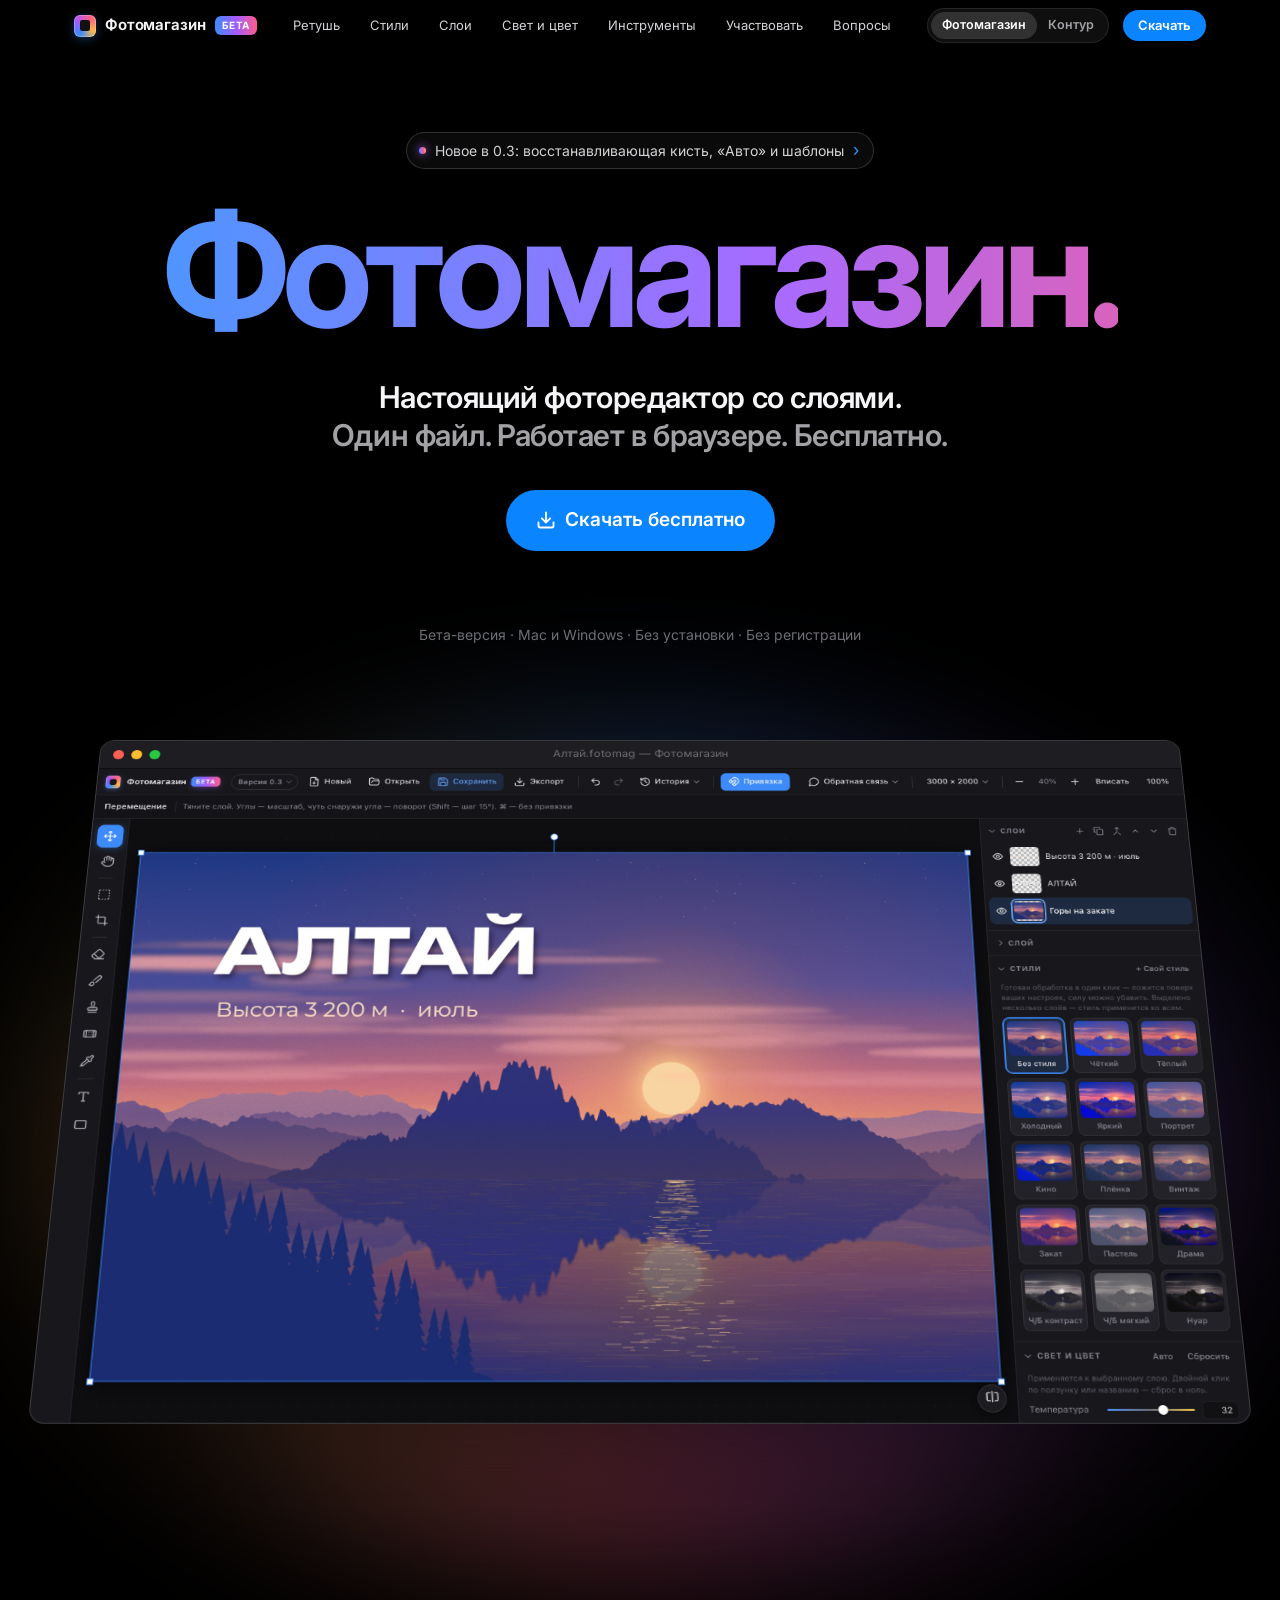
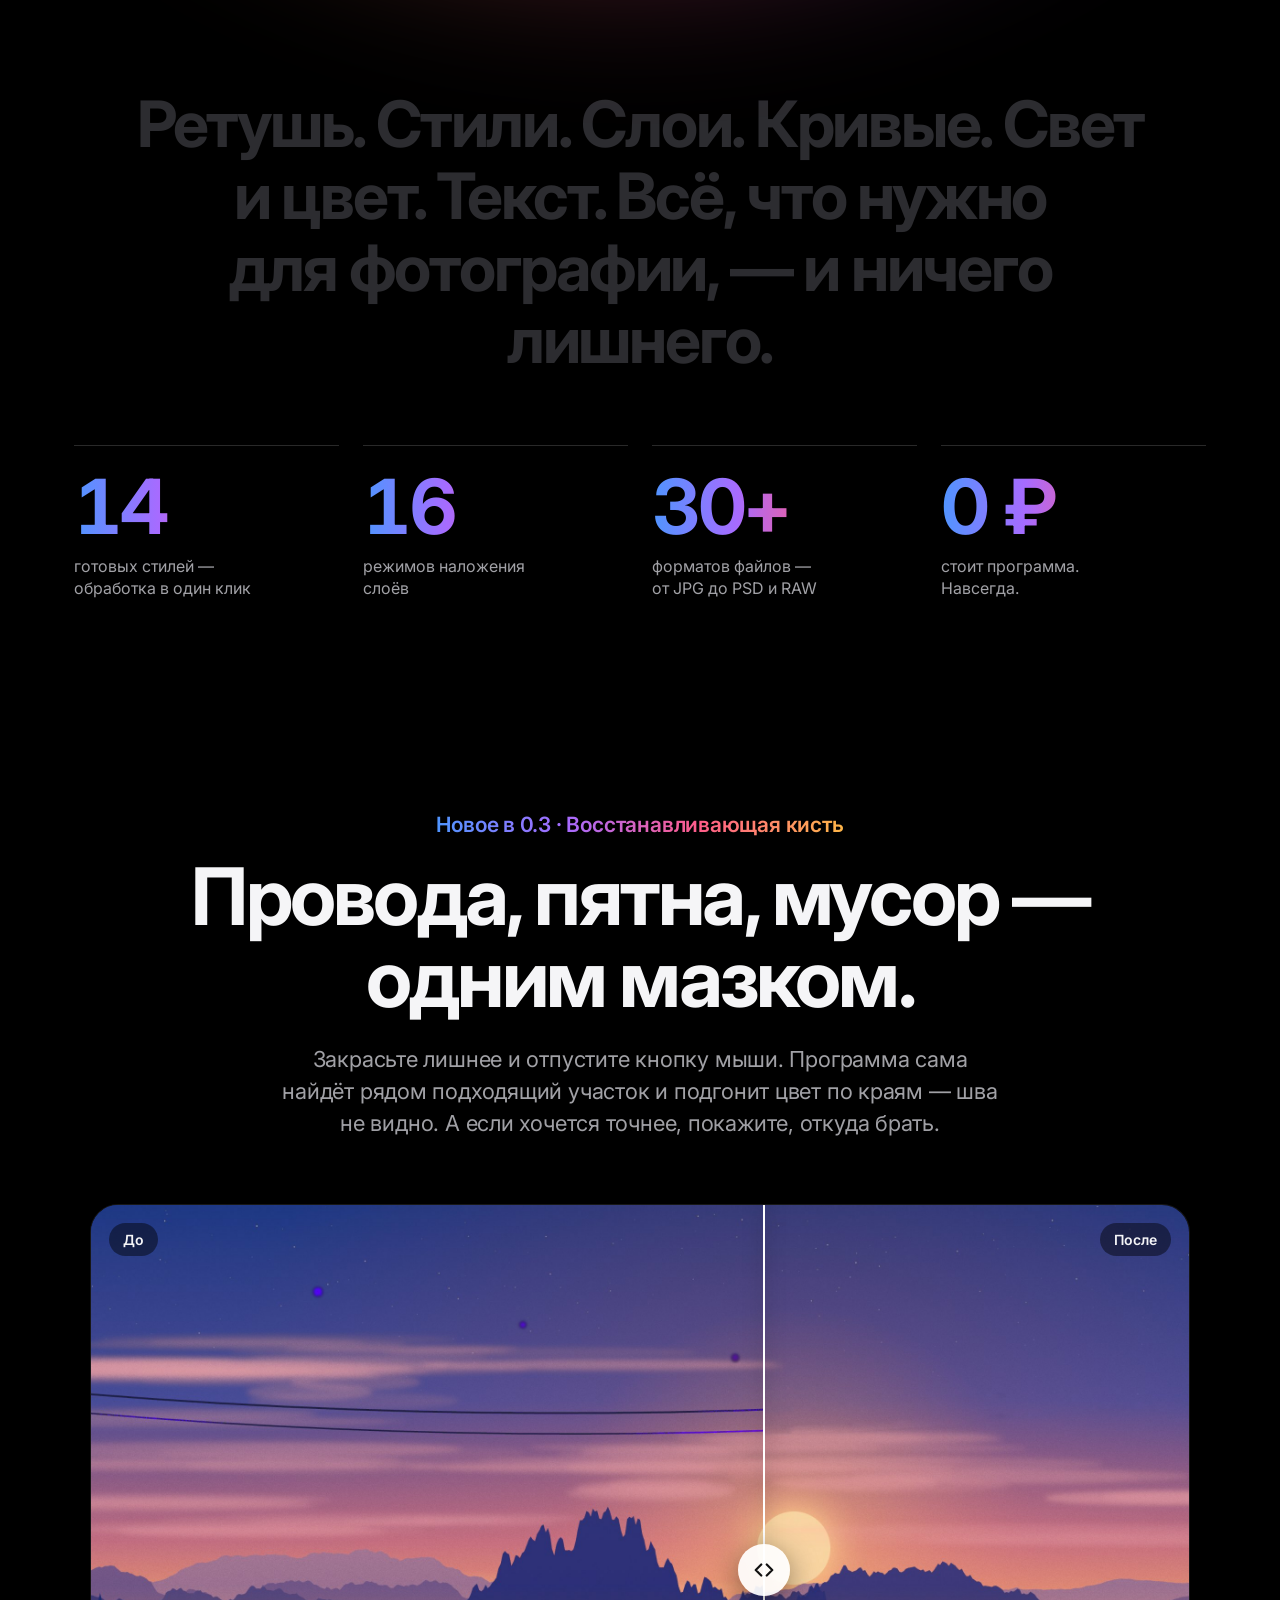
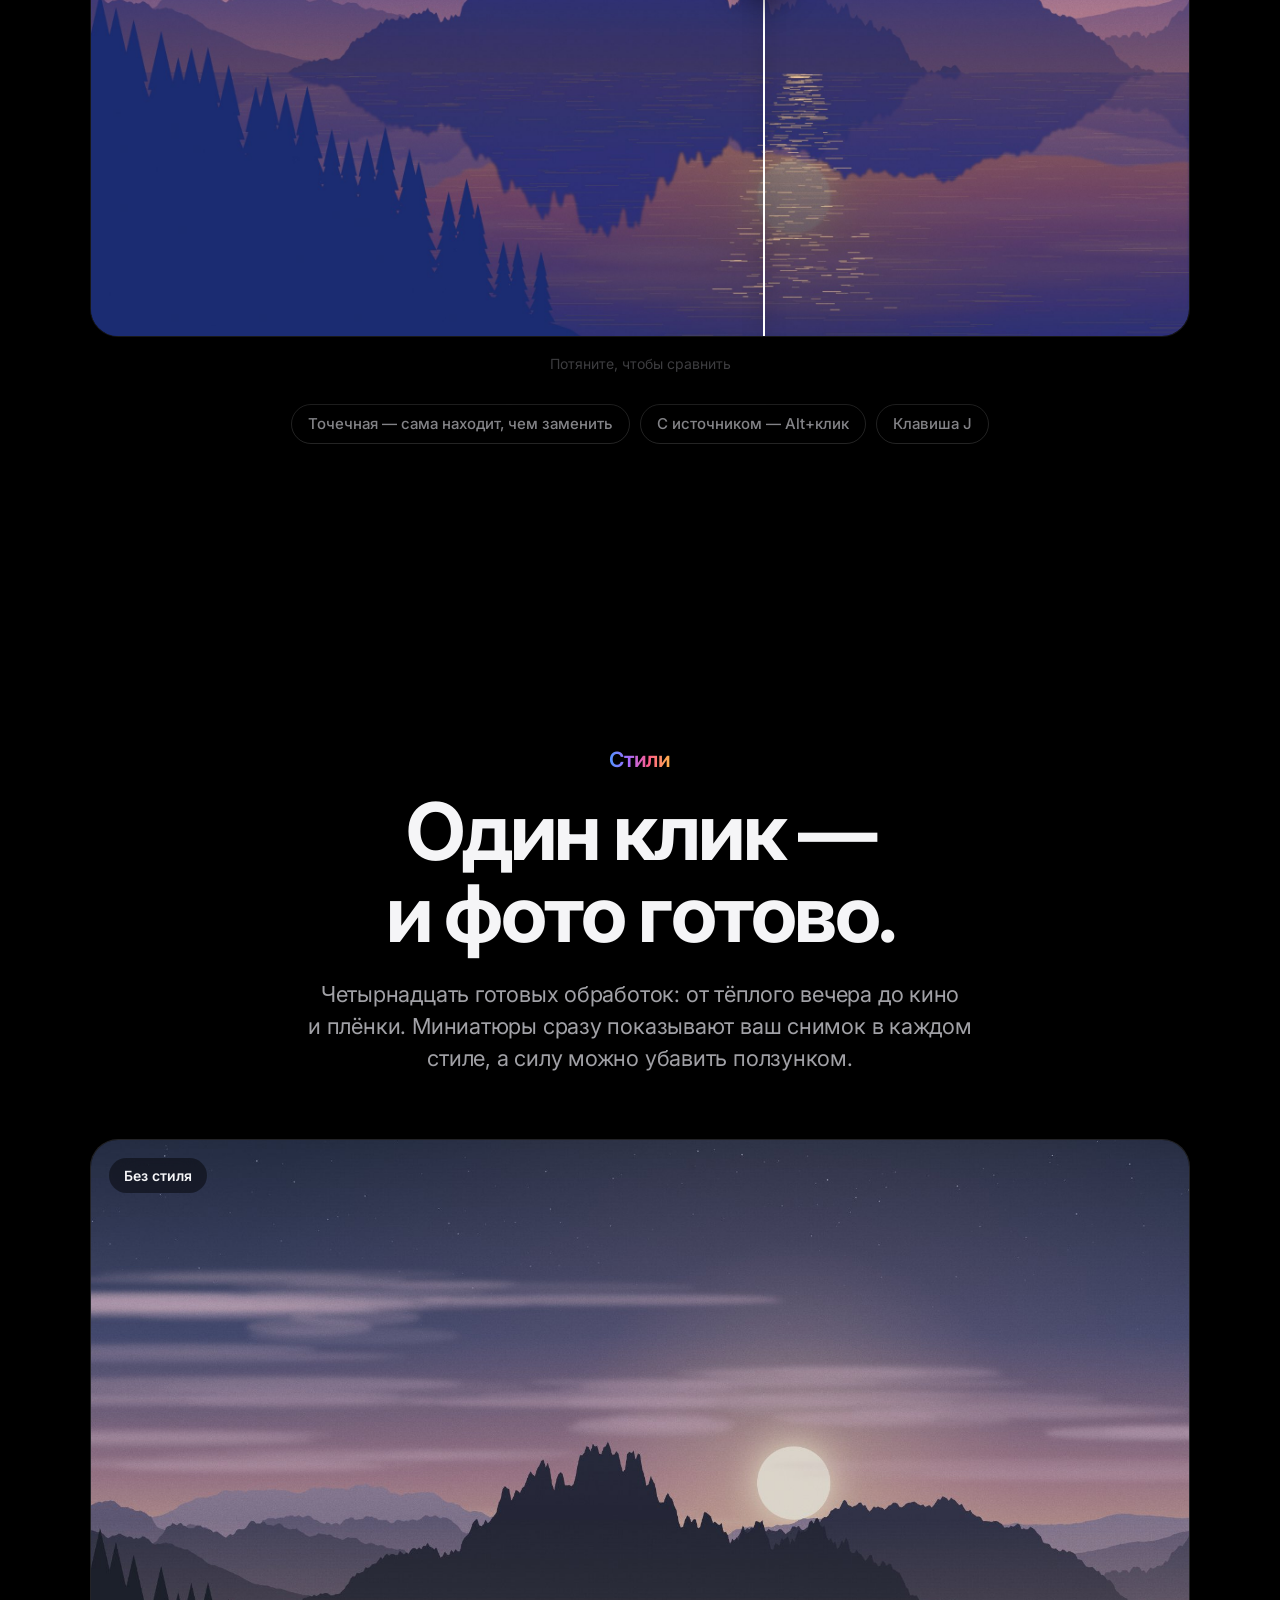
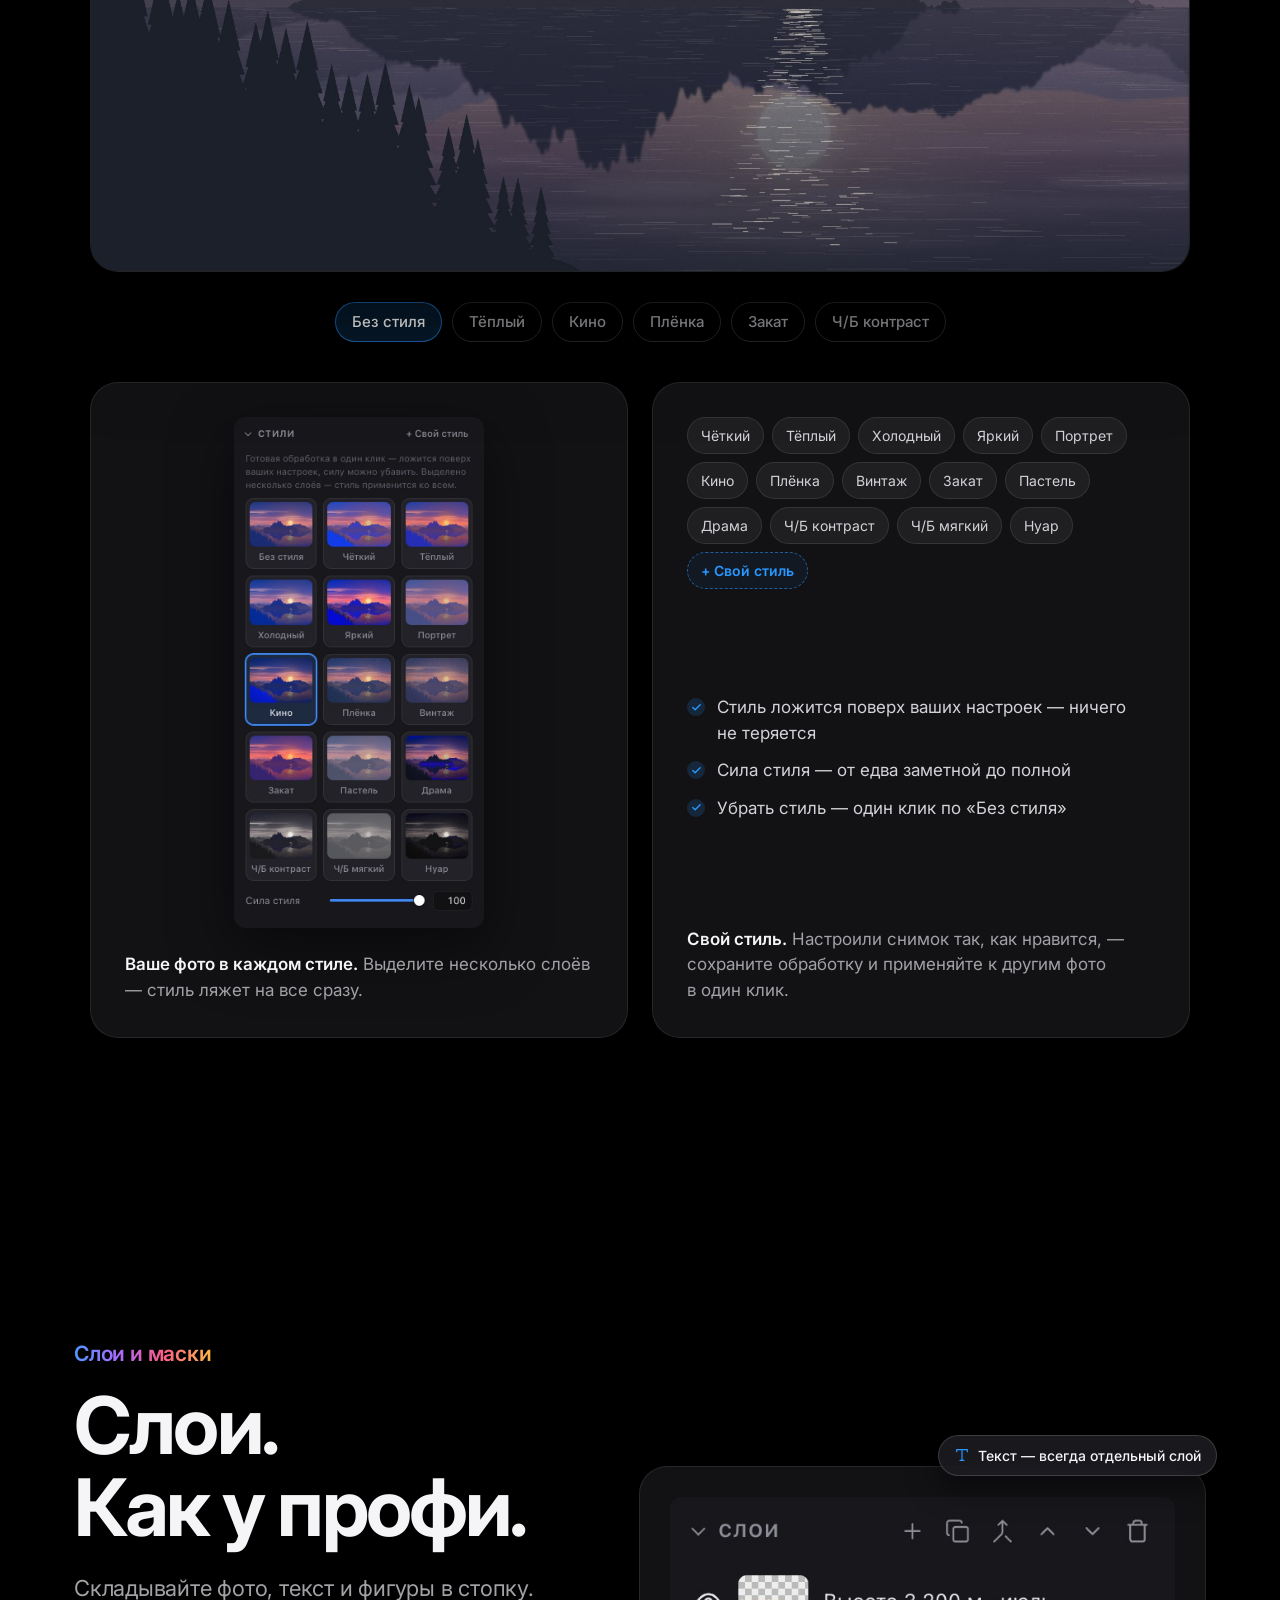
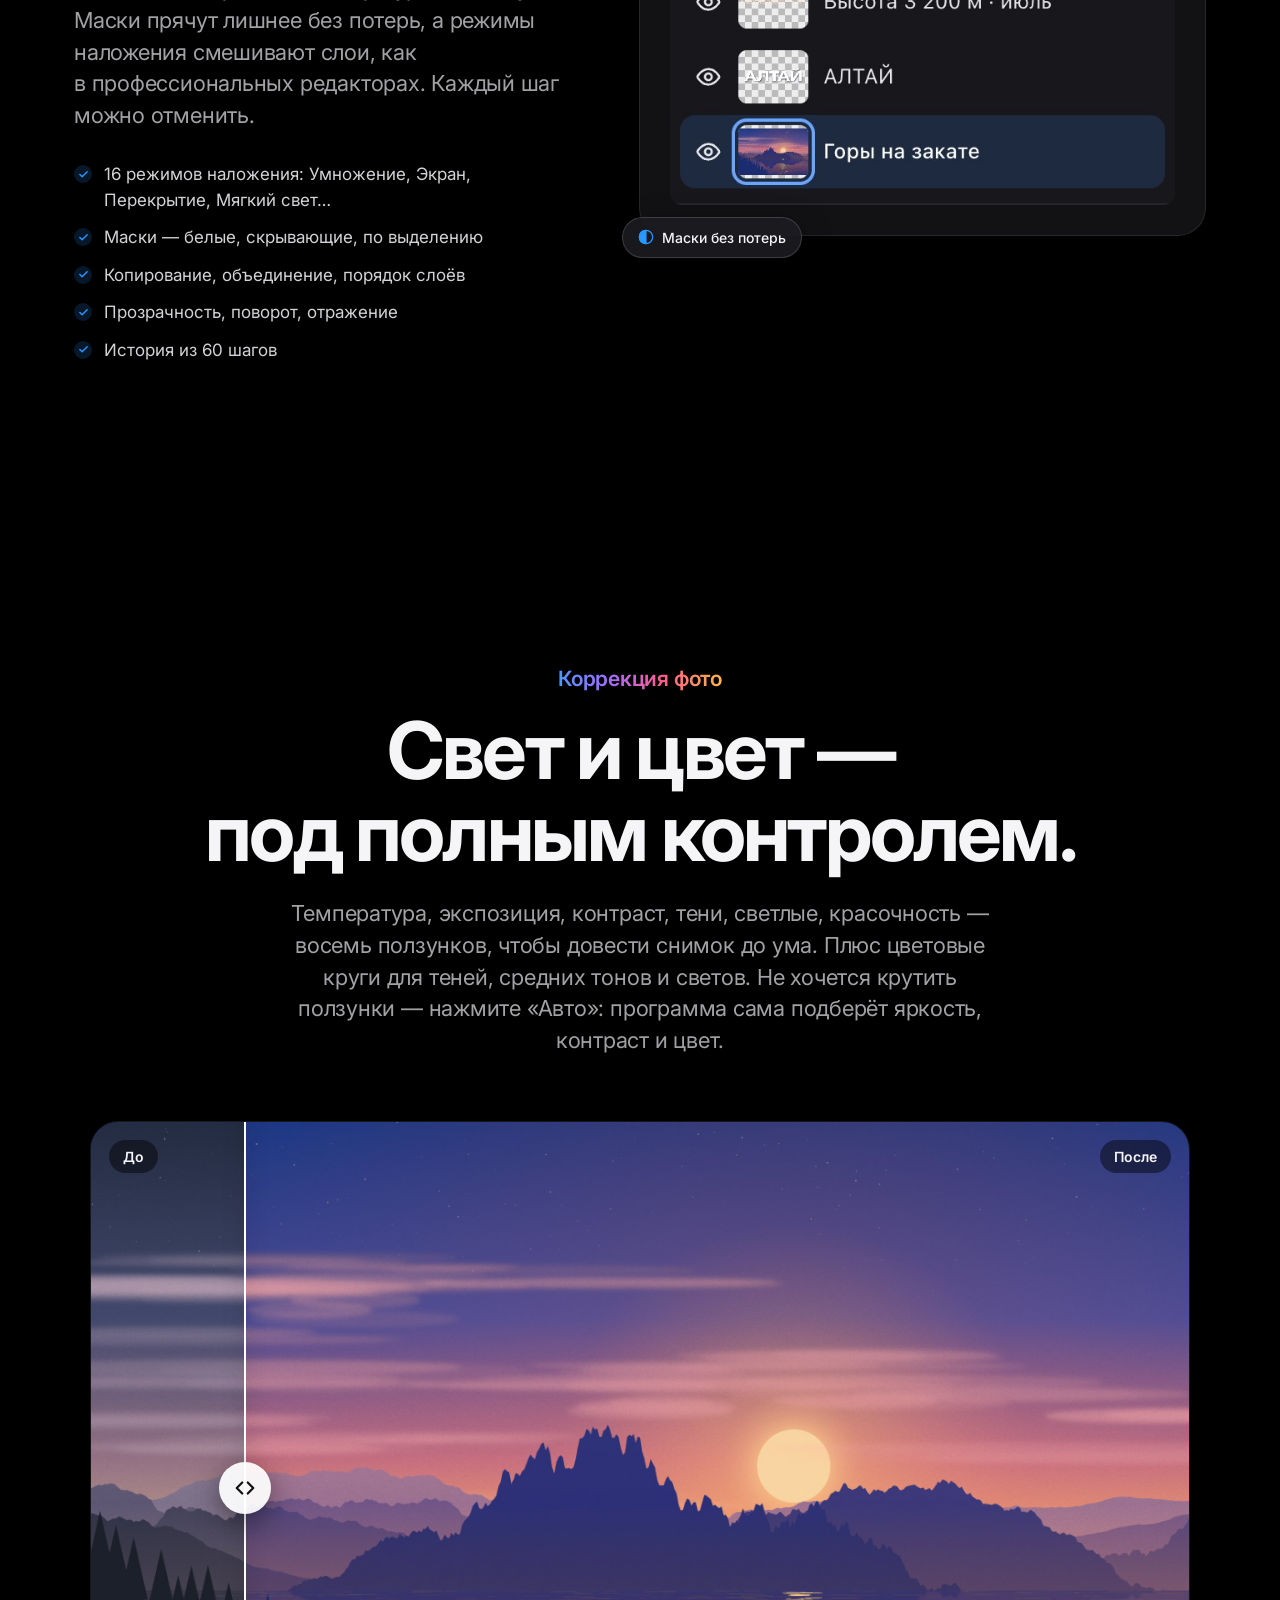
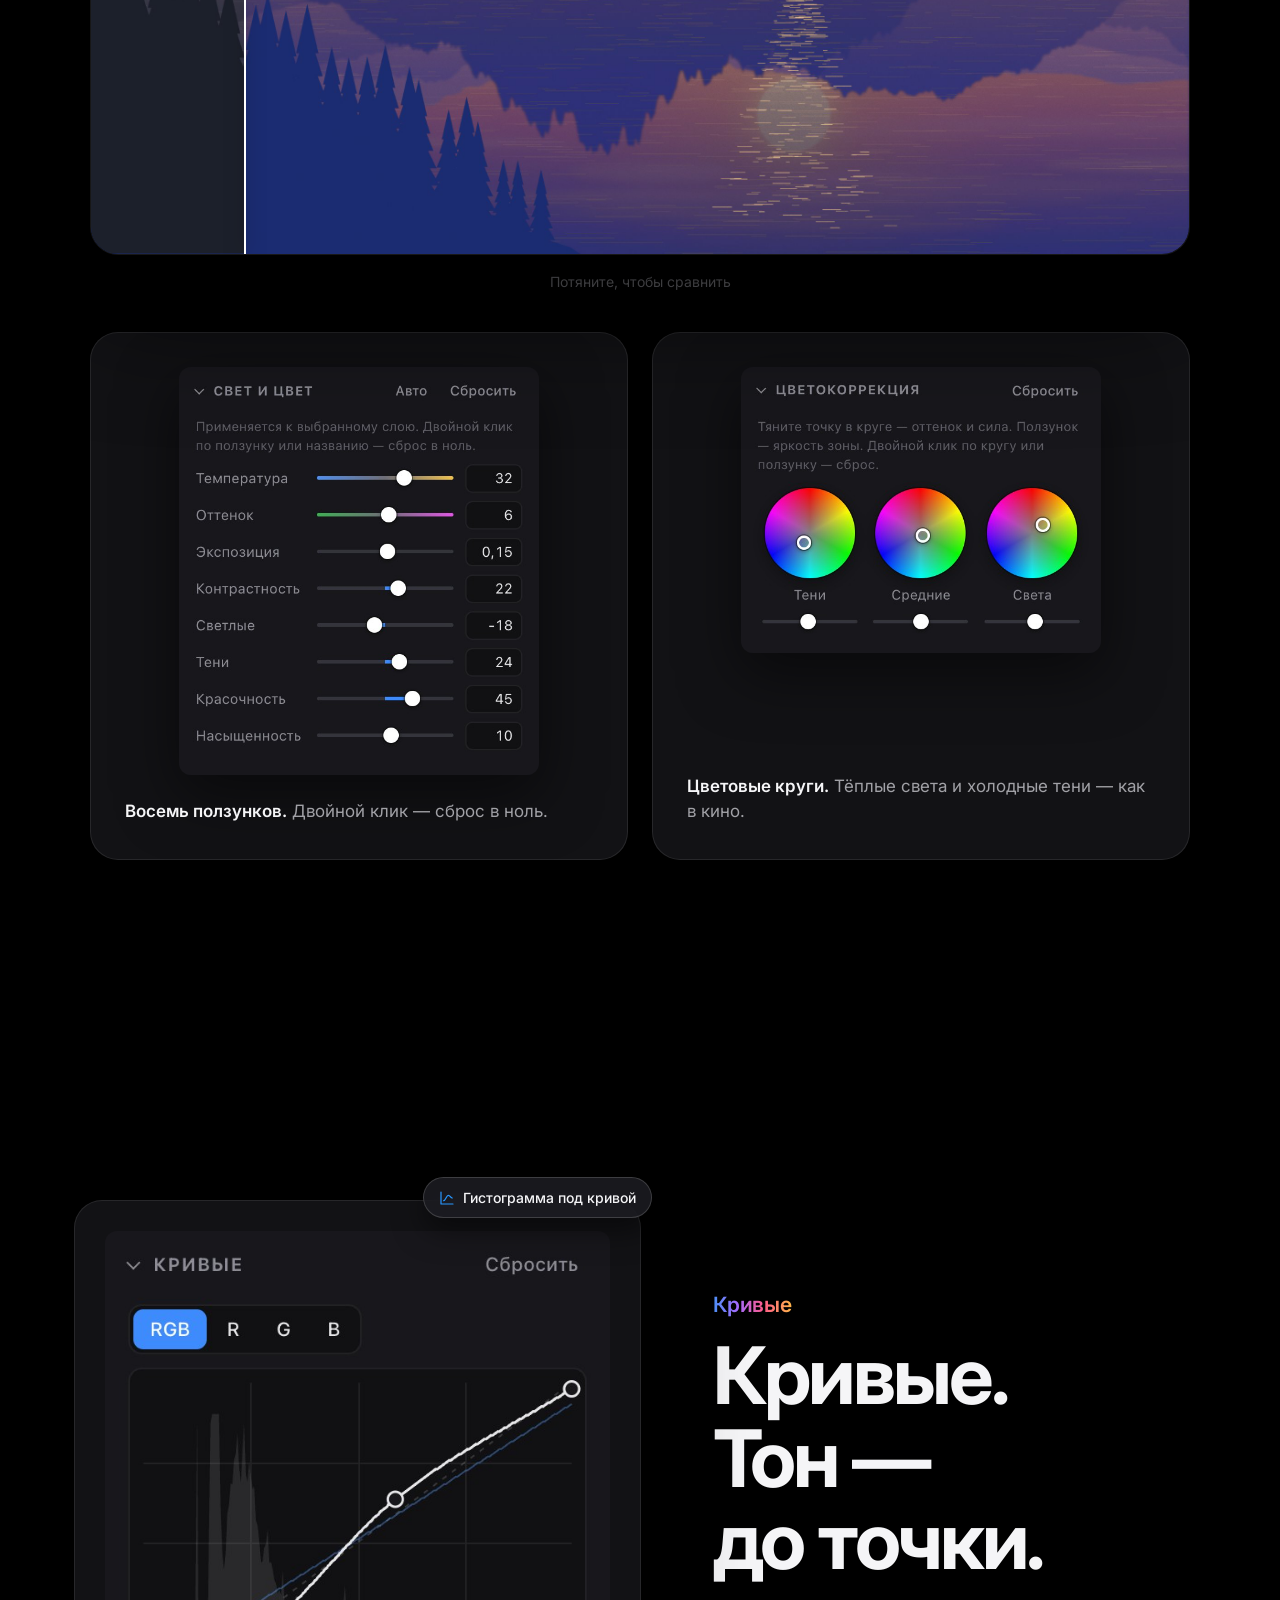
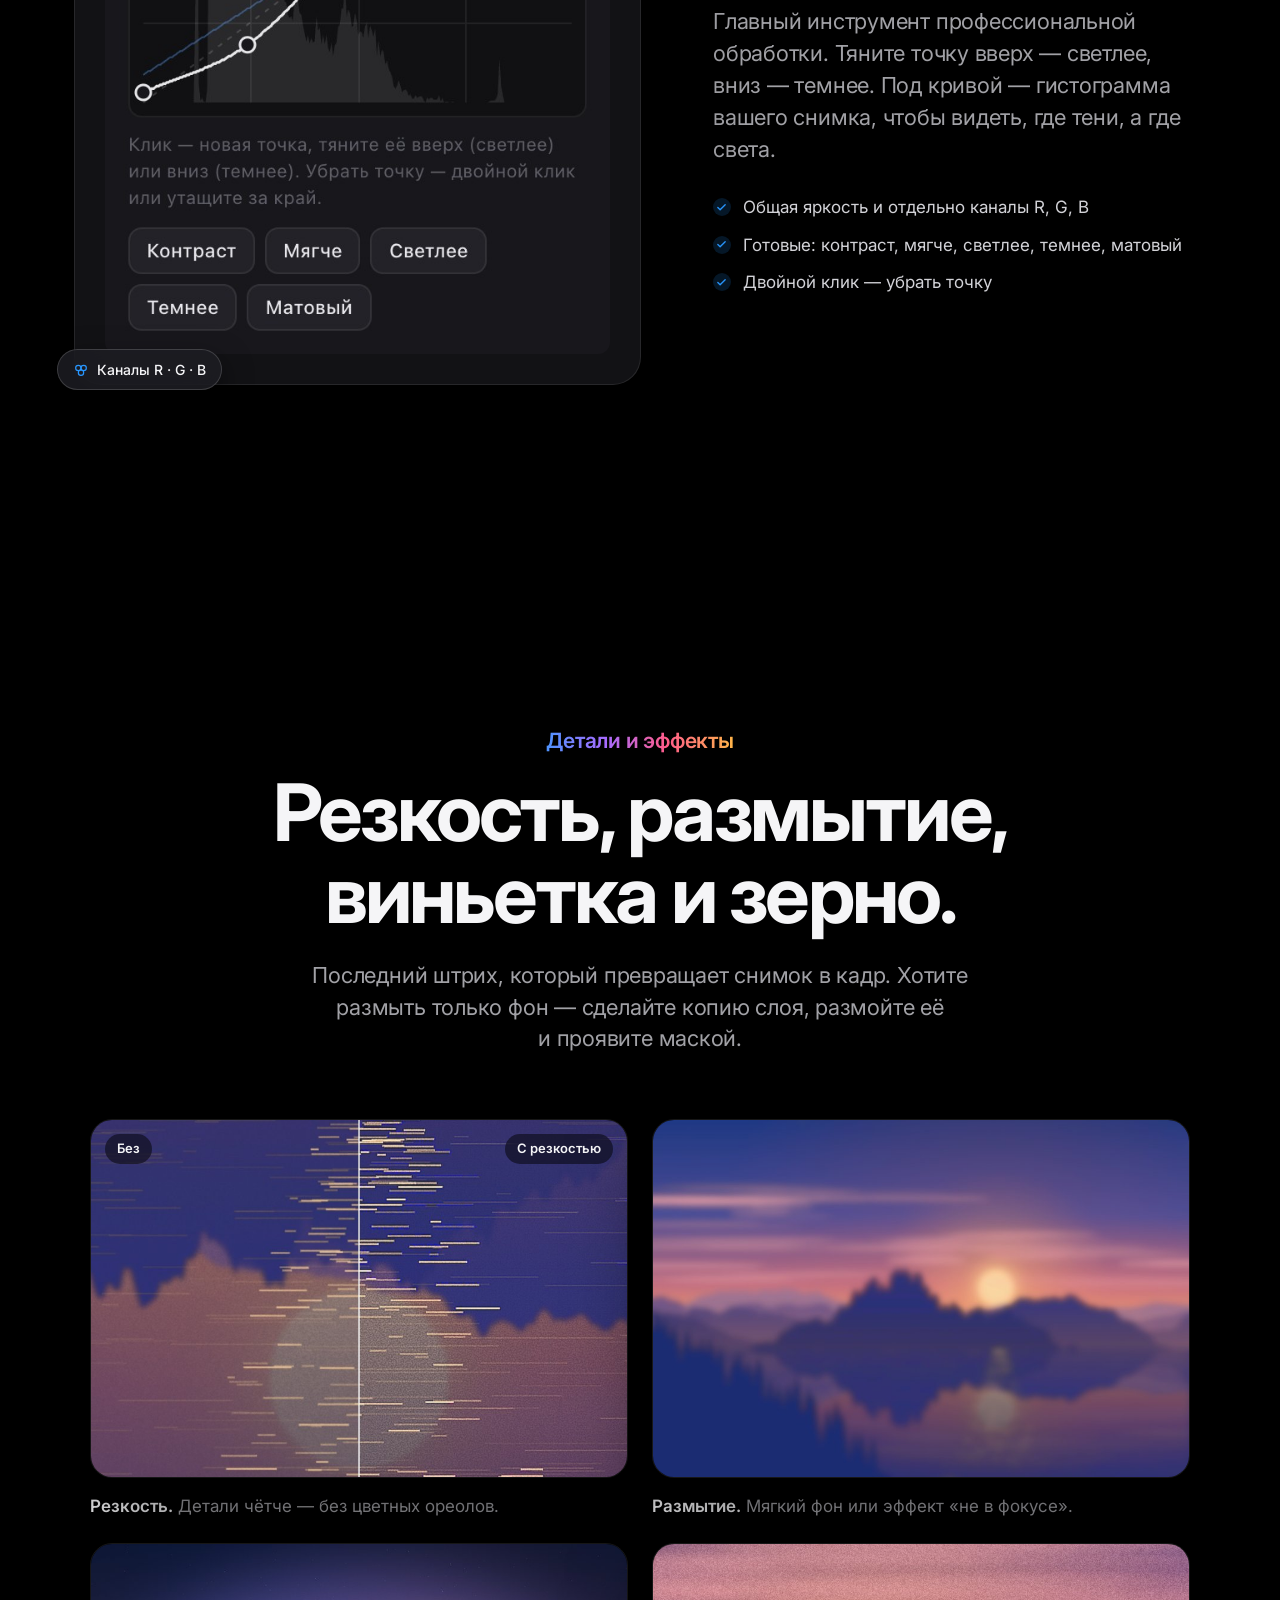
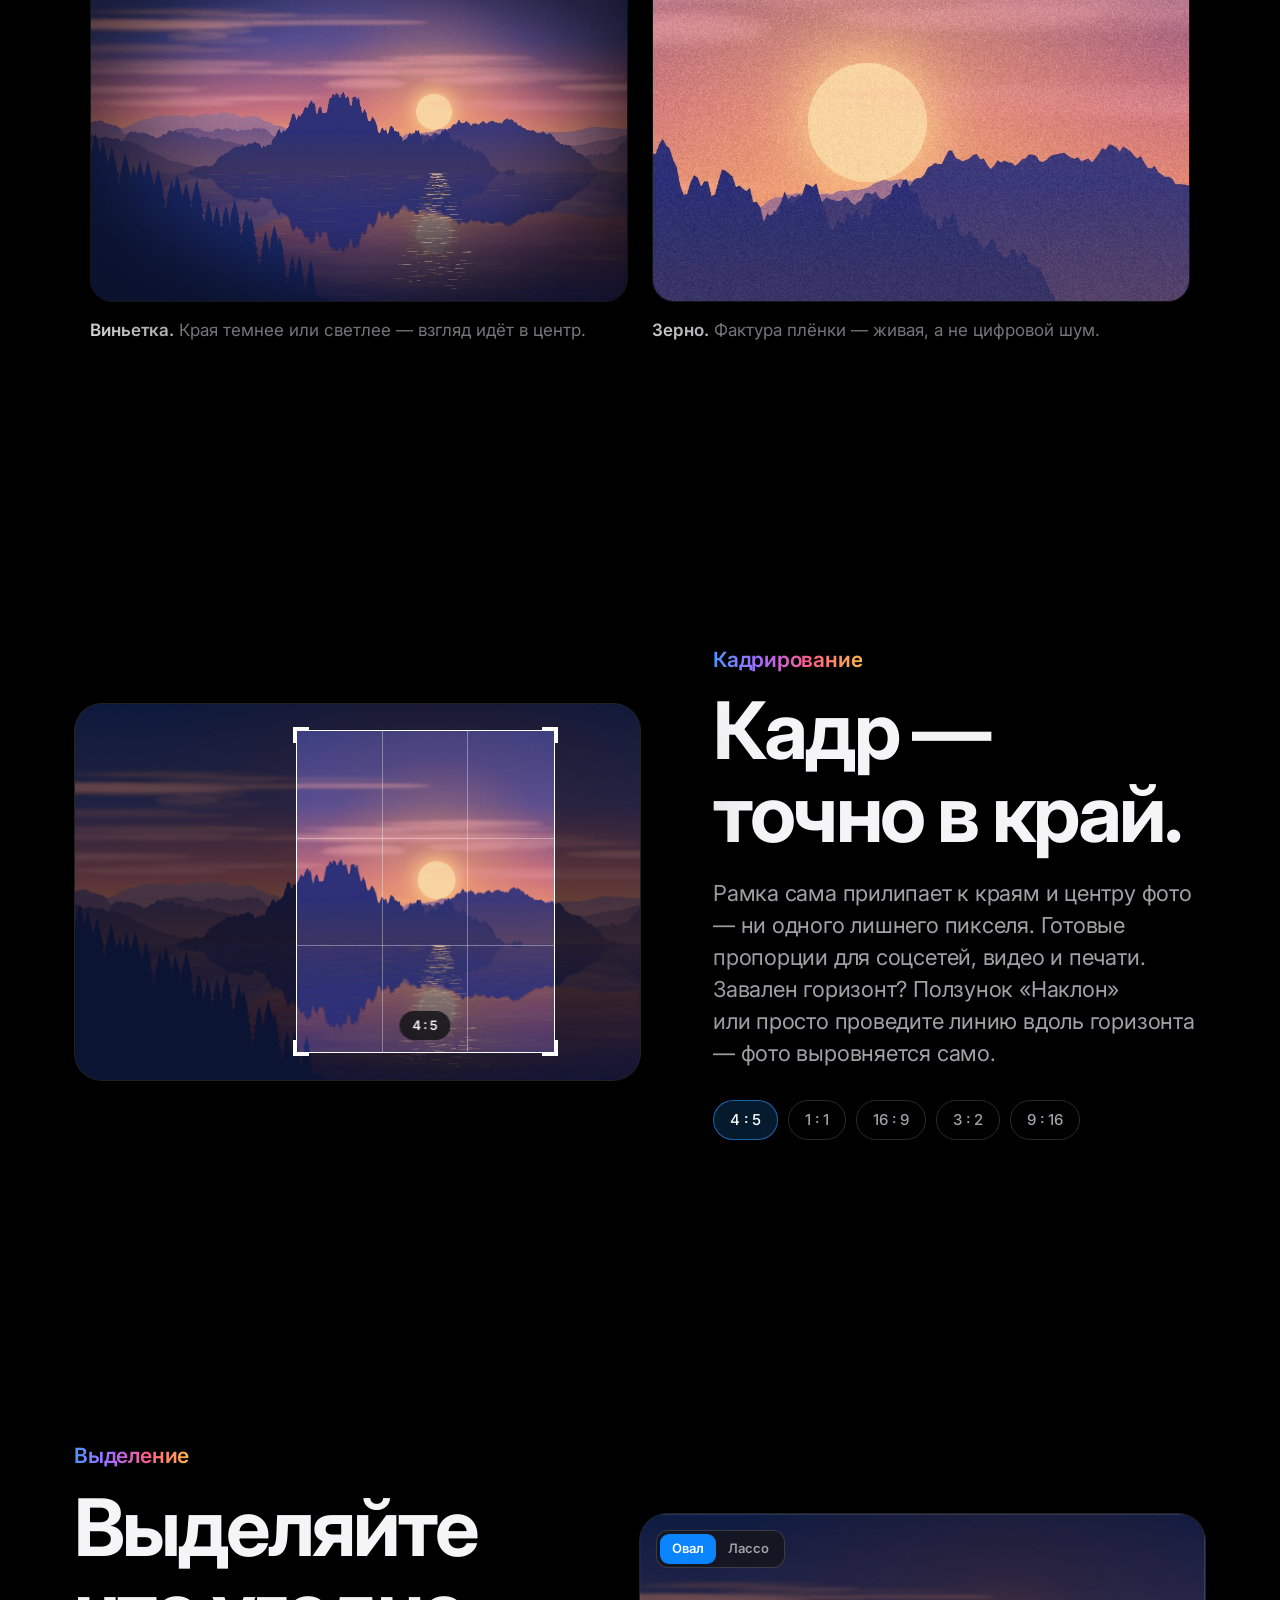
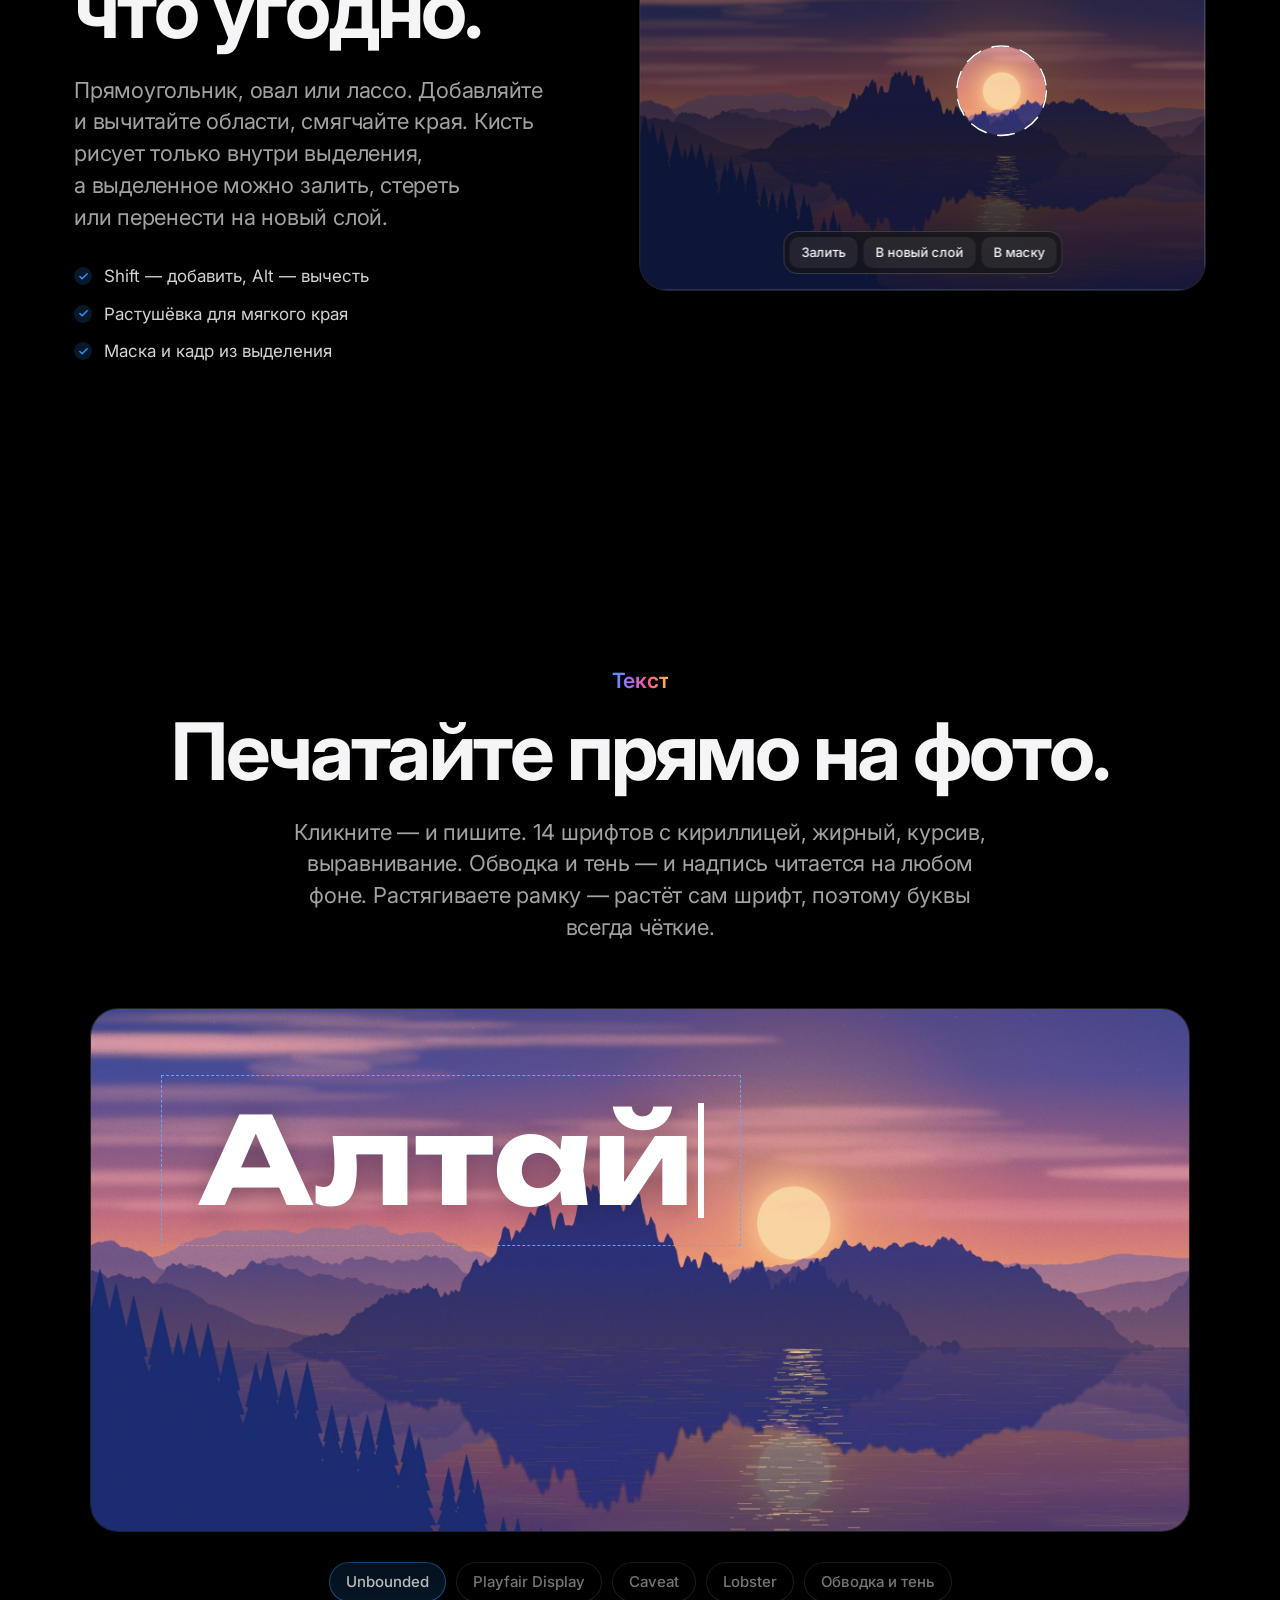
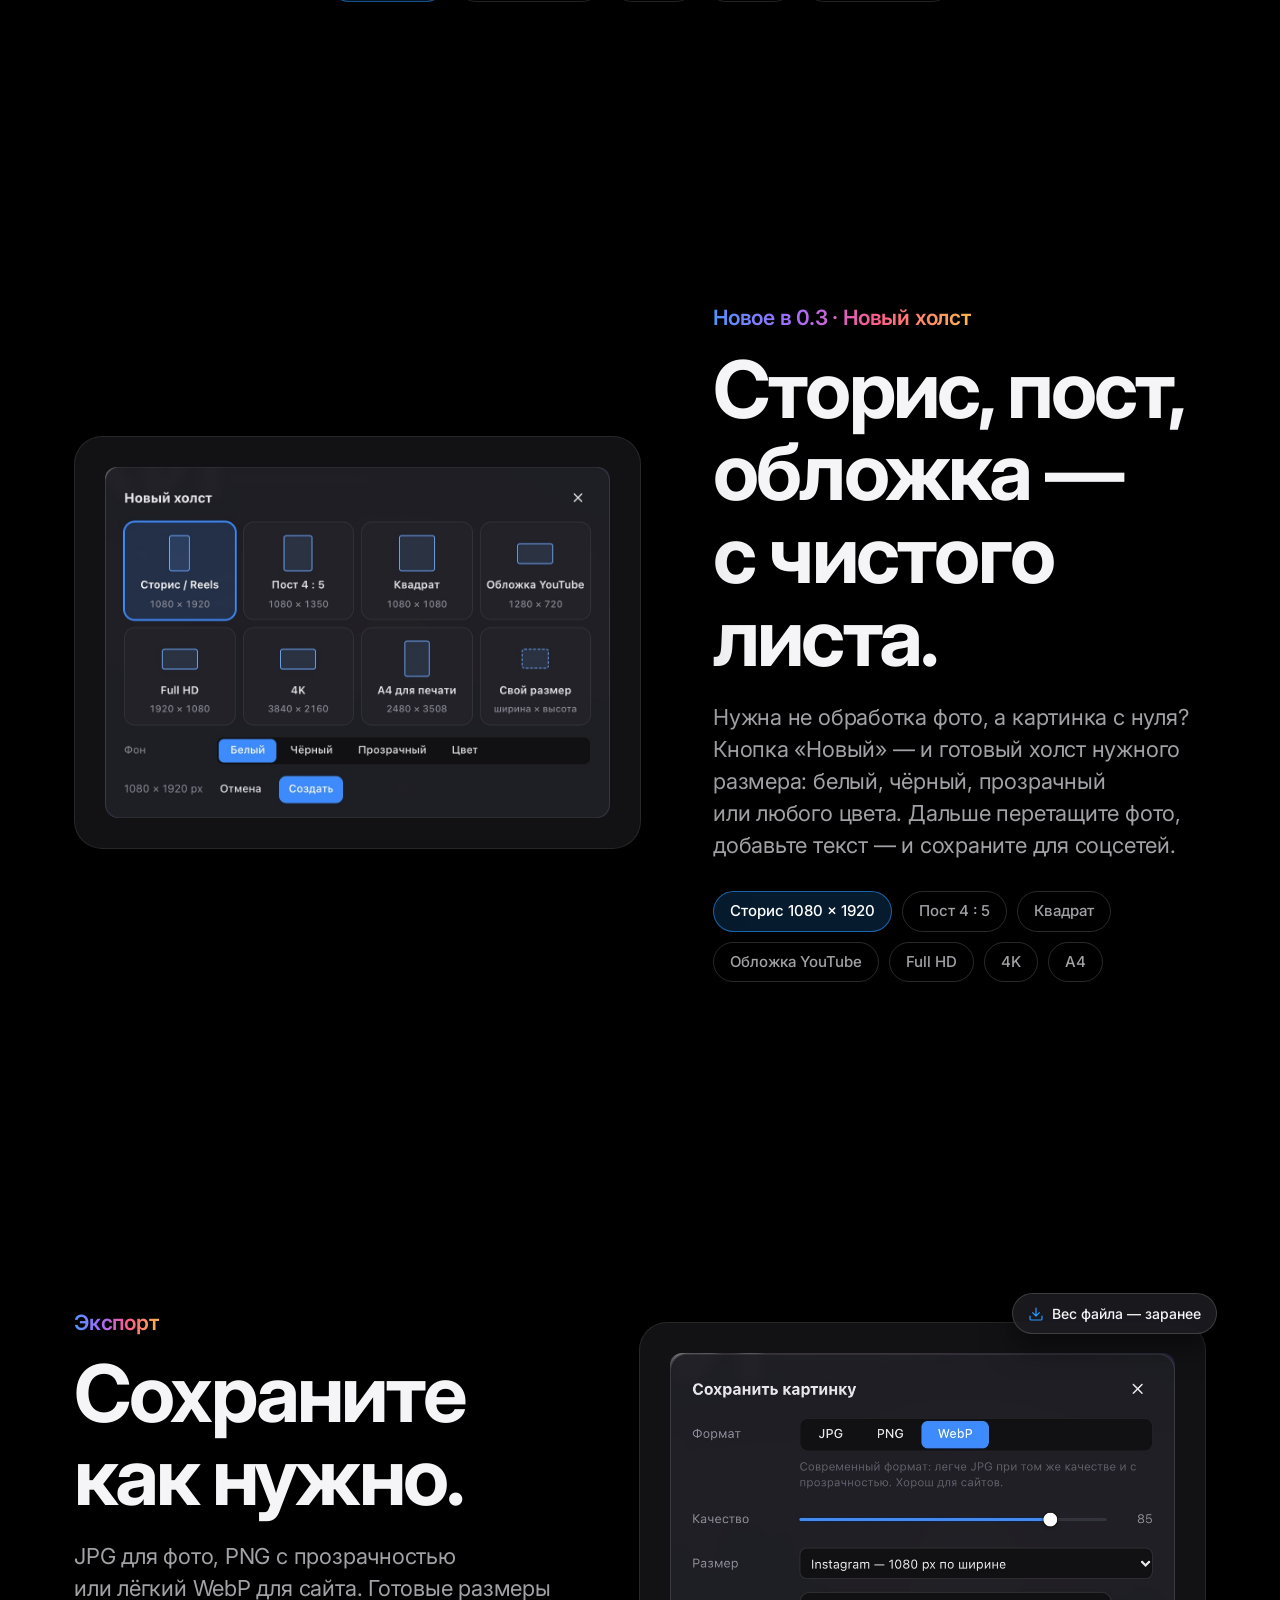
<file: index.html>
<!doctype html>
<html lang="ru">
<head>
<meta charset="utf-8">
<meta name="viewport" content="width=device-width, initial-scale=1">
<title>Фотомагазин — фоторедактор со слоями прямо в браузере</title>
<meta name="description" content="Бесплатный фоторедактор со слоями, ретушью, стилями в один клик, кривыми, коррекцией света и цвета, кадрированием, выделением и текстом. Один файл, работает в браузере — без установки и регистрации.">
<meta name="theme-color" content="#000000">
<meta property="og:type" content="website">
<meta property="og:title" content="Фотомагазин — фоторедактор со слоями">
<meta property="og:description" content="Стили в один клик, слои, кривые, свет и цвет, кадрирование и текст. Один файл, работает в браузере. Бесплатно.">
<meta property="og:image" content="assets/hero.jpg?v=5">
<link rel="icon" href="assets/icon.svg?v=5" type="image/svg+xml">
<link rel="preconnect" href="https://fonts.googleapis.com">
<link rel="preconnect" href="https://fonts.gstatic.com" crossorigin>
<link rel="stylesheet" href="https://fonts.googleapis.com/css2?family=Inter:wght@400;500;600;700;800&family=Unbounded:wght@700&family=Playfair+Display:ital,wght@1,700&family=Caveat:wght@700&family=Lobster&display=swap">
<link rel="stylesheet" href="style.css">
</head>
<body>

<!-- ========== навигация ========== -->
<nav class="nav" id="nav">
  <div class="nav-in">
    <a class="brand" href="#top"><i class="logo"></i><span class="bn">Фотомагазин</span><span class="beta">Бета</span></a>
    <div class="links">
      <a href="#retouch">Ретушь</a><a href="#styles">Стили</a><a href="#layers">Слои</a><a href="#raw">Свет и цвет</a><a href="#crop">Инструменты</a><a href="#together">Участвовать</a><a href="#faq">Вопросы</a>
    </div>
    <div class="nav-r">
      <div class="fam" aria-label="Программы"><a class="on" href="./" aria-current="page">Фотомагазин</a><a href="kontur/">Контур</a></div>
      <a class="btn btn-sm" href="https://github.com/fotomagazin/fotomagazin/releases/latest/download/fotomagazin.zip">Скачать</a>
    </div>
  </div>
</nav>

<!-- ========== первый экран ========== -->
<header class="hero" id="top">
  <div class="wrap hero-text">
    <a class="pill reveal" href="#retouch"><span class="dot"></span>Новое в&nbsp;0.3: восстанавливающая кисть, «Авто» и&nbsp;шаблоны<span class="arr">›</span></a>
    <h1 class="reveal" style="--d:.08s"><span class="grad">Фотомагазин.</span></h1>
    <p class="lead reveal" style="--d:.16s">Настоящий фоторедактор со&nbsp;слоями.<br><span>Один файл. Работает в&nbsp;браузере. Бесплатно.</span></p>
    <div class="cta reveal" style="--d:.24s">
      <a class="btn btn-lg" href="https://github.com/fotomagazin/fotomagazin/releases/latest/download/fotomagazin.zip">
        <svg viewBox="0 0 24 24"><path d="M21 15v4a2 2 0 0 1-2 2H5a2 2 0 0 1-2-2v-4M7 10l5 5 5-5M12 15V3"/></svg>Скачать бесплатно</a>
    </div>
    <p class="dl-count" hidden><svg viewBox="0 0 24 24"><path d="M21 15v4a2 2 0 0 1-2 2H5a2 2 0 0 1-2-2v-4M7 10l5 5 5-5M12 15V3"/></svg><b>0</b>&nbsp;<span>скачиваний</span></p>
    <p class="fine reveal" style="--d:.3s">Бета-версия · Mac и Windows · Без установки · Без регистрации</p>
  </div>
  <div class="hero-stage">
    <div class="glow" aria-hidden="true"></div>
    <div class="window" id="heroWin">
      <div class="bar"><i></i><i></i><i></i><span>Алтай.fotomag — Фотомагазин</span></div>
      <img src="assets/hero.jpg?v=5" width="3200" height="2000" alt="Окно Фотомагазина: пейзаж с горами на закате, текстовые слои и панель «Свет и цвет»">
    </div>
  </div>
</header>

<!-- ========== манифест ========== -->
<section class="statement wrap">
  <p id="statement">Ретушь. Стили. Слои. Кривые. Свет и&nbsp;цвет. Текст. Всё, что нужно для&nbsp;фотографии, — и&nbsp;ничего лишнего.</p>
</section>

<section class="stats wrap">
  <div class="stat reveal"><b data-count="14">0</b><span>готовых стилей —<br>обработка в&nbsp;один клик</span></div>
  <div class="stat reveal" style="--d:.08s"><b data-count="16">0</b><span>режимов наложения<br>слоёв</span></div>
  <div class="stat reveal" style="--d:.16s"><b data-count="30" data-suffix="+">0</b><span>форматов файлов —<br>от JPG до PSD и RAW</span></div>
  <div class="stat reveal" style="--d:.24s"><b data-count="0" data-suffix=" ₽">0 ₽</b><span>стоит программа.<br>Навсегда.</span></div>
</section>

<!-- ========== восстанавливающая кисть (новое в 0.3) ========== -->
<section class="feature center" id="retouch">
  <div class="wrap">
    <p class="eyebrow reveal">Новое в&nbsp;0.3 · Восстанавливающая кисть</p>
    <h2 class="reveal" style="--d:.05s">Провода, пятна, мусор —<br>одним мазком.</h2>
    <p class="body narrow reveal" style="--d:.1s">Закрасьте лишнее и&nbsp;отпустите кнопку мыши. Программа сама найдёт рядом подходящий участок и&nbsp;подгонит цвет по&nbsp;краям — шва не&nbsp;видно. А&nbsp;если хочется точнее, покажите, откуда брать.</p>
    <div class="ba reveal" id="baHeal" style="--d:.15s">
      <img src="assets/heal-after.jpg?v=5" width="2400" height="1600" alt="После: небо без проводов и пятен" loading="lazy">
      <div class="ba-before"><img src="assets/heal-before.jpg?v=5" width="2400" height="1600" alt="До: провода и пятна на небе" loading="lazy"></div>
      <div class="ba-line"><span class="knob"><svg viewBox="0 0 24 24"><path d="m9 6-6 6 6 6M15 6l6 6-6 6"/></svg></span></div>
      <span class="ba-lbl l">До</span><span class="ba-lbl r">После</span>
      <input class="ba-range" type="range" min="0" max="100" value="50" aria-label="Сравнить до и после">
    </div>
    <p class="hint reveal">Потяните, чтобы сравнить</p>
    <div class="chips st-chips reveal"><span>Точечная — сама находит, чем заменить</span><span>С&nbsp;источником — Alt+клик</span><span>Клавиша J</span></div>
  </div>
</section>

<!-- ========== стили (новое в 0.2) ========== -->
<section class="feature center" id="styles">
  <div class="wrap">
    <p class="eyebrow reveal">Стили</p>
    <h2 class="reveal" style="--d:.05s">Один клик —<br>и&nbsp;фото готово.</h2>
    <p class="body narrow reveal" style="--d:.1s">Четырнадцать готовых обработок: от&nbsp;тёплого вечера до&nbsp;кино и&nbsp;плёнки. Миниатюры сразу показывают ваш снимок в&nbsp;каждом стиле, а&nbsp;силу можно убавить ползунком.</p>
    <div class="demo st-demo reveal" id="stDemo" style="--d:.15s">
      <img class="on" src="assets/st-none.jpg?v=5" width="1800" height="1200" alt="Исходное фото: блёклый пейзаж с горами" loading="lazy">
      <img src="assets/st-warm.jpg?v=5" width="1800" height="1200" alt="Стиль «Тёплый»" loading="lazy">
      <img src="assets/st-cinema.jpg?v=5" width="1800" height="1200" alt="Стиль «Кино»" loading="lazy">
      <img src="assets/st-film.jpg?v=5" width="1800" height="1200" alt="Стиль «Плёнка»" loading="lazy">
      <img src="assets/st-sunset.jpg?v=5" width="1800" height="1200" alt="Стиль «Закат»" loading="lazy">
      <img src="assets/st-bw.jpg?v=5" width="1800" height="1200" alt="Стиль «Ч/Б контраст»" loading="lazy">
      <span class="st-name" id="stName">Без стиля</span>
    </div>
    <div class="chips st-chips reveal" id="stChips"><button>Без стиля</button><button>Тёплый</button><button>Кино</button><button>Плёнка</button><button>Закат</button><button>Ч/Б контраст</button></div>
    <div class="duo">
      <figure class="card reveal"><img src="assets/styles.jpg?v=5" width="606" height="1238" alt="Панель «Стили»: плитки с миниатюрами фото в каждом стиле и ползунок силы" loading="lazy">
        <figcaption><b>Ваше фото в&nbsp;каждом стиле.</b> Выделите несколько слоёв — стиль ляжет на&nbsp;все сразу.</figcaption></figure>
      <figure class="card reveal st-list" style="--d:.1s">
        <div class="names"><span>Чёткий</span><span>Тёплый</span><span>Холодный</span><span>Яркий</span><span>Портрет</span><span>Кино</span><span>Плёнка</span><span>Винтаж</span><span>Закат</span><span>Пастель</span><span>Драма</span><span>Ч/Б контраст</span><span>Ч/Б мягкий</span><span>Нуар</span><span class="mine">+ Свой стиль</span></div>
        <ul class="checks">
          <li>Стиль ложится поверх ваших настроек — ничего не&nbsp;теряется</li>
          <li>Сила стиля — от&nbsp;едва заметной до&nbsp;полной</li>
          <li>Убрать стиль — один клик по&nbsp;«Без стиля»</li>
        </ul>
        <figcaption><b>Свой стиль.</b> Настроили снимок так, как нравится, — сохраните обработку и&nbsp;применяйте к&nbsp;другим фото в&nbsp;один клик.</figcaption></figure>
    </div>
  </div>
</section>

<!-- ========== слои ========== -->
<section class="feature" id="layers">
  <div class="wrap grid2">
    <div class="copy">
      <p class="eyebrow reveal">Слои и маски</p>
      <h2 class="reveal" style="--d:.05s">Слои.<br>Как у&nbsp;профи.</h2>
      <p class="body reveal" style="--d:.1s">Складывайте фото, текст и&nbsp;фигуры в&nbsp;стопку. Маски прячут лишнее без&nbsp;потерь, а&nbsp;режимы наложения смешивают слои, как в&nbsp;профессиональных редакторах. Каждый шаг можно отменить.</p>
      <ul class="checks reveal" style="--d:.15s">
        <li>16 режимов наложения: Умножение, Экран, Перекрытие, Мягкий свет…</li>
        <li>Маски — белые, скрывающие, по&nbsp;выделению</li>
        <li>Копирование, объединение, порядок слоёв</li>
        <li>Прозрачность, поворот, отражение</li>
        <li>История из&nbsp;60 шагов</li>
      </ul>
    </div>
    <div class="shot-stack reveal" style="--d:.1s">
      <div class="card zoom"><img src="assets/layers.jpg?v=5" width="606" height="370" alt="Панель слоёв: текстовые слои и фото" loading="lazy"></div>
      <div class="tag t1"><svg viewBox="0 0 24 24"><path d="M4 7V4h16v3M9 20h6M12 4v16"/></svg>Текст — всегда отдельный слой</div>
      <div class="tag t2"><svg viewBox="0 0 24 24"><circle cx="12" cy="12" r="10"/><path d="M12 2a10 10 0 0 0 0 20z" fill="currentColor"/></svg>Маски без потерь</div>
    </div>
  </div>
</section>

<!-- ========== свет и цвет ========== -->
<section class="feature center" id="raw">
  <div class="wrap">
    <p class="eyebrow reveal">Коррекция фото</p>
    <h2 class="reveal" style="--d:.05s">Свет и&nbsp;цвет —<br>под&nbsp;полным контролем.</h2>
    <p class="body narrow reveal" style="--d:.1s">Температура, экспозиция, контраст, тени, светлые, красочность — восемь ползунков, чтобы довести снимок до&nbsp;ума. Плюс цветовые круги для&nbsp;теней, средних тонов и&nbsp;светов. Не&nbsp;хочется крутить ползунки — нажмите «Авто»: программа сама подберёт яркость, контраст и&nbsp;цвет.</p>
    <div class="ba reveal" id="ba" style="--d:.15s">
      <img src="assets/after.jpg?v=5" width="2400" height="1600" alt="После обработки: тёплый яркий закат" loading="lazy">
      <div class="ba-before"><img src="assets/before.jpg?v=5" width="2400" height="1600" alt="До обработки: блёклый холодный снимок" loading="lazy"></div>
      <div class="ba-line"><span class="knob"><svg viewBox="0 0 24 24"><path d="m9 6-6 6 6 6M15 6l6 6-6 6"/></svg></span></div>
      <span class="ba-lbl l">До</span><span class="ba-lbl r">После</span>
      <input class="ba-range" type="range" min="0" max="100" value="50" aria-label="Сравнить до и после">
    </div>
    <p class="hint reveal">Потяните, чтобы сравнить</p>
    <div class="duo">
      <figure class="card reveal"><img src="assets/raw.jpg?v=5" width="606" height="688" alt="Ползунки панели «Свет и цвет»" loading="lazy">
        <figcaption><b>Восемь ползунков.</b> Двойной клик — сброс в&nbsp;ноль.</figcaption></figure>
      <figure class="card reveal" style="--d:.1s"><img src="assets/wheels.jpg?v=5" width="606" height="482" alt="Цветовые круги: тени, средние, света" loading="lazy">
        <figcaption><b>Цветовые круги.</b> Тёплые света и&nbsp;холодные тени — как в&nbsp;кино.</figcaption></figure>
    </div>
  </div>
</section>

<!-- ========== кривые (новое в 0.2) ========== -->
<section class="feature" id="curves">
  <div class="wrap grid2 rev">
    <div class="copy">
      <p class="eyebrow reveal">Кривые</p>
      <h2 class="reveal" style="--d:.05s">Кривые.<br>Тон — до&nbsp;точки.</h2>
      <p class="body reveal" style="--d:.1s">Главный инструмент профессиональной обработки. Тяните точку вверх — светлее, вниз — темнее. Под&nbsp;кривой — гистограмма вашего снимка, чтобы видеть, где тени, а&nbsp;где света.</p>
      <ul class="checks reveal" style="--d:.15s">
        <li>Общая яркость и&nbsp;отдельно каналы R, G, B</li>
        <li>Готовые: контраст, мягче, светлее, темнее, матовый</li>
        <li>Двойной клик — убрать точку</li>
      </ul>
    </div>
    <div class="shot-stack reveal" style="--d:.1s">
      <div class="card zoom"><img src="assets/curves.jpg?v=5" width="606" height="868" alt="Панель «Кривые»: S-образная кривая поверх гистограммы, каналы RGB, R, G, B" loading="lazy"></div>
      <div class="tag t1"><svg viewBox="0 0 24 24"><path d="M3 3v18h18"/><path d="M7 16c3 0 4-8 7-8s3 4 6 4"/></svg>Гистограмма под кривой</div>
      <div class="tag t2"><svg viewBox="0 0 24 24"><circle cx="8" cy="9" r="4"/><circle cx="16" cy="9" r="4"/><circle cx="12" cy="16" r="4"/></svg>Каналы R · G · B</div>
    </div>
  </div>
</section>

<!-- ========== детали и эффекты (новое в 0.2) ========== -->
<section class="feature center" id="fx">
  <div class="wrap">
    <p class="eyebrow reveal">Детали и&nbsp;эффекты</p>
    <h2 class="reveal" style="--d:.05s">Резкость, размытие,<br>виньетка и&nbsp;зерно.</h2>
    <p class="body narrow reveal" style="--d:.1s">Последний штрих, который превращает снимок в&nbsp;кадр. Хотите размыть только фон — сделайте копию слоя, размойте её и&nbsp;проявите маской.</p>
    <div class="fx-grid">
      <figure class="reveal"><div class="fx-img split"><img src="assets/fx-sp.jpg?v=5" width="900" height="600" alt="Резкость: слева без неё, справа с ней" loading="lazy"><span class="l">Без</span><span class="r">С&nbsp;резкостью</span></div>
        <figcaption><b>Резкость.</b> Детали чётче — без цветных ореолов.</figcaption></figure>
      <figure class="reveal" style="--d:.08s"><div class="fx-img"><img src="assets/fx-bl.jpg?v=5" width="900" height="600" alt="Размытие всего снимка" loading="lazy"></div>
        <figcaption><b>Размытие.</b> Мягкий фон или&nbsp;эффект «не&nbsp;в&nbsp;фокусе».</figcaption></figure>
      <figure class="reveal"><div class="fx-img"><img src="assets/fx-vg.jpg?v=5" width="900" height="600" alt="Виньетка: края снимка затемнены" loading="lazy"></div>
        <figcaption><b>Виньетка.</b> Края темнее или&nbsp;светлее — взгляд идёт в&nbsp;центр.</figcaption></figure>
      <figure class="reveal" style="--d:.08s"><div class="fx-img"><img src="assets/fx-gr.jpg?v=5" width="900" height="600" alt="Зерно плёнки крупным планом" loading="lazy"></div>
        <figcaption><b>Зерно.</b> Фактура плёнки — живая, а&nbsp;не&nbsp;цифровой шум.</figcaption></figure>
    </div>
  </div>
</section>

<!-- ========== кадрирование ========== -->
<section class="feature" id="crop">
  <div class="wrap grid2 rev">
    <div class="copy">
      <p class="eyebrow reveal">Кадрирование</p>
      <h2 class="reveal" style="--d:.05s">Кадр —<br>точно в&nbsp;край.</h2>
      <p class="body reveal" style="--d:.1s">Рамка сама прилипает к&nbsp;краям и&nbsp;центру фото — ни&nbsp;одного лишнего пикселя. Готовые пропорции для&nbsp;соцсетей, видео и&nbsp;печати. Завален горизонт? Ползунок «Наклон» или&nbsp;просто проведите линию вдоль горизонта — фото выровняется само.</p>
      <div class="chips reveal" style="--d:.15s" id="ratioChips"><span>4 : 5</span><span>1 : 1</span><span>16 : 9</span><span>3 : 2</span><span>9 : 16</span></div>
    </div>
    <div class="demo crop-demo reveal" id="cropDemo" style="--d:.1s">
      <img src="assets/after.jpg?v=5" width="2400" height="1600" alt="" loading="lazy">
      <div class="frame" id="cropFrame"><i class="h tl"></i><i class="h tr"></i><i class="h bl"></i><i class="h br"></i><span class="sz" id="cropLbl">4 : 5</span></div>
      <div class="snap-badge" id="snapBadge"><svg viewBox="0 0 24 24"><path d="m6 15-4-4 6.75-6.77a7.79 7.79 0 0 1 11 11L13 22l-4-4 6.39-6.36a2.14 2.14 0 0 0-3-3L6 15M5 8l4 4M12 15l4 4"/></svg>Прилипло к краям</div>
    </div>
  </div>
</section>

<!-- ========== выделение ========== -->
<section class="feature" id="select">
  <div class="wrap grid2">
    <div class="copy">
      <p class="eyebrow reveal">Выделение</p>
      <h2 class="reveal" style="--d:.05s">Выделяйте<br>что угодно.</h2>
      <p class="body reveal" style="--d:.1s">Прямоугольник, овал или&nbsp;лассо. Добавляйте и&nbsp;вычитайте области, смягчайте края. Кисть рисует только внутри выделения, а&nbsp;выделенное можно залить, стереть или&nbsp;перенести на&nbsp;новый слой.</p>
      <ul class="checks reveal" style="--d:.15s">
        <li>Shift — добавить, Alt — вычесть</li>
        <li>Растушёвка для&nbsp;мягкого края</li>
        <li>Маска и&nbsp;кадр из&nbsp;выделения</li>
      </ul>
    </div>
    <div class="demo sel-demo reveal" id="selDemo" style="--d:.1s">
      <img src="assets/after.jpg?v=5" width="2400" height="1600" alt="" loading="lazy">
      <svg viewBox="0 0 2400 1600" preserveAspectRatio="none" aria-hidden="true">
        <defs><mask id="selMask"><rect width="2400" height="1600" fill="#fff"/>
          <ellipse class="m-ell" cx="1536" cy="752" rx="190" ry="190" fill="#000"/>
          <path class="m-lasso" d="M576 996 L744 882 L840 828 L894 756 L948 720 L984 696 L1020 708 L1056 678 L1086 666 L1122 652 L1152 678 L1182 672 L1212 708 L1248 762 L1284 816 L1332 852 L1404 852 L1476 846 L1560 900 L1680 948 L1812 1008 L1500 1022 L1200 1026 L860 1020 L576 1010 Z" fill="#000"/></mask></defs>
        <rect class="dim" width="2400" height="1600" fill="#000" mask="url(#selMask)"/>
        <ellipse class="a ell" cx="1536" cy="752" rx="190" ry="190" pathLength="100"/>
        <path class="a lasso" pathLength="100" d="M576 996 L744 882 L840 828 L894 756 L948 720 L984 696 L1020 708 L1056 678 L1086 666 L1122 652 L1152 678 L1182 672 L1212 708 L1248 762 L1284 816 L1332 852 L1404 852 L1476 846 L1560 900 L1680 948 L1812 1008 L1500 1022 L1200 1026 L860 1020 L576 1010 Z"/>
      </svg>
      <div class="sel-mode" id="selMode"><span data-m="ell">Овал</span><span data-m="lasso">Лассо</span></div>
      <div class="sel-actions"><span>Залить</span><span>В новый слой</span><span>В маску</span></div>
    </div>
  </div>
</section>

<!-- ========== текст ========== -->
<section class="feature center" id="text">
  <div class="wrap">
    <p class="eyebrow reveal">Текст</p>
    <h2 class="reveal" style="--d:.05s">Печатайте прямо на&nbsp;фото.</h2>
    <p class="body narrow reveal" style="--d:.1s">Кликните — и&nbsp;пишите. 14 шрифтов с&nbsp;кириллицей, жирный, курсив, выравнивание. Обводка и&nbsp;тень — и&nbsp;надпись читается на&nbsp;любом фоне. Растягиваете рамку — растёт сам шрифт, поэтому буквы всегда чёткие.</p>
    <div class="demo text-demo reveal" id="textDemo" style="--d:.15s">
      <img src="assets/after.jpg?v=5" width="2400" height="1600" alt="" loading="lazy">
      <div class="tx-box"><span class="tx" id="tx"></span><i class="caret"></i></div>
    </div>
    <div class="fonts reveal" id="fontChips"><span>Unbounded</span><span>Playfair Display</span><span>Caveat</span><span>Lobster</span><span>Обводка и&nbsp;тень</span></div>
  </div>
</section>

<!-- ========== новый холст (новое в 0.3) ========== -->
<section class="feature" id="canvas">
  <div class="wrap grid2 rev">
    <div class="copy">
      <p class="eyebrow reveal">Новое в&nbsp;0.3 · Новый холст</p>
      <h2 class="reveal" style="--d:.05s">Сторис, пост, обложка —<br>с&nbsp;чистого листа.</h2>
      <p class="body reveal" style="--d:.1s">Нужна не&nbsp;обработка фото, а&nbsp;картинка с&nbsp;нуля? Кнопка «Новый» — и&nbsp;готовый холст нужного размера: белый, чёрный, прозрачный или&nbsp;любого цвета. Дальше перетащите фото, добавьте текст — и&nbsp;сохраните для&nbsp;соцсетей.</p>
      <div class="chips reveal" style="--d:.15s"><span class="on">Сторис 1080&nbsp;×&nbsp;1920</span><span>Пост 4&nbsp;:&nbsp;5</span><span>Квадрат</span><span>Обложка YouTube</span><span>Full HD</span><span>4K</span><span>A4</span></div>
    </div>
    <div class="shot-stack reveal" style="--d:.1s">
      <div class="card zoom"><img src="assets/new.jpg?v=5" width="1120" height="778" alt="Окно «Новый холст»: шаблоны сторис, пост, квадрат, обложка YouTube, Full HD, 4K, A4" loading="lazy"></div>
    </div>
  </div>
</section>

<!-- ========== экспорт (новое в 0.2) ========== -->
<section class="feature" id="export">
  <div class="wrap grid2">
    <div class="copy">
      <p class="eyebrow reveal">Экспорт</p>
      <h2 class="reveal" style="--d:.05s">Сохраните<br>как&nbsp;нужно.</h2>
      <p class="body reveal" style="--d:.1s">JPG для&nbsp;фото, PNG с&nbsp;прозрачностью или&nbsp;лёгкий WebP для&nbsp;сайта. Готовые размеры для&nbsp;Instagram и&nbsp;Telegram — а&nbsp;вес файла видно ещё до&nbsp;сохранения.</p>
      <div class="chips reveal" style="--d:.15s"><span class="on">WebP</span><span>JPG</span><span>PNG</span><span>Instagram</span><span>Telegram</span><span>Full HD</span></div>
    </div>
    <div class="shot-stack reveal" style="--d:.1s">
      <div class="card zoom"><img src="assets/export.jpg?v=5" width="960" height="740" alt="Окно «Сохранить картинку»: формат WebP, качество, размер для Instagram и вес файла" loading="lazy"></div>
      <div class="tag t1"><svg viewBox="0 0 24 24"><path d="M21 15v4a2 2 0 0 1-2 2H5a2 2 0 0 1-2-2v-4M7 10l5 5 5-5M12 15V3"/></svg>Вес файла — заранее</div>
    </div>
  </div>
</section>

<!-- ========== скриншоты ========== -->
<section class="feature center" id="tools">
  <div class="wrap">
    <p class="eyebrow reveal">Это настоящая программа</p>
    <h2 class="reveal" style="--d:.05s">Посмотрите в&nbsp;деле.</h2>
    <div class="seg reveal" style="--d:.1s" role="tablist">
      <button class="on" data-tab="0" role="tab">Стили</button><button data-tab="1" role="tab">Кадрирование</button><button data-tab="2" role="tab">Выпрямление</button><button data-tab="3" role="tab">Выделение</button><button data-tab="4" role="tab">Текст</button>
    </div>
    <div class="window tabs reveal" style="--d:.15s">
      <div class="bar"><i></i><i></i><i></i><span>Алтай.fotomag — Фотомагазин</span></div>
      <div class="tab-stage">
        <img class="on" src="assets/styles-win.jpg?v=5" width="2592" height="2000" alt="Стиль «Кино», справа — плитки стилей с миниатюрами" loading="lazy">
        <img src="assets/crop.jpg?v=5" width="2592" height="2000" alt="Кадрирование с пропорцией 4:5" loading="lazy">
        <img src="assets/straight.jpg?v=5" width="2592" height="2000" alt="Выпрямление горизонта: наклон и частая сетка" loading="lazy">
        <img src="assets/select.jpg?v=5" width="2592" height="2000" alt="Выделение овалом вокруг солнца" loading="lazy">
        <img src="assets/text.jpg?v=5" width="2592" height="2000" alt="Редактирование текста на фото" loading="lazy">
      </div>
    </div>
    <p class="tab-cap reveal" id="tabCap">Стиль «Кино» в один клик. Справа — ваше фото в каждом из стилей.</p>
  </div>
</section>

<!-- ========== всё остальное ========== -->
<section class="feature" id="more">
  <div class="wrap">
    <h2 class="reveal center-t">И это ещё не&nbsp;всё.</h2>
    <div class="bento">
      <div class="b-card wide reveal"><svg viewBox="0 0 24 24"><path d="M15 2H6a2 2 0 0 0-2 2v16a2 2 0 0 0 2 2h12a2 2 0 0 0 2-2V7Z"/><path d="M14 2v4a2 2 0 0 0 2 2h4"/><circle cx="10" cy="12" r="2"/><path d="m20 17-1.3-1.3a2 2 0 0 0-2.8 0L10 22"/></svg>
        <h3>Открывает почти всё.</h3><p>JPG, PNG, WebP, HEIC с&nbsp;iPhone, TIFF и&nbsp;PSD со&nbsp;слоями. RAW с&nbsp;камер Canon, Nikon, Sony, Fujifilm и&nbsp;других открываются по&nbsp;встроенному превью. Несколько файлов сразу — каждый станет слоем.</p>
        <div class="fmt"><span>JPG</span><span>PNG</span><span>WebP</span><span>HEIC</span><span>TIFF</span><span>PSD</span><span>CR3</span><span>NEF</span><span>ARW</span><span>RAF</span><span>DNG</span></div></div>
      <div class="b-card reveal" style="--d:.06s"><svg viewBox="0 0 24 24"><path d="M3 12a9 9 0 0 1 9-9 9.75 9.75 0 0 1 6.74 2.74L21 8"/><path d="M21 3v5h-5"/><path d="M21 12a9 9 0 0 1-9 9 9.75 9.75 0 0 1-6.74-2.74L3 16"/><path d="M8 16H3v5"/></svg>
        <h3>Автосохранение.</h3><p>Закрыли вкладку? При&nbsp;следующем запуске работа вернётся со&nbsp;всеми слоями.</p></div>
      <div class="b-card reveal" style="--d:.12s"><svg viewBox="0 0 24 24"><path d="m9.06 11.9 8.07-8.06a2.85 2.85 0 1 1 4.03 4.03l-8.06 8.08"/><path d="M7.07 14.94c-1.66 0-3 1.35-3 3.02 0 1.33-2.5 1.52-2 2.02 1.08 1.1 2.49 2.02 4 2.02 2.2 0 4-1.8 4-4.04a3.01 3.01 0 0 0-3-3.02z"/></svg>
        <h3>Кисть и&nbsp;ластик.</h3><p>Размер, жёсткость, нажим. Стёртое можно дорисовать обратно.</p></div>
      <div class="b-card reveal"><svg viewBox="0 0 24 24"><path d="M5 22h14M19.27 13.73A2.5 2.5 0 0 0 17.5 13h-11A2.5 2.5 0 0 0 4 15.5V17a1 1 0 0 0 1 1h14a1 1 0 0 0 1-1v-1.5c0-.66-.26-1.3-.73-1.77Z"/><path d="M14 13V8.5C14 7 15 7 15 5a3 3 0 0 0-6 0c0 2 1 2 1 3.5V13"/></svg>
        <h3>Штамп.</h3><p>Клонируйте чистый участок — и&nbsp;прыщ, провод или&nbsp;мусор исчезают.</p></div>
      <div class="b-card reveal" style="--d:.06s"><svg viewBox="0 0 24 24"><path d="m6 15-4-4 6.75-6.77a7.79 7.79 0 0 1 11 11L13 22l-4-4 6.39-6.36a2.14 2.14 0 0 0-3-3L6 15M5 8l4 4M12 15l4 4"/></svg>
        <h3>Привязка.</h3><p>Слои и&nbsp;рамки сами липнут к&nbsp;краям и&nbsp;центру кадра.</p></div>
      <div class="b-card reveal" style="--d:.12s"><svg viewBox="0 0 24 24"><path d="M8 19H5a2 2 0 0 1-2-2V7a2 2 0 0 1 2-2h3M16 5h3a2 2 0 0 1 2 2v10a2 2 0 0 1-2 2h-3M12 3v18"/></svg>
        <h3>До / после.</h3><p>Зажмите <kbd>\</kbd> — и&nbsp;увидите снимок без&nbsp;обработки. Отпустите — вернётся результат.</p></div>
      <div class="b-card wide reveal"><svg viewBox="0 0 24 24"><rect x="2" y="4" width="20" height="16" rx="2"/><path d="M6 8h.01M10 8h.01M14 8h.01M18 8h.01M8 12h.01M12 12h.01M16 12h.01M7 16h10"/></svg>
        <h3>Привычные горячие клавиши.</h3><p>Если вы работали в&nbsp;профессиональных редакторах — руки всё вспомнят сами. А&nbsp;на&nbsp;тачпаде два пальца двигают фото, щипок — масштаб.</p>
        <div class="keys"><kbd>V</kbd><kbd>M</kbd><kbd>C</kbd><kbd>B</kbd><kbd>E</kbd><kbd>T</kbd><kbd>[ ]</kbd><kbd>⌘Z</kbd><kbd>⌘J</kbd><kbd>⌘D</kbd><kbd>Пробел</kbd></div></div>
    </div>
  </div>
</section>

<!-- ========== вместе с пользователями ========== -->
<section class="together" id="together">
  <div class="wrap">
    <div class="center">
      <p class="eyebrow reveal">Бета-версия <span data-ver>0.3</span></p>
      <h2 class="reveal" style="--d:.05s">Фотомагазин создаётся<br>вместе с&nbsp;вами.</h2>
      <p class="body narrow reveal" style="--d:.1s">Это ранняя версия: основа уже работает, но&nbsp;многого ещё нет, а&nbsp;что-то может сломаться. Расскажите, чего вам не&nbsp;хватает, — автор читает каждое сообщение, а&nbsp;в&nbsp;канале вы&nbsp;голосуете за&nbsp;то, что появится дальше.</p>
    </div>
    <div class="ways">
      <a class="way reveal" data-form="idea" href="#together"><svg viewBox="0 0 24 24"><path d="M15 14c.2-1 .7-1.7 1.5-2.5 1-.9 1.5-2.2 1.5-3.5A6 6 0 0 0 6 8c0 1 .2 2.2 1.5 3.5.7.7 1.3 1.5 1.5 2.5M9 18h6M10 22h4"/></svg><h3>Предложите идею</h3><p>Какой инструмент нужен вам каждый день? Что неудобно или&nbsp;непонятно? Короткая форма — и&nbsp;сообщение уже у&nbsp;автора.</p><span class="go">Написать <span>›</span></span></a>
      <a class="way reveal" style="--d:.08s" data-form="bug" href="#together"><svg viewBox="0 0 24 24"><path d="m8 2 1.88 1.88M14.12 3.88 16 2M9 7.13v-1a3 3 0 1 1 6 0v1"/><path d="M12 20c-3.3 0-6-2.7-6-6v-3a4 4 0 0 1 4-4h4a4 4 0 0 1 4 4v3c0 3.3-2.7 6-6 6M12 20v-9M6.53 9C4.6 8.8 3 7.1 3 5M6 13H2M3 21c0-2.1 1.7-3.9 3.8-4M20.97 5c0 2.1-1.6 3.8-3.5 4M22 13h-4M17.2 17c2.1.1 3.8 1.9 3.8 4"/></svg><h3>Сообщите об&nbsp;ошибке</h3><p>Что-то сломалось? Опишите, что произошло. Из&nbsp;программы — через кнопку «Обратная связь»: она сама приложит версию и&nbsp;браузер.</p><span class="go">Сообщить <span>›</span></span></a>
      <a class="way reveal" style="--d:.16s" data-tg="channel" href="#together"><svg viewBox="0 0 24 24"><path d="m3 11 18-5v12L3 14v-3z"/><path d="M11.6 16.8a3 3 0 1 1-5.8-1.6"/></svg><h3>Следите за&nbsp;новостями</h3><p>Новые версии, планы и&nbsp;опросы о&nbsp;том, что делать дальше, — в&nbsp;Telegram-канале.</p><span class="go">Подписаться <span>›</span></span></a>
    </div>
    <div class="cta reveal"><a class="btn btn-lg tg" data-tg="channel" href="#together"><svg viewBox="0 0 24 24"><path d="M14.536 21.686a.5.5 0 0 0 .937-.024l6.5-19a.496.496 0 0 0-.635-.635l-19 6.5a.5.5 0 0 0-.024.937l7.93 3.18a2 2 0 0 1 1.112 1.11z"/><path d="m21.854 2.147-10.94 10.939"/></svg>Подписаться на&nbsp;канал</a><a class="btn btn-lg ghost" data-tg="bot" href="#together"><svg viewBox="0 0 24 24"><path d="M7.9 20A9 9 0 1 0 4 16.1L2 22Z"/></svg>Написать автору</a></div>
    <div class="roadmap">
      <h3 class="reveal">Что дальше? Решаете вы.</h3>
      <p class="reveal" style="--d:.05s">Идеи, которые уже на&nbsp;очереди. Голосуйте в&nbsp;опросах нашего канала — самые нужные появятся первыми.</p>
      <ul class="road reveal" style="--d:.1s">
        <li class="done">Режимы наложения слоёв <em>готово в&nbsp;0.2</em></li><li class="done">Кривые <em>готово в&nbsp;0.2</em></li><li>Уровни</li><li>Удаление фона одной кнопкой</li><li class="done">Восстанавливающая кисть <em>готово в&nbsp;0.3</em></li>
        <li>Нажим графического планшета</li><li>Градиенты и заливка</li><li>Фигуры и линии</li><li>Приложение для Mac и Windows</li>
        <li>Английская версия</li><li class="you">+ ваша идея</li>
      </ul>
    </div>
  </div>
</section>

<!-- ========== приватность ========== -->
<section class="privacy">
  <div class="wrap center">
    <div class="lock reveal"><svg viewBox="0 0 24 24"><rect x="3" y="11" width="18" height="11" rx="2"/><path d="M7 11V7a5 5 0 0 1 10 0v4"/></svg></div>
    <h2 class="reveal" style="--d:.05s">Ваши фото<br>остаются у&nbsp;вас.</h2>
    <p class="body narrow reveal" style="--d:.1s">Фотомагазин работает прямо на&nbsp;вашем компьютере. Никаких серверов, облака и&nbsp;аккаунтов — снимки никуда не&nbsp;загружаются. Работает даже без&nbsp;интернета.</p>
  </div>
</section>

<!-- ========== скачать ========== -->
<section class="download" id="download">
  <div class="wrap center">
    <i class="logo big reveal"></i>
    <h2 class="reveal" style="--d:.05s">Начните прямо сейчас.</h2>
    <p class="body narrow reveal" style="--d:.1s">Бесплатно. Без регистрации. Архив меньше 100&nbsp;КБ — программа и&nbsp;короткая инструкция.</p>
    <p class="fine reveal" style="--d:.12s">Бета-версия <span data-ver>0.3</span>. Нашли ошибку или&nbsp;чего-то не&nbsp;хватает? <a class="inl" data-form="idea" href="#together">Напишите нам</a>.</p>
    <div class="cta reveal" style="--d:.15s">
      <a class="btn btn-lg" href="https://github.com/fotomagazin/fotomagazin/releases/latest/download/fotomagazin.zip">
        <svg viewBox="0 0 24 24"><path d="M21 15v4a2 2 0 0 1-2 2H5a2 2 0 0 1-2-2v-4M7 10l5 5 5-5M12 15V3"/></svg>Скачать Фотомагазин</a>
    </div>
    <p class="dl-count" hidden><svg viewBox="0 0 24 24"><path d="M21 15v4a2 2 0 0 1-2 2H5a2 2 0 0 1-2-2v-4M7 10l5 5 5-5M12 15V3"/></svg><b>0</b>&nbsp;<span>скачиваний</span></p>
    <ol class="steps">
      <li class="reveal"><b>1</b><h3>Скачайте</h3><p>Архив с&nbsp;программой и&nbsp;инструкцией «Как пользоваться».</p></li>
      <li class="reveal" style="--d:.08s"><b>2</b><h3>Откройте</h3><p>Распакуйте архив и&nbsp;откройте fotomagazin.html — программа запустится в&nbsp;браузере.</p></li>
      <li class="reveal" style="--d:.16s"><b>3</b><h3>Перетащите фото</h3><p>И&nbsp;начинайте. Всё остальное уже внутри.</p></li>
    </ol>
  </div>
</section>

<!-- ========== вопросы ========== -->
<section class="faq" id="faq">
  <div class="wrap narrow-w">
    <h2 class="reveal center-t">Вопросы и&nbsp;ответы.</h2>
    <details class="reveal"><summary>Почему «бета»?</summary><p>Фотомагазин только начинает свой путь. Всё, что описано на&nbsp;этой странице, уже работает, но&nbsp;программа ещё развивается: будут появляться новые инструменты, а&nbsp;иногда — встречаться ошибки. Ваши отзывы помогают решить, что делать в&nbsp;первую очередь.</p></details>
    <details class="reveal"><summary>Что нового в&nbsp;последних версиях?</summary><p><b>0.3:</b> восстанавливающая кисть (убирает провода, пятна и&nbsp;мусор), кнопка «Авто», выпрямление горизонта, текст с&nbsp;обводкой и&nbsp;тенью, пустые холсты для&nbsp;сторис, постов и&nbsp;обложек; программа стала легче на&nbsp;больших фото и&nbsp;быстрее запускается. <b>0.2:</b> стили в&nbsp;один клик, кривые, резкость, размытие, виньетка и&nbsp;зерно, режимы наложения, окно «Экспорт», «до/после» по&nbsp;клавише \. Уже установленный Фотомагазин сам подскажет, что вышла новая версия.</p></details>
    <details class="reveal"><summary>Как предложить идею или&nbsp;сообщить об&nbsp;ошибке?</summary><p>Через <a class="inl" data-form="idea" href="#together">короткую форму</a> или нашего <a class="inl" data-tg="bot" href="#together">Telegram-бота</a> — сообщение придёт напрямую автору. Или прямо из&nbsp;программы: кнопка «Обратная связь» в&nbsp;верхней панели. А&nbsp;новости об&nbsp;обновлениях и&nbsp;опросы — в&nbsp;нашем <a class="inl" data-tg="channel" href="#together">Telegram-канале</a>.</p></details>
    <details class="reveal"><summary>Это правда бесплатно?</summary><p>Да. Без пробного периода, подписок и&nbsp;рекламы.</p></details>
    <details class="reveal"><summary>Нужно что-то устанавливать?</summary><p>Нет. Скачайте архив, распакуйте его двойным кликом и&nbsp;откройте fotomagazin.html — программа запустится в&nbsp;браузере, как обычная. Вся программа — это один этот файл, а&nbsp;рядом лежит короткая инструкция.</p></details>
    <details class="reveal"><summary>Работает без интернета?</summary><p>Да, всё основное работает офлайн. Интернет нужен только чтобы подгрузить шрифты для&nbsp;текста и&nbsp;при&nbsp;первом открытии PSD, TIFF или&nbsp;HEIC.</p></details>
    <details class="reveal"><summary>В каком браузере лучше?</summary><p>Лучше всего — в&nbsp;Google Chrome или&nbsp;Microsoft Edge на&nbsp;Mac и&nbsp;Windows.</p></details>
    <details class="reveal"><summary>Можно сохранить работу и&nbsp;продолжить потом?</summary><p>Да. «Сохранить» записывает проект в&nbsp;файл .fotomag со&nbsp;всеми слоями, масками, стилями и&nbsp;коррекциями. А&nbsp;автосохранение подстрахует, если вкладка закроется.</p></details>
  </div>
</section>

<!-- ========== семья программ ========== -->
<section class="family" id="family">
  <div class="wrap">
    <div class="center"><p class="eyebrow reveal">Новая программа</p>
      <h2 class="reveal" style="--d:.05s">Ещё от&nbsp;создателей<br>Фотомагазина.</h2></div>
    <a class="fam-card reveal" href="kontur/" style="--d:.1s">
      <div class="fc-copy">
        <div class="fc-head"><img class="klogo" src="assets/kontur/icon.svg?v=2" width="56" height="56" alt=""><h3>Контур</h3><span class="beta kt-beta">Бета</span></div>
        <p>Векторный редактор для&nbsp;печати, резки, вывесок и&nbsp;QR-кодов — программа для&nbsp;Mac и&nbsp;Windows: перо и&nbsp;кривые Безье, фигуры, текст в&nbsp;кривые, файлы Illustrator и&nbsp;PDF. Тоже бесплатно.</p>
        <div class="fmt"><span>Mac</span><span>Windows</span><span>.ai</span><span>PDF</span><span>SVG</span><span>DXF</span><span>QR</span></div>
        <span class="go">Подробнее о&nbsp;Контуре <span>›</span></span>
      </div>
      <div class="fc-shot"><img src="assets/kontur/hero.jpg?v=2" width="2880" height="1800" alt="Окно Контура: вывеска кофейни с надписью, QR-кодом и направляющими" loading="lazy"></div>
    </a>
  </div>
</section>

<footer class="foot">
  <div class="wrap foot-in">
    <a class="brand" href="#top"><i class="logo"></i>Фотомагазин <span>· Fotomag</span></a>
    <p><a class="inl" href="kontur/">Контур</a> · <a class="inl" data-tg="channel" href="#together">Канал в&nbsp;Telegram</a> · <a class="inl" data-tg="bot" href="#together">Написать автору</a> · © <span id="year">2026</span> Фотомагазин. Сделано с&nbsp;любовью к&nbsp;фотографии.</p>
  </div>
</footer>

<!-- окно отзыва -->
<div class="fb-modal" id="fbModal" role="dialog" aria-modal="true" aria-labelledby="fbTitle">
  <form class="fb-dlg" id="fbForm" novalidate>
    <button type="button" class="fb-x" id="fbClose" aria-label="Закрыть"><svg viewBox="0 0 24 24"><path d="M18 6 6 18M6 6l12 12"/></svg></button>
    <h3 id="fbTitle">Обратная связь</h3>
    <p class="fb-sub">Это бета-версия. Сообщение придёт прямо автору — он читает каждое.</p>
    <div class="fb-seg" id="fbType"><button type="button" data-t="idea">💡 Идея</button><button type="button" data-t="bug">🐞 Ошибка</button><button type="button" data-t="other">💬 Другое</button></div>
    <textarea id="fbText" maxlength="3000"></textarea>
    <input type="text" id="fbContact" maxlength="100" placeholder="Контакт для ответа — необязательно" title="@telegram или почта, если хотите получить ответ">
    <input type="text" id="fbHp" class="hp" tabindex="-1" autocomplete="off" aria-hidden="true">
    <div class="fb-f"><span id="fbStatus" role="status"></span><button type="submit" class="btn" id="fbSend">Отправить</button></div>
    <div class="fb-ok"><div class="ok-ic">✓</div><h3>Спасибо!</h3><p>Сообщение отправлено автору.</p></div>
  </form>
</div>

<script src="script.js"></script>
</body>
</html>
</file>
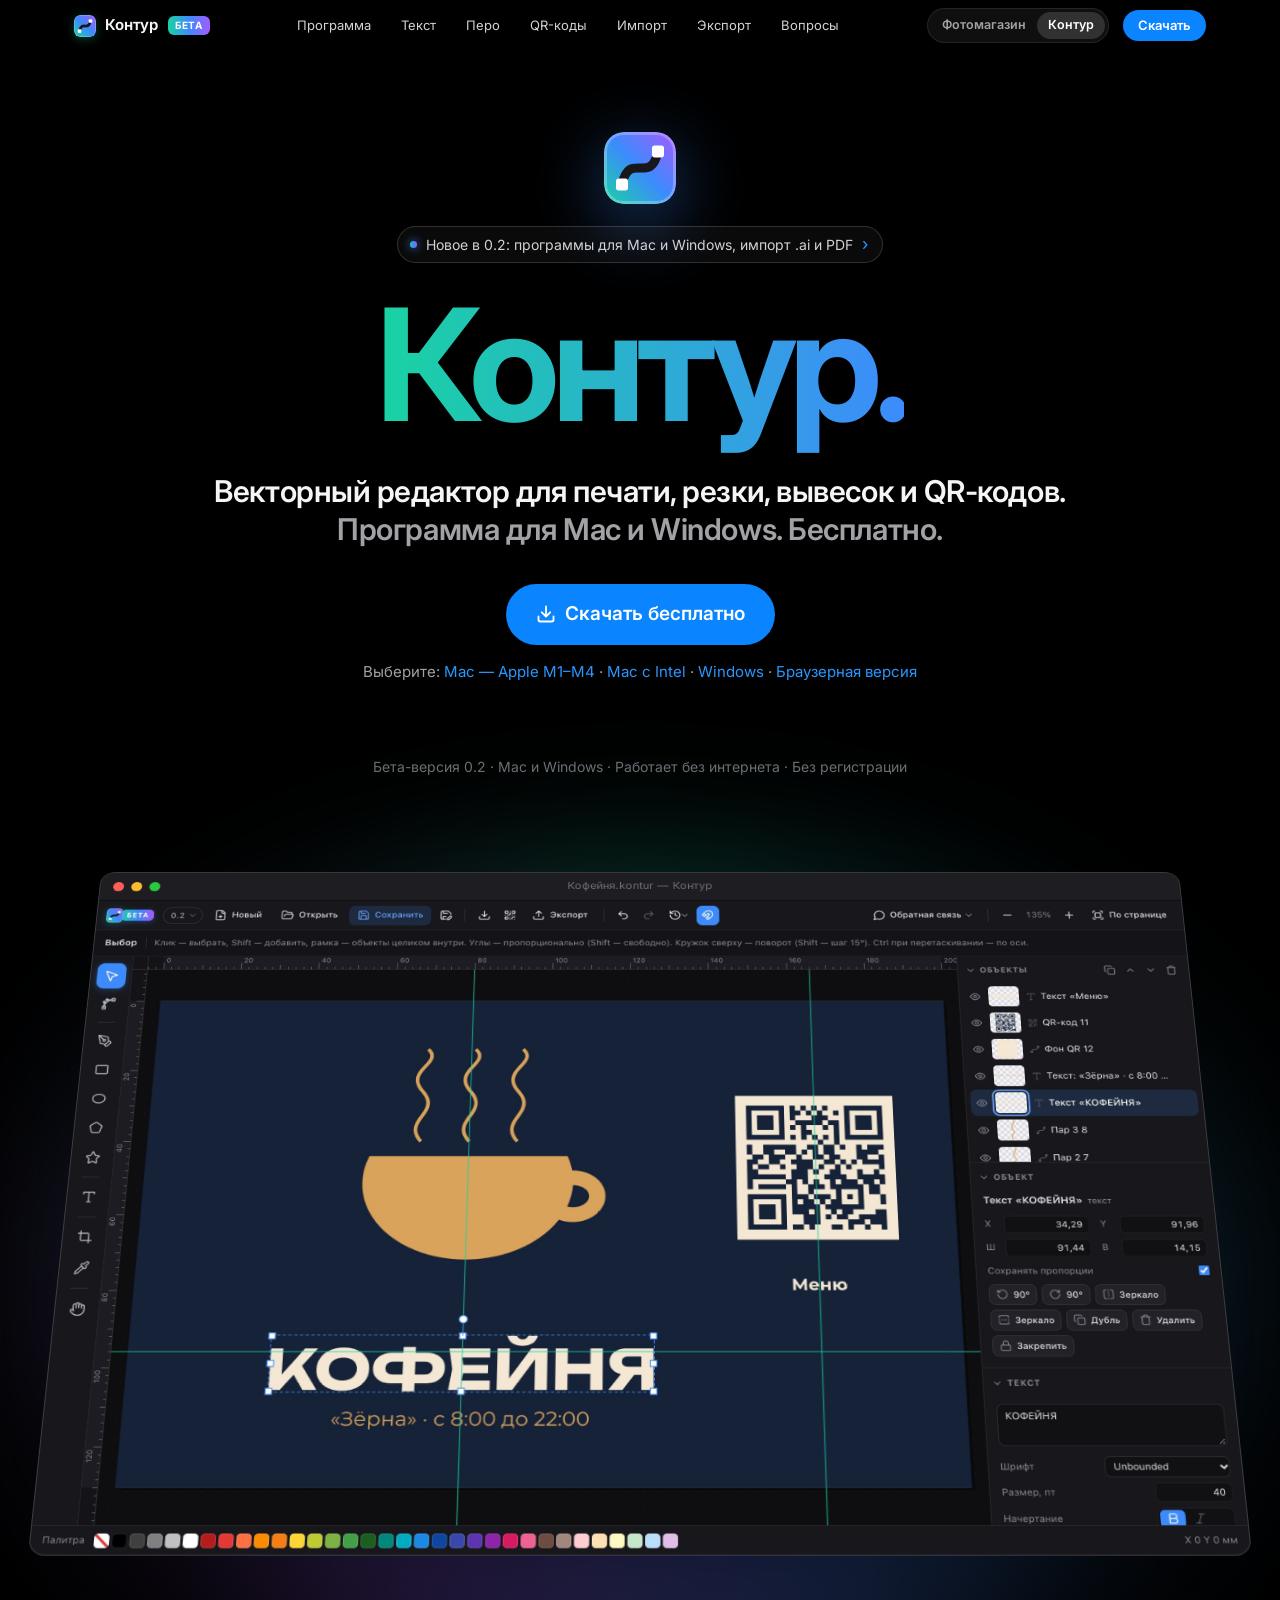
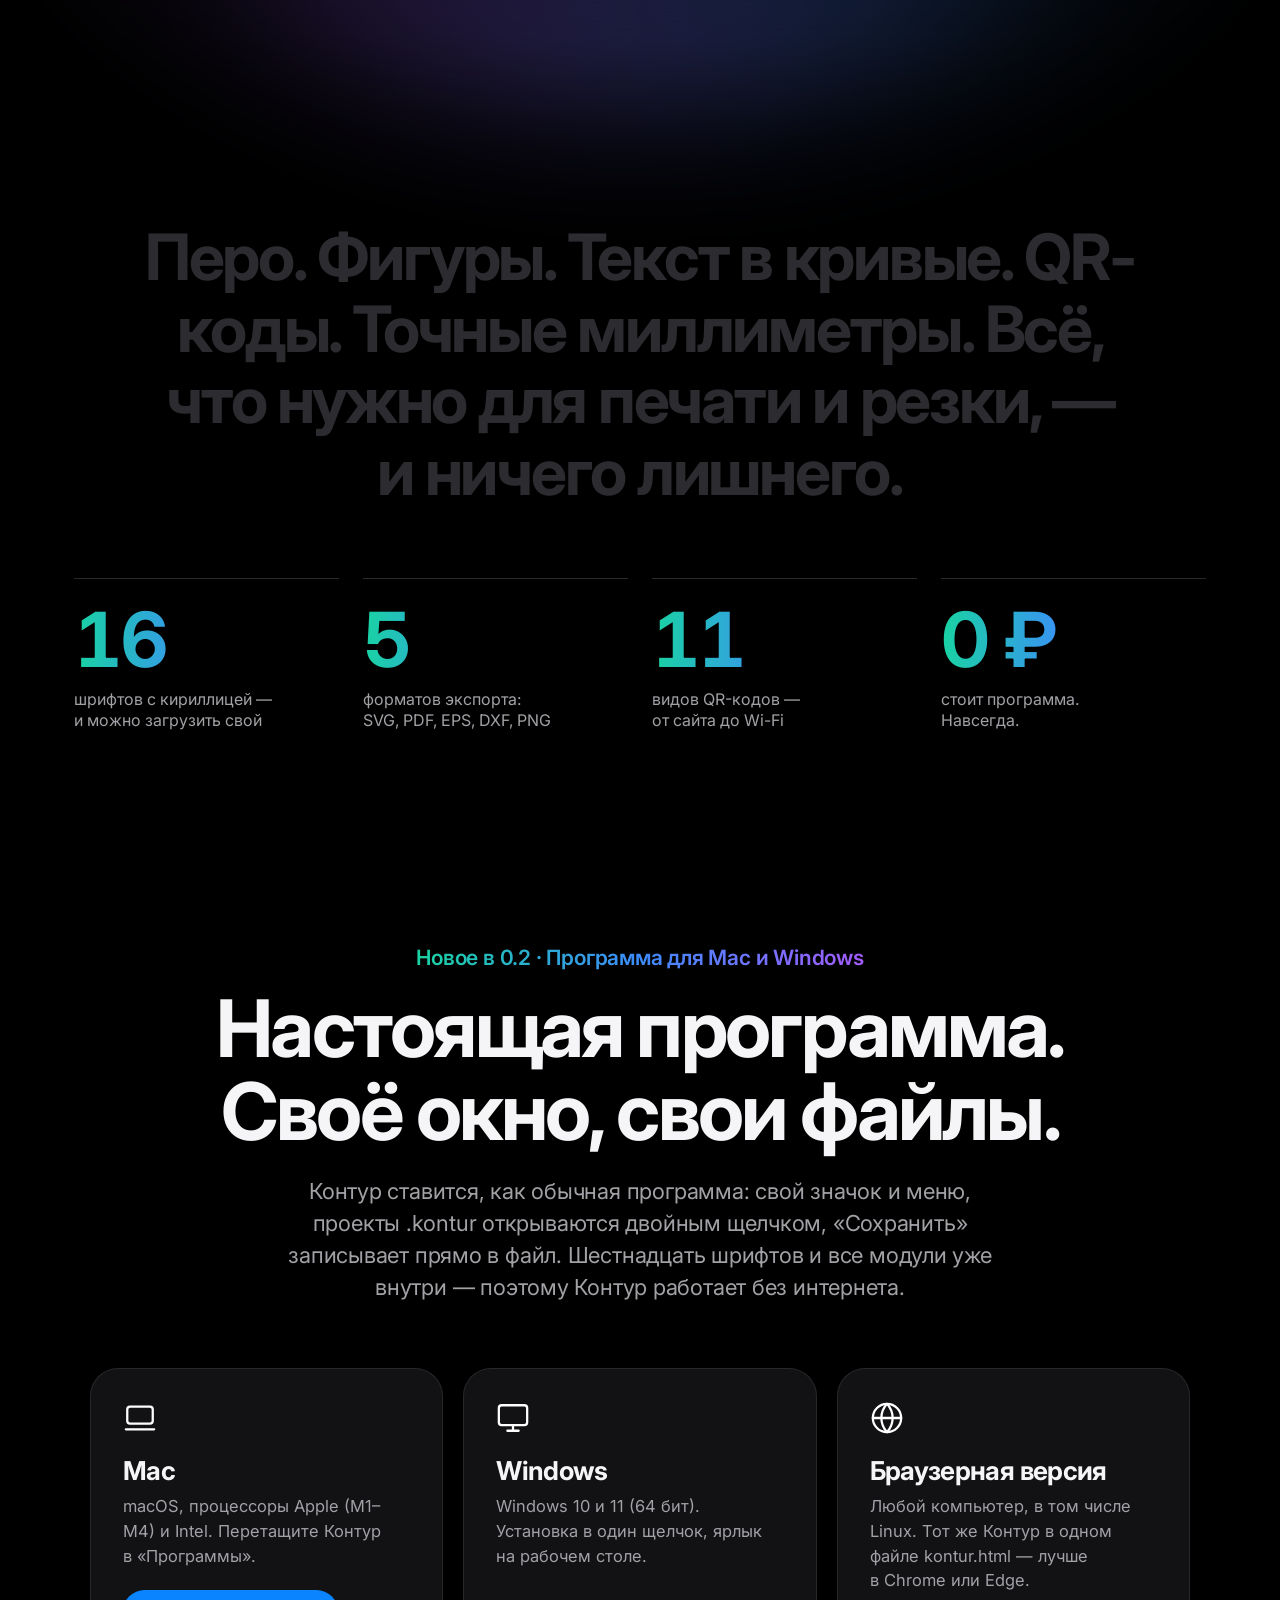
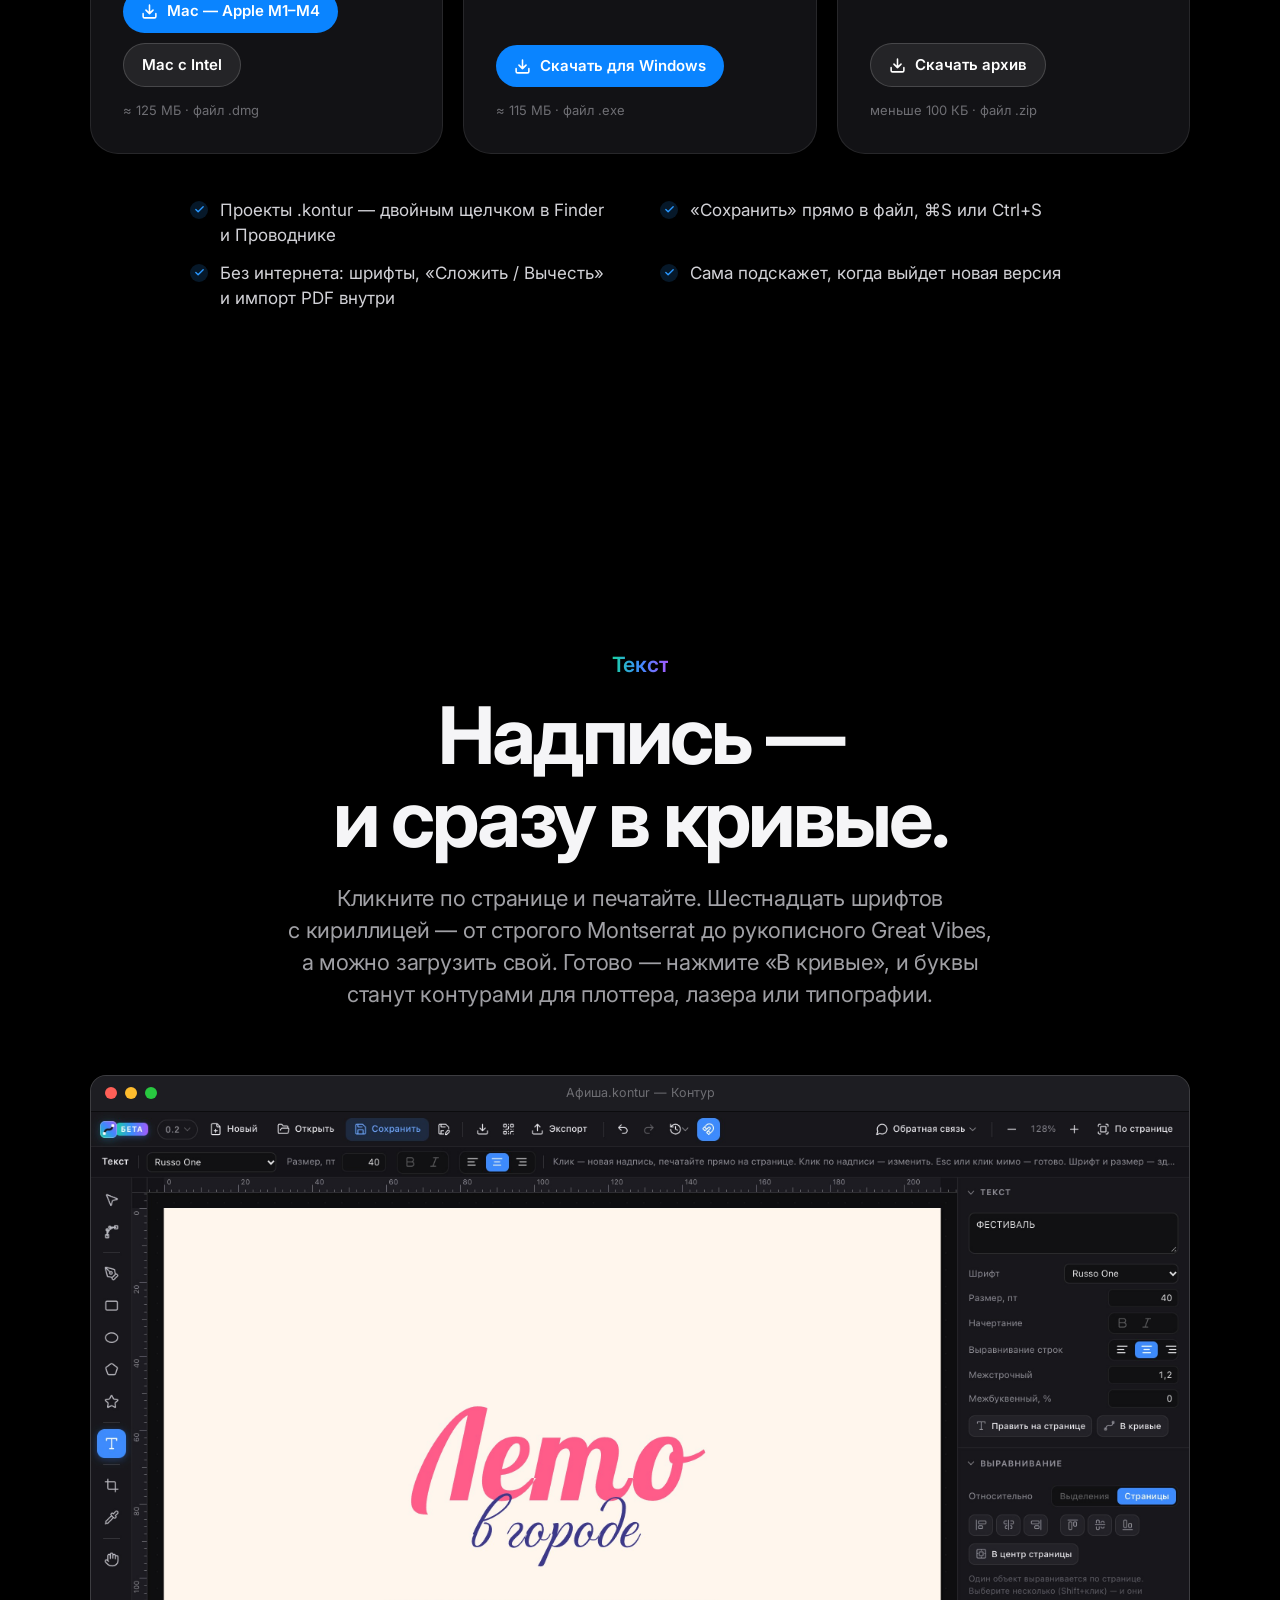
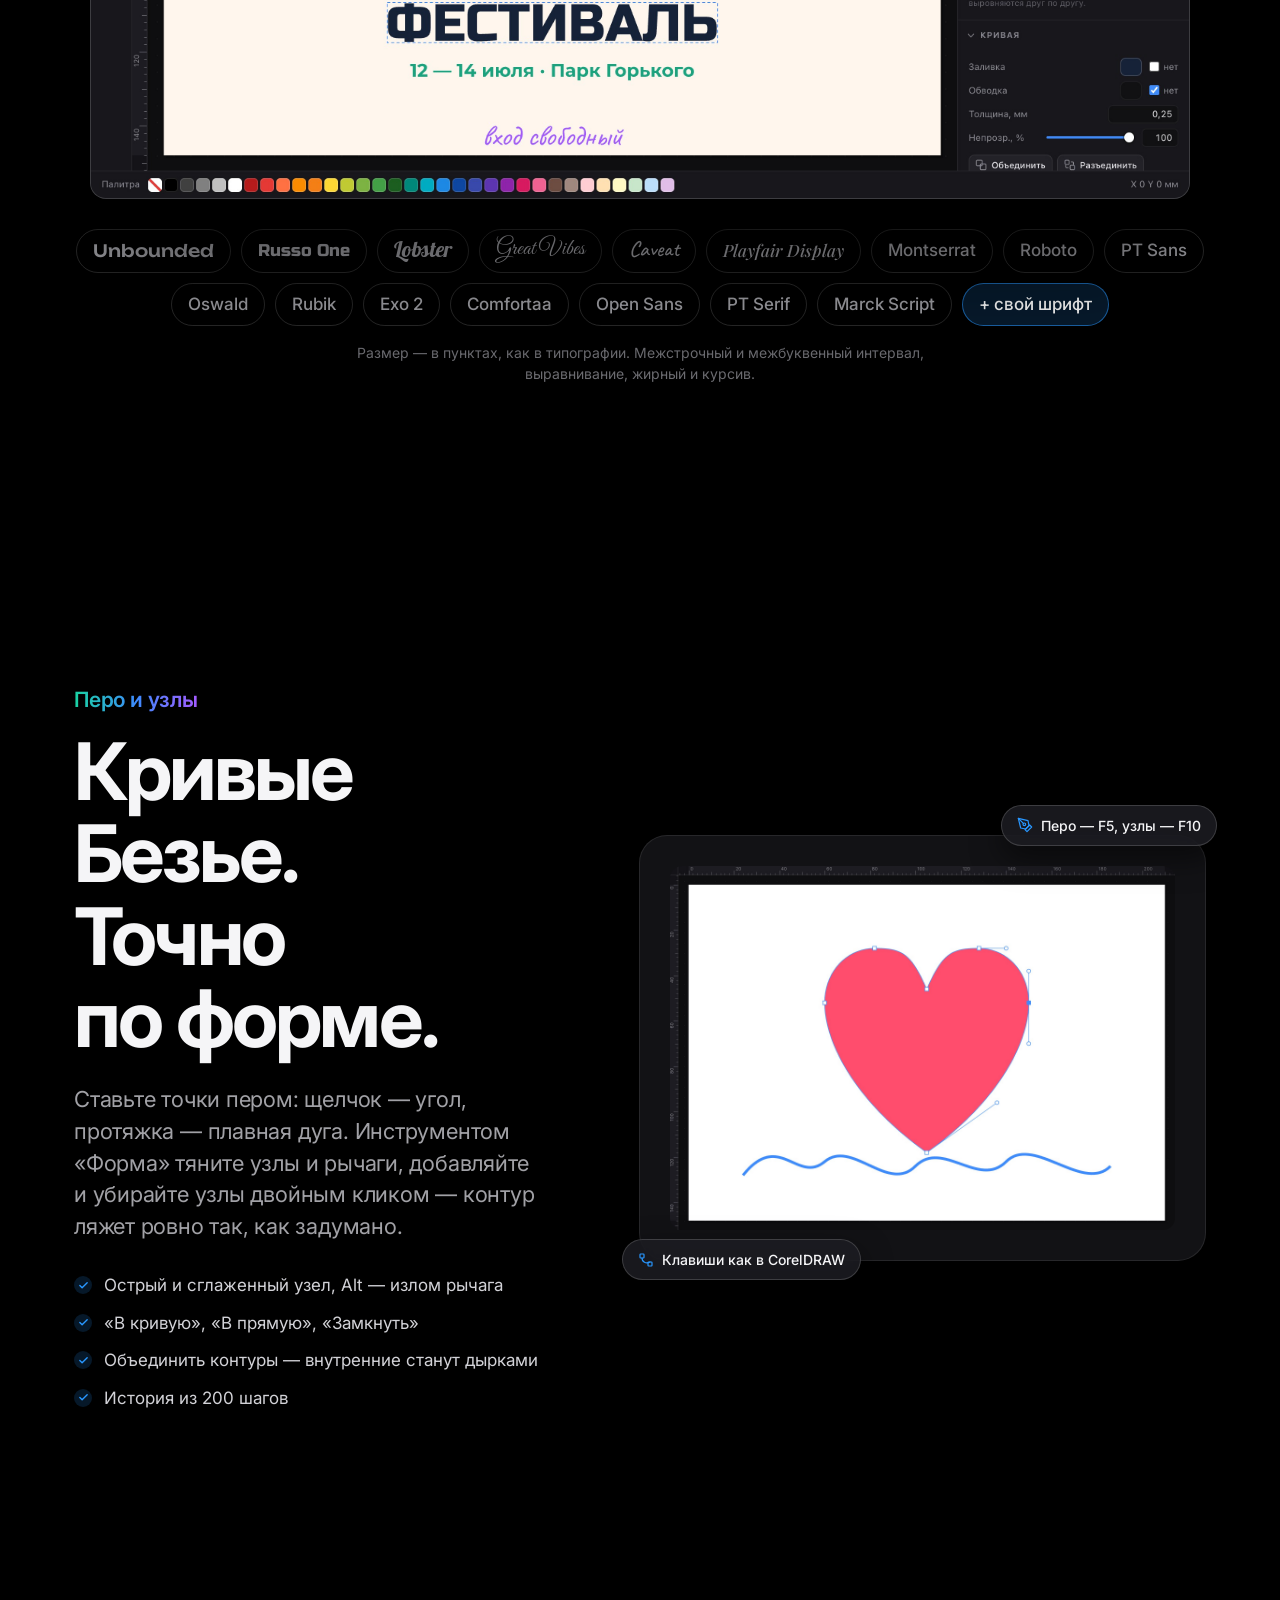
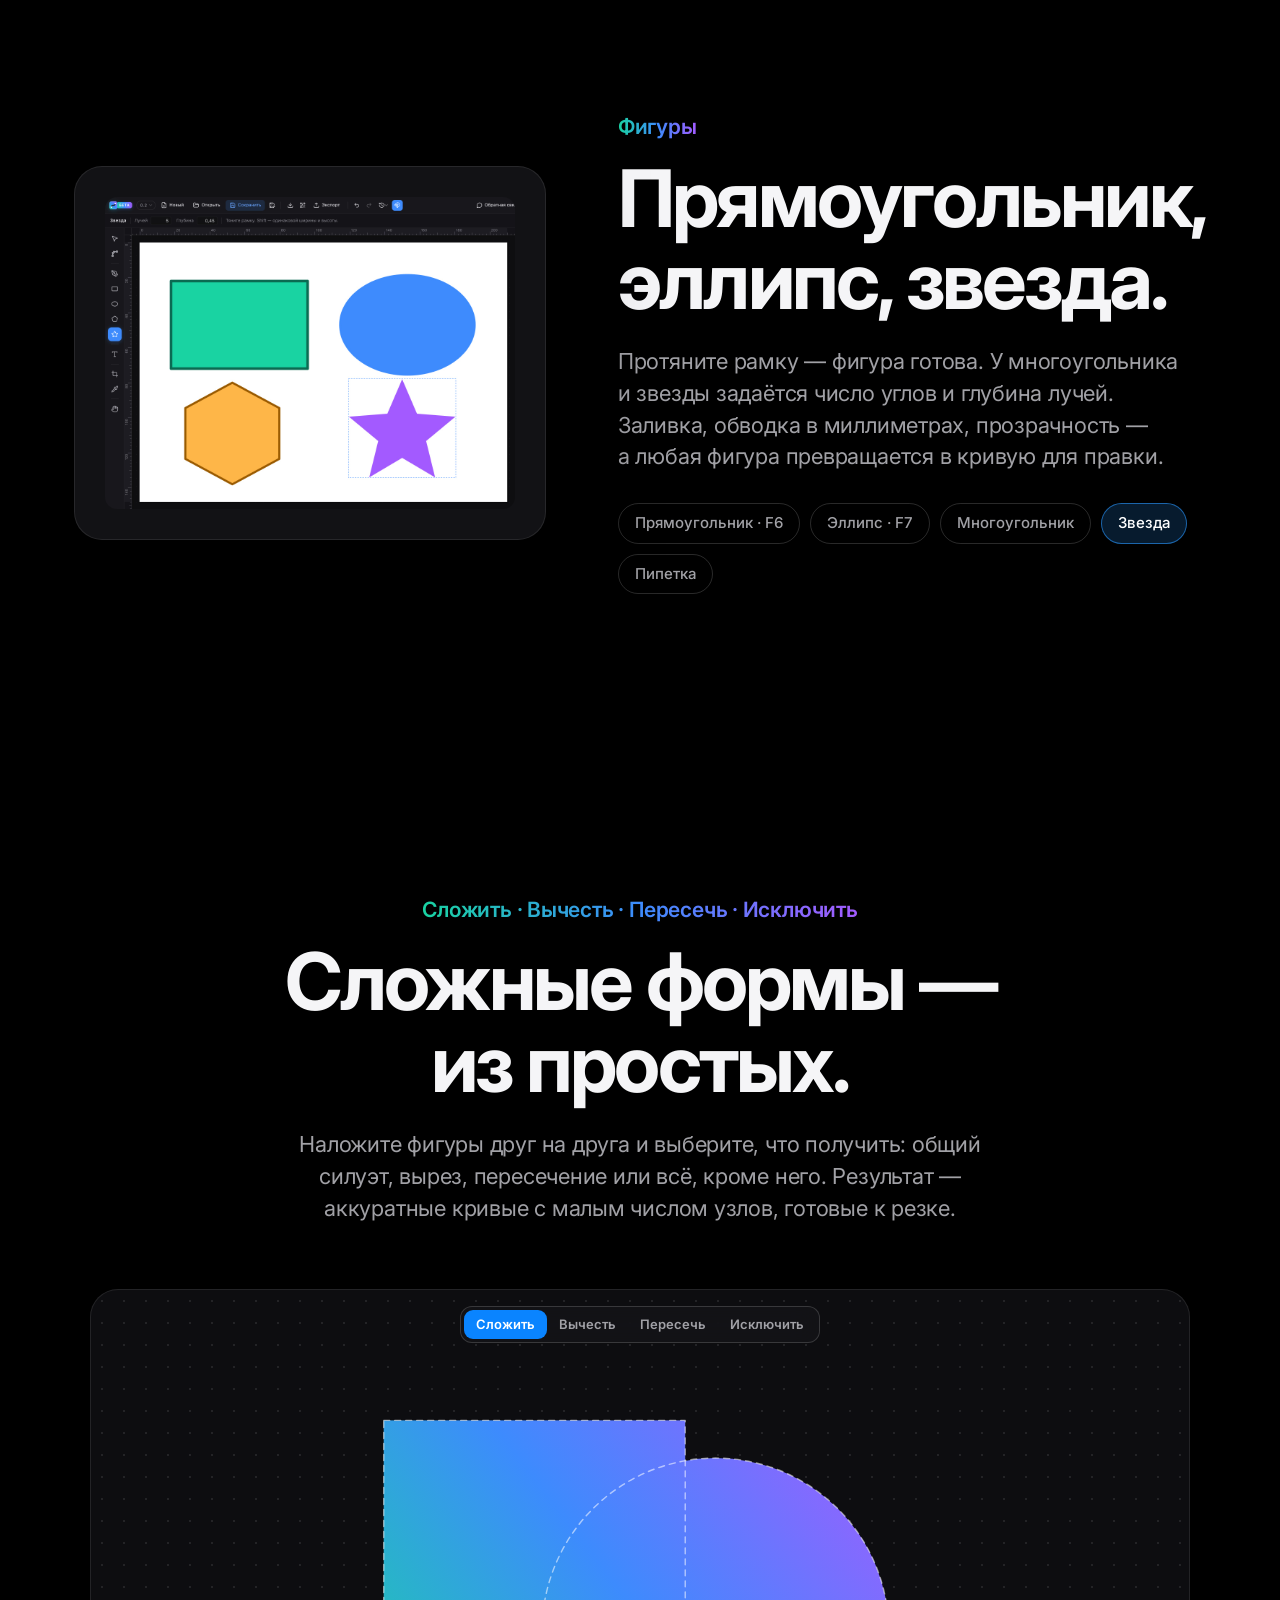
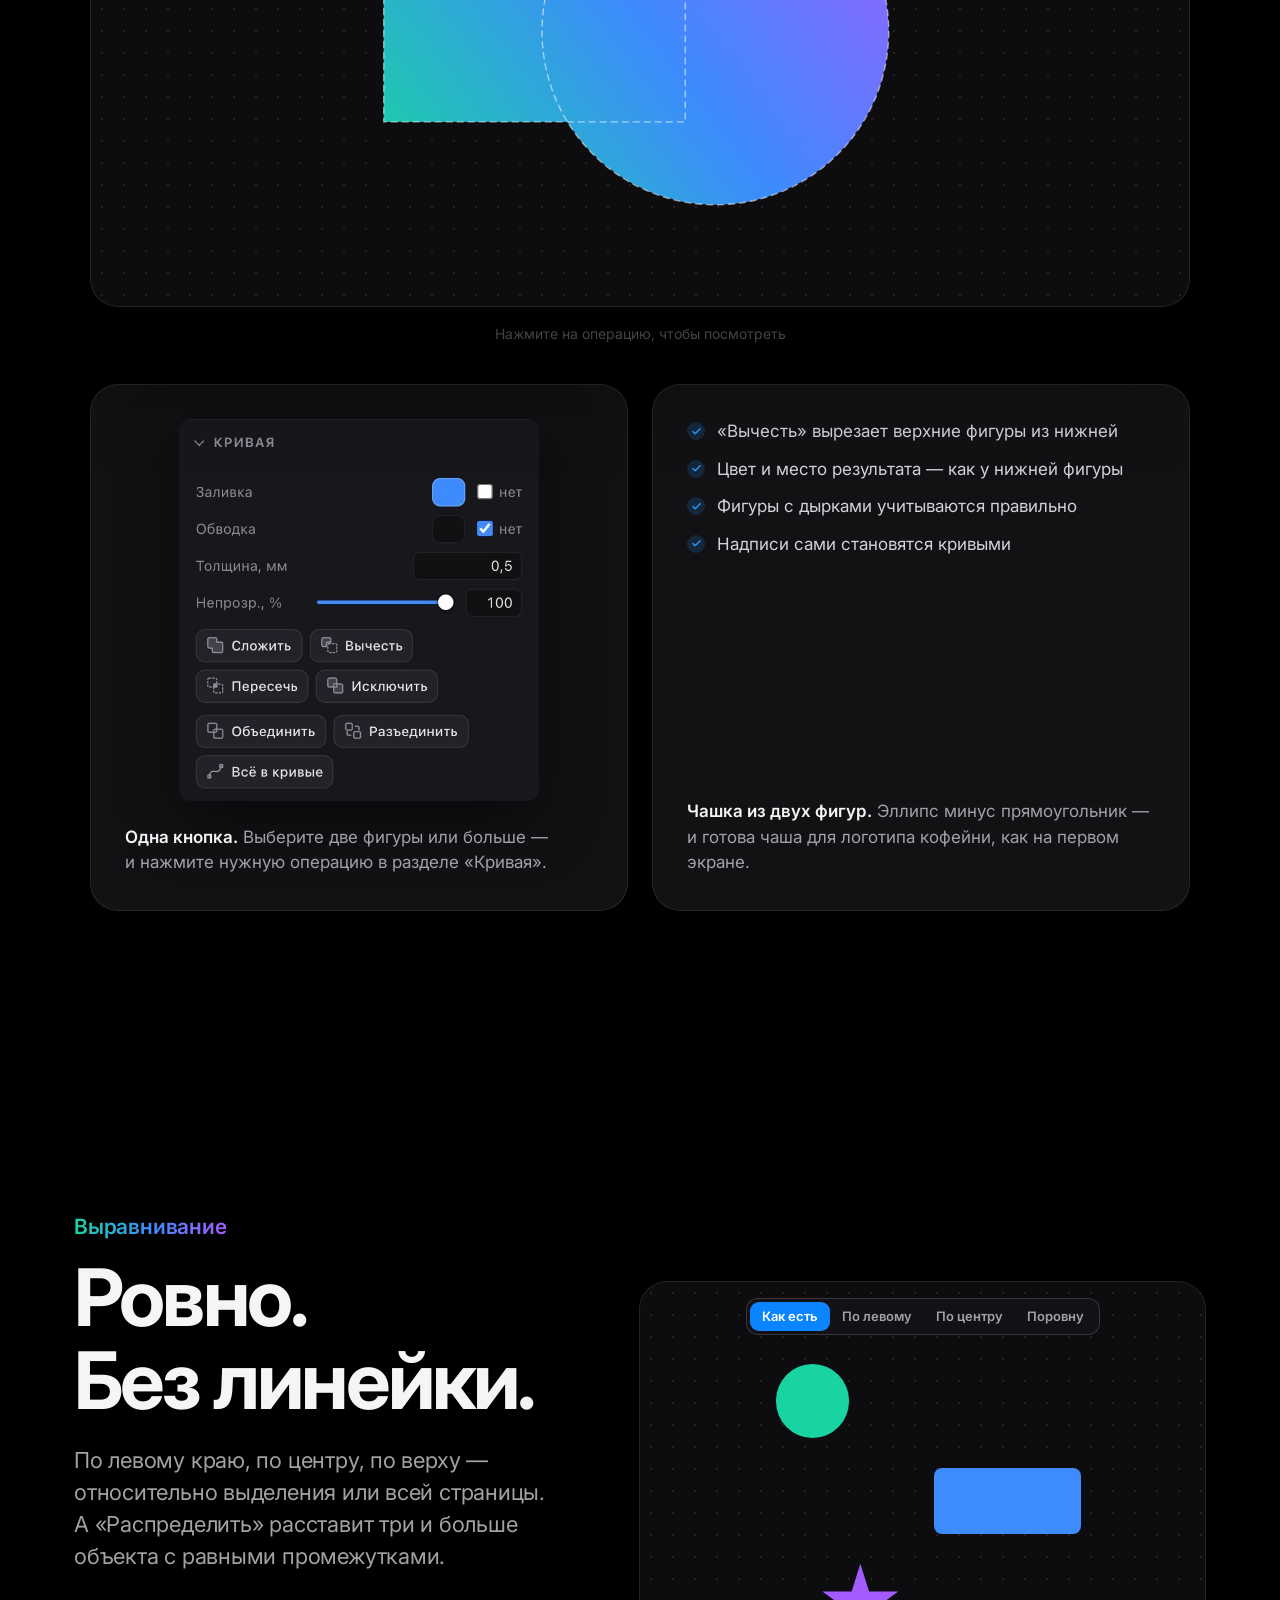
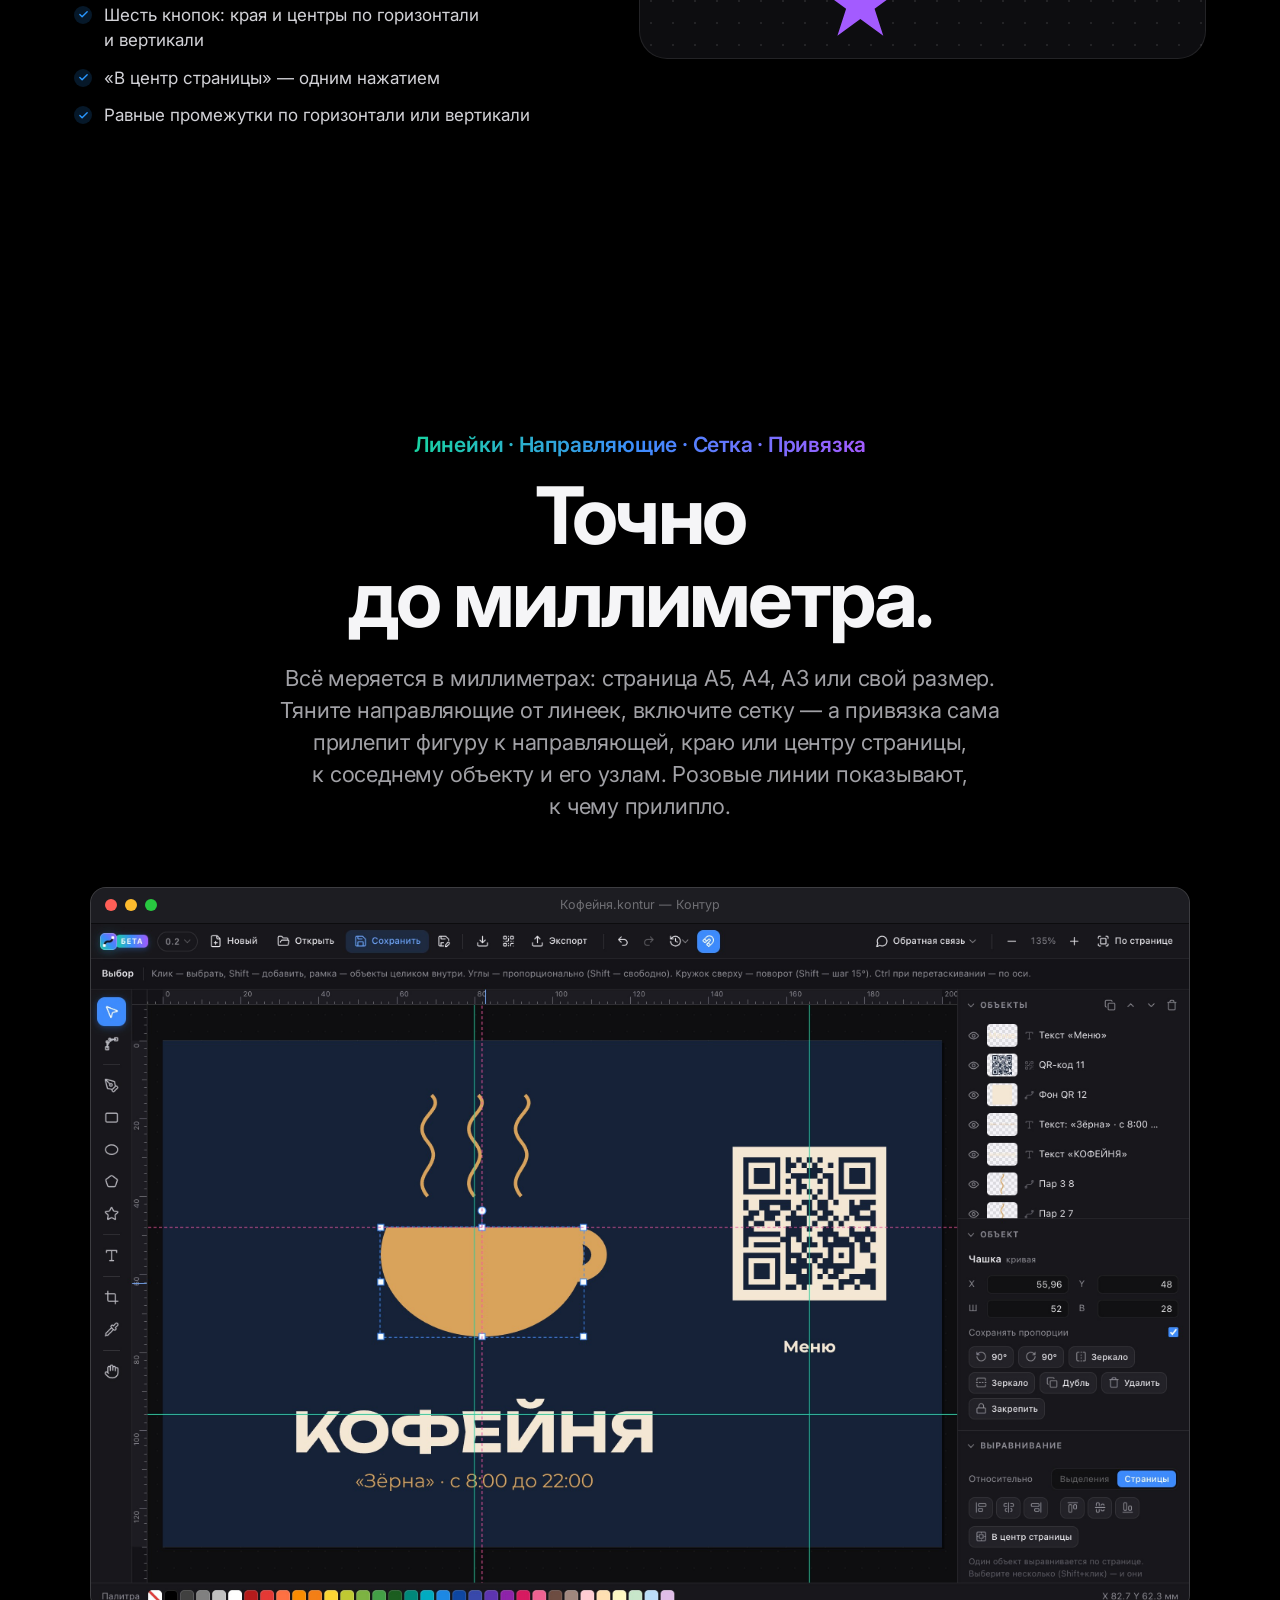
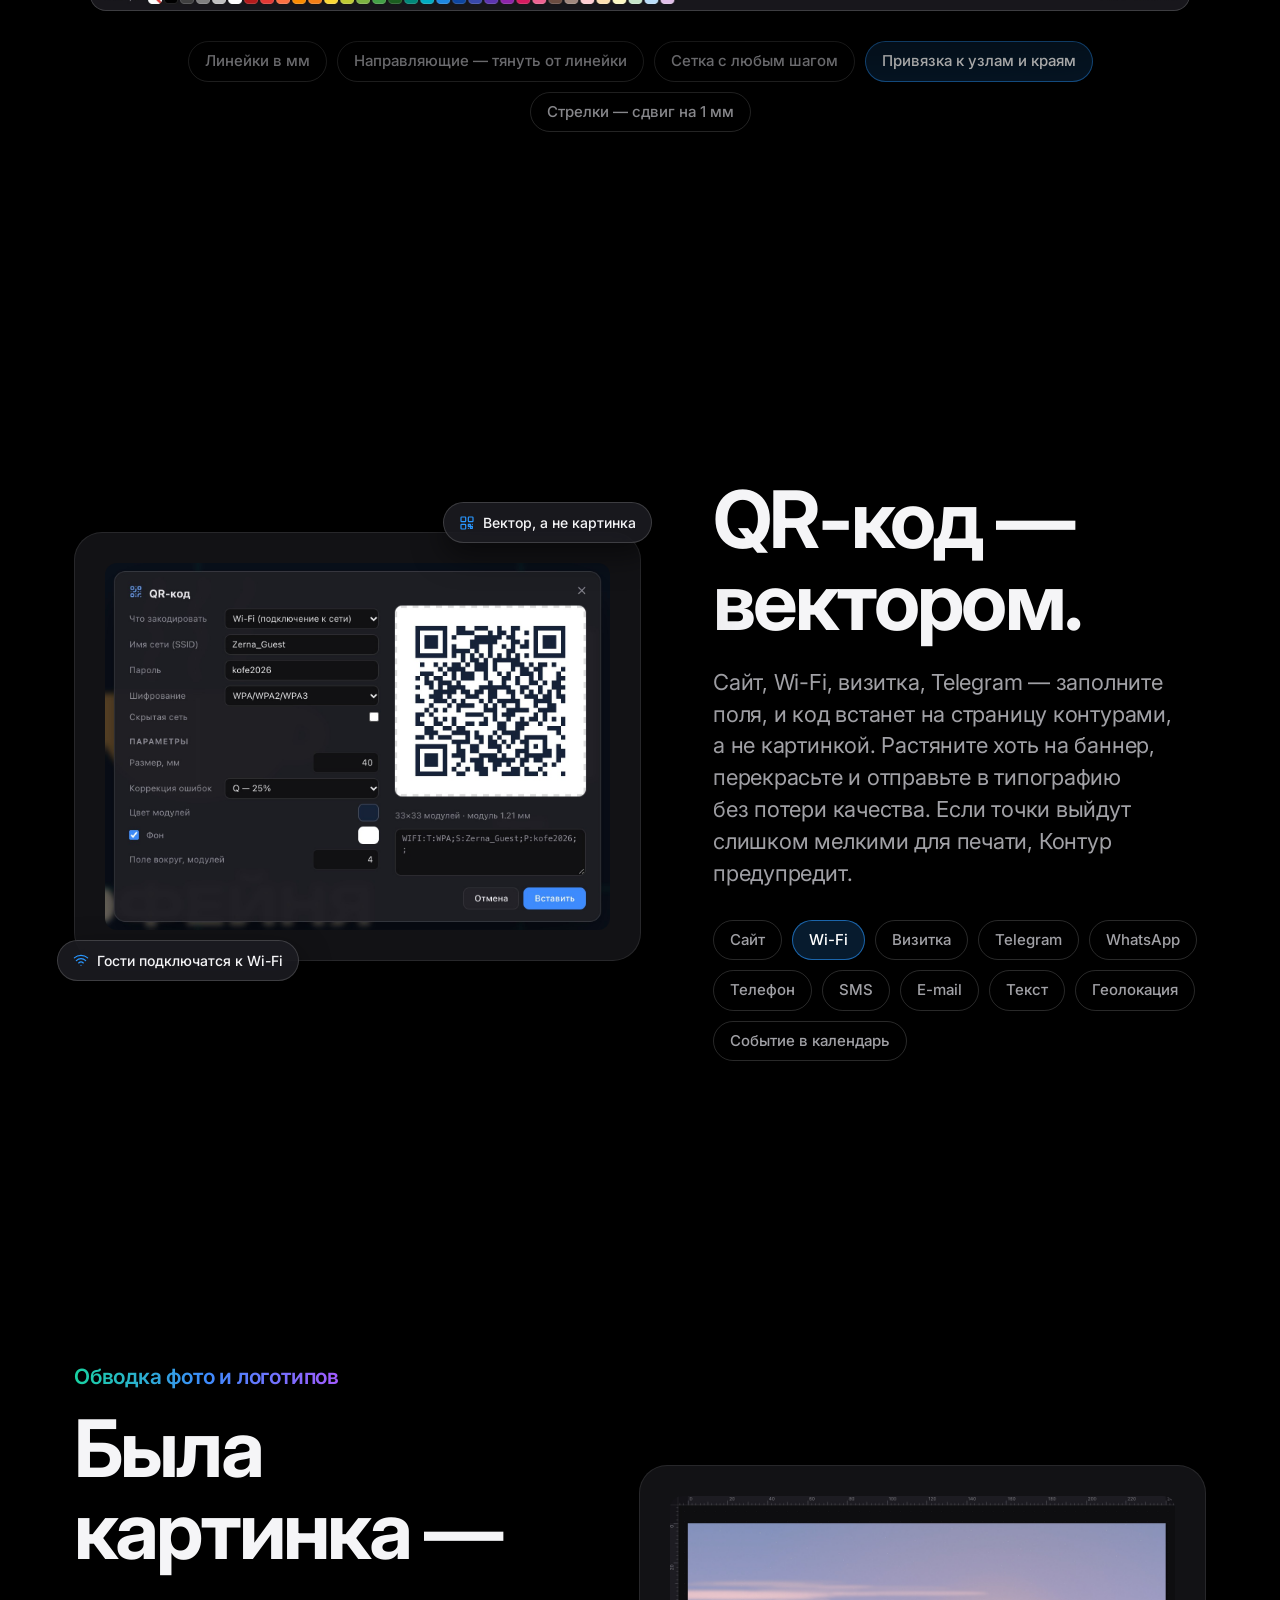
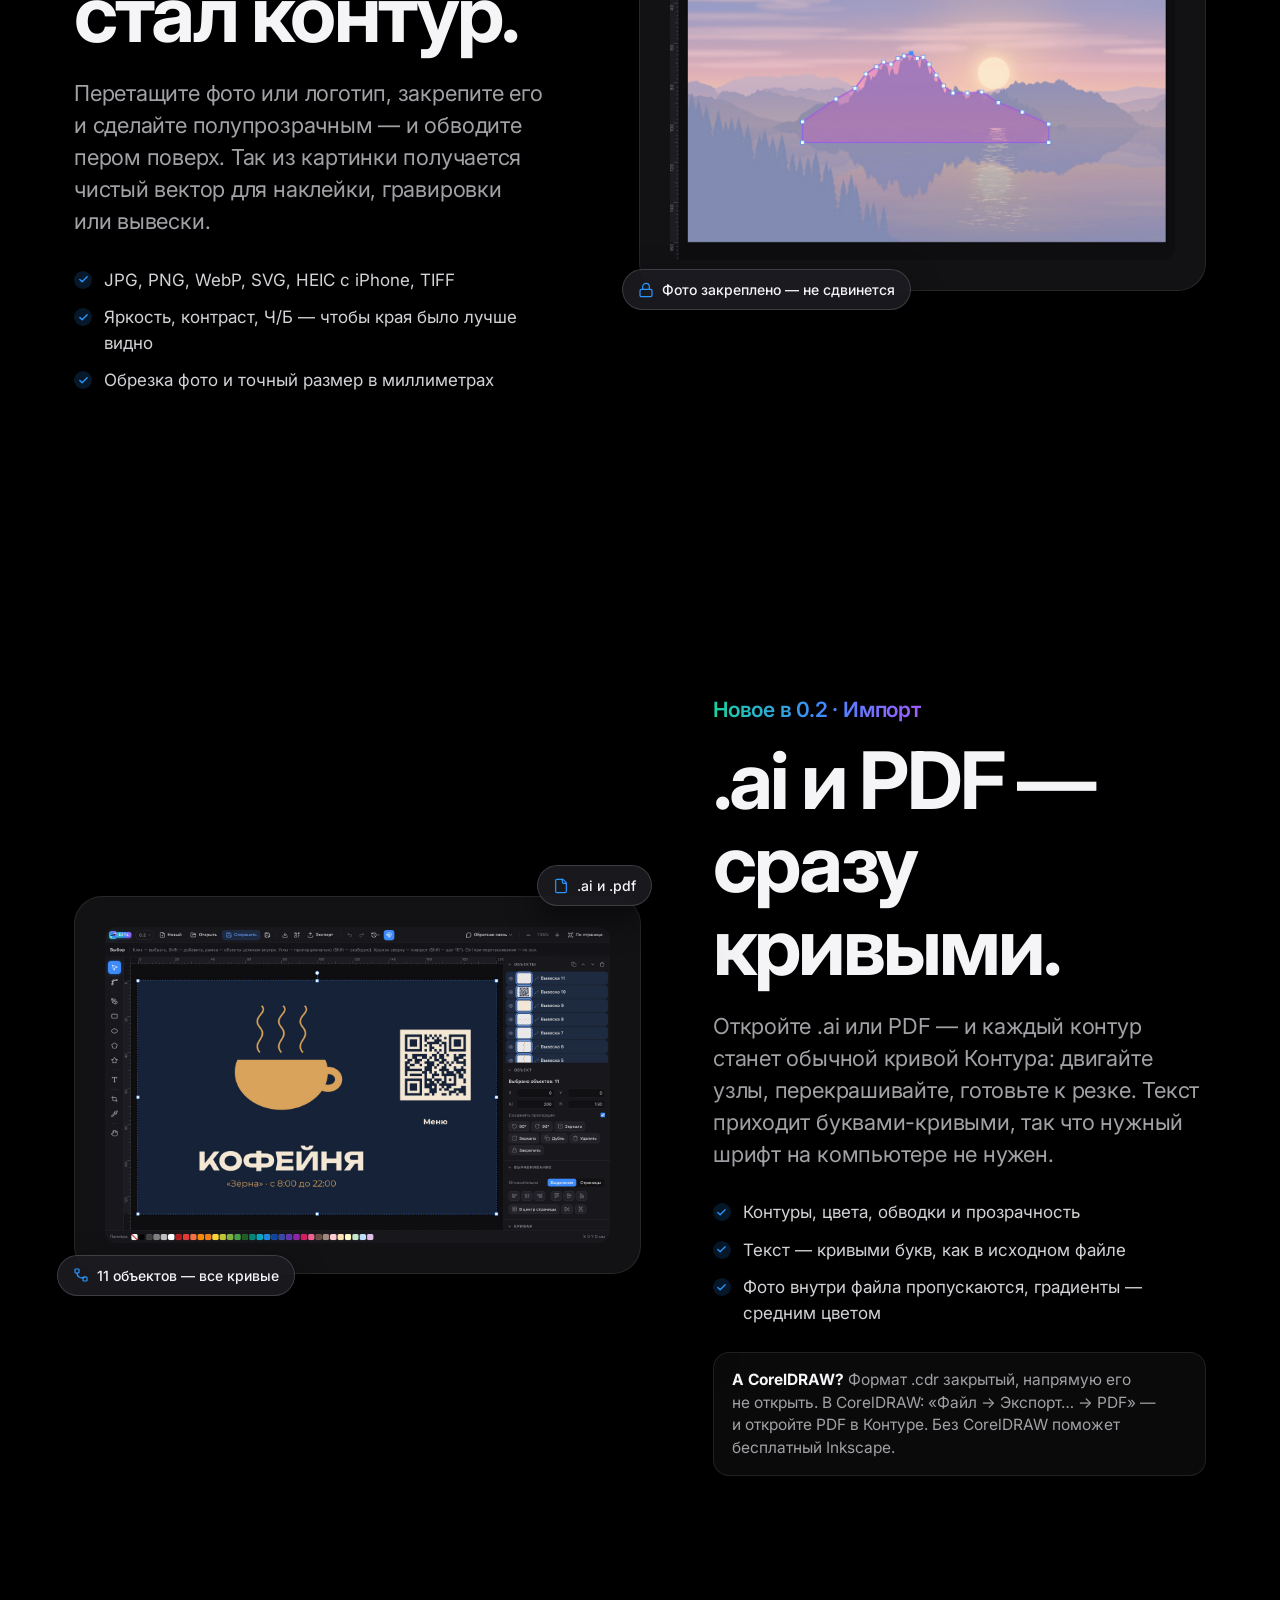
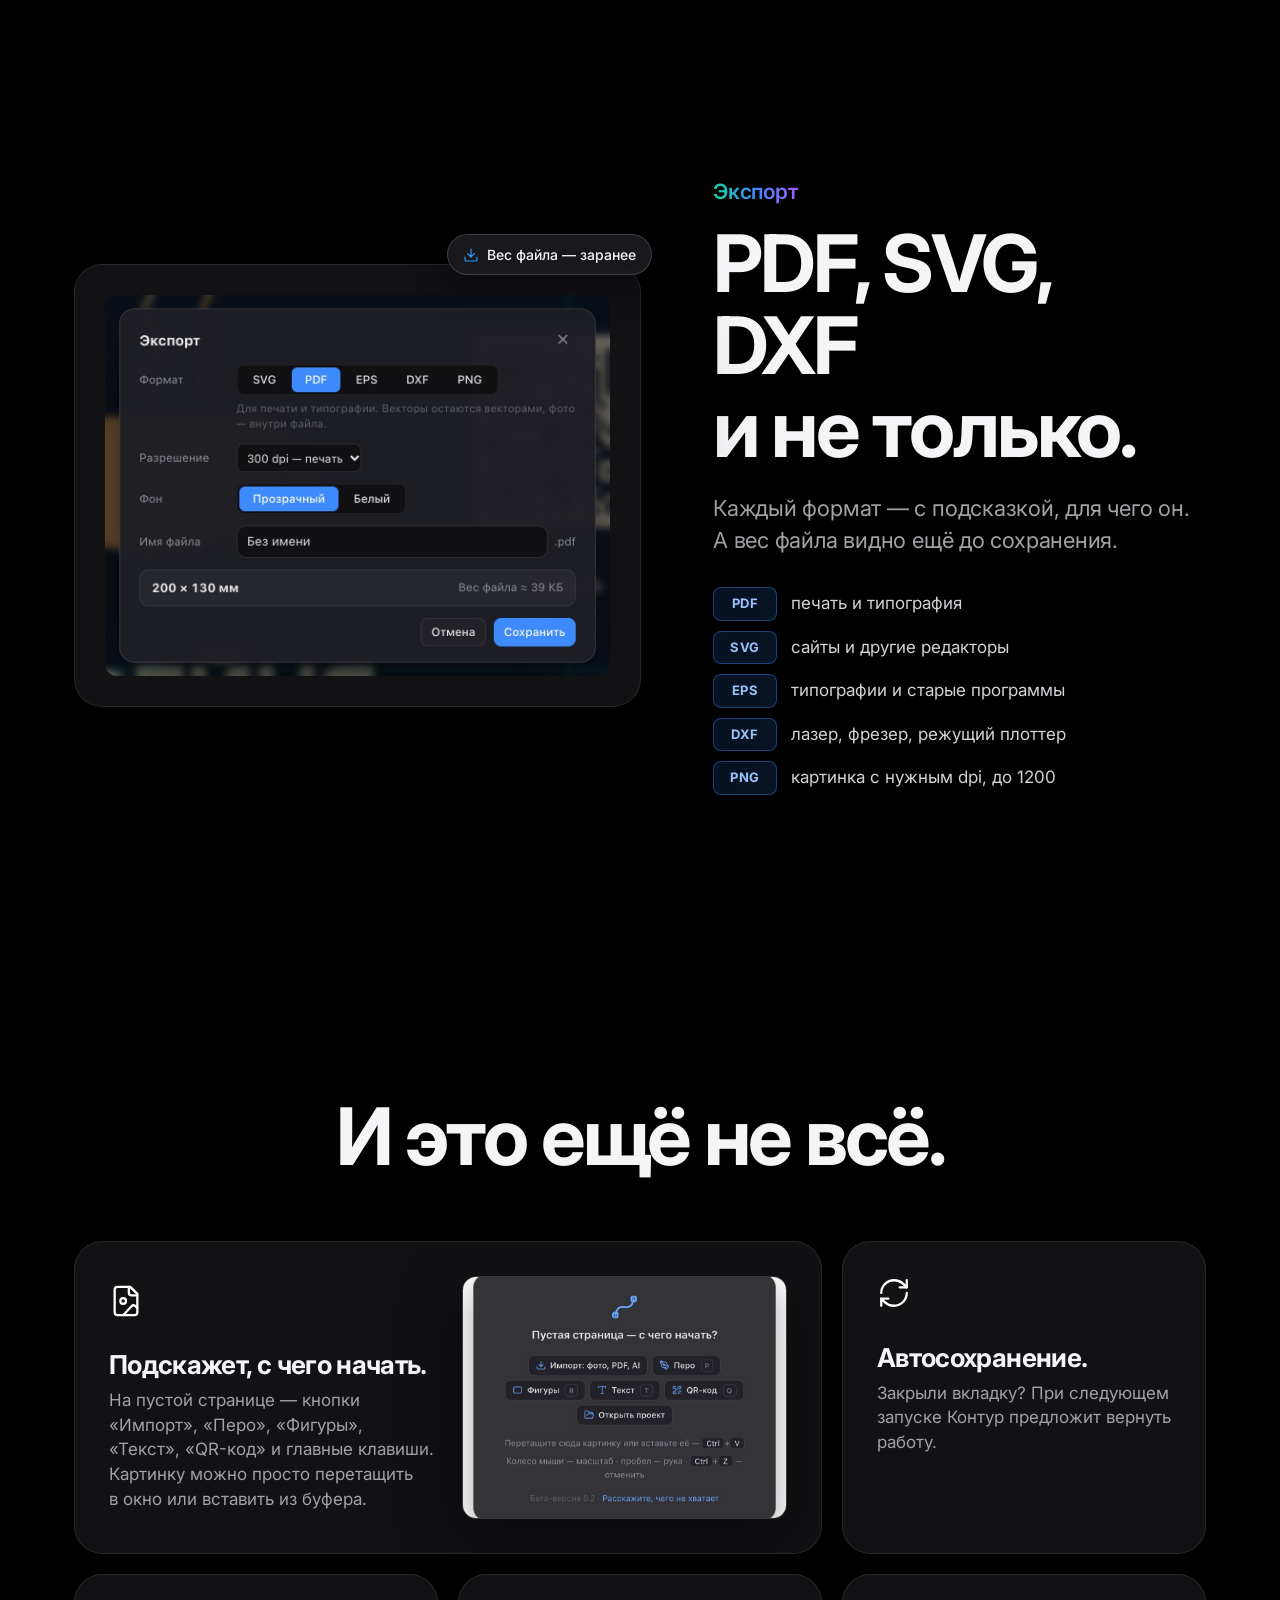
<file: kontur/index.html>
<!doctype html>
<html lang="ru">
<head>
<meta charset="utf-8">
<meta name="viewport" content="width=device-width, initial-scale=1">
<title>Контур — векторный редактор для Mac и Windows: печать, резка, вывески и QR-коды</title>
<meta name="description" content="Бесплатный векторный редактор: перо и кривые Безье, фигуры, текст с переводом в кривые, сложить и вычесть, выравнивание, привязка, векторные QR-коды. Открывает файлы Illustrator и PDF кривыми. Экспорт SVG, PDF, EPS, DXF и PNG. Программа для Mac и Windows, есть браузерная версия. Бесплатно, без регистрации.">
<meta name="theme-color" content="#000000">
<meta property="og:type" content="website">
<meta property="og:title" content="Контур — векторный редактор для печати и резки">
<meta property="og:description" content="Перо, фигуры, текст в кривые, векторные QR-коды. Экспорт SVG, PDF, EPS, DXF, PNG. Программа для Mac и Windows. Бесплатно.">
<meta property="og:image" content="../assets/kontur/hero.jpg?v=2">
<link rel="icon" href="../assets/kontur/icon.svg?v=2" type="image/svg+xml">
<link rel="preconnect" href="https://fonts.googleapis.com">
<link rel="preconnect" href="https://fonts.gstatic.com" crossorigin>
<link rel="stylesheet" href="https://fonts.googleapis.com/css2?family=Inter:wght@400;500;600;700;800&family=Unbounded:wght@700&family=Lobster&family=Caveat:wght@700&family=Russo+One&family=Great+Vibes&family=Playfair+Display:ital,wght@1,700&display=swap">
<link rel="stylesheet" href="../style.css">
<link rel="stylesheet" href="kontur.css">
</head>
<body class="kt" data-repo="fotomagazin/kontur" data-cache="kt-rel" data-app="Контур">

<!-- ========== навигация ========== -->
<nav class="nav" id="nav">
  <div class="nav-in">
    <a class="brand" href="#top"><img class="klogo" src="../assets/kontur/icon.svg?v=2" alt=""><span class="bn">Контур</span><span class="beta">Бета</span></a>
    <div class="links">
      <a href="#get">Программа</a><a href="#text">Текст</a><a href="#pen">Перо</a><a href="#qr">QR-коды</a><a href="#import">Импорт</a><a href="#export">Экспорт</a><a href="#faq">Вопросы</a>
    </div>
    <div class="nav-r">
      <div class="fam" aria-label="Программы"><a href="../">Фотомагазин</a><a class="on" href="./" aria-current="page">Контур</a></div>
      <a class="btn btn-sm" data-dl="main" data-short href="https://github.com/fotomagazin/kontur/releases/latest/download/Kontur-mac-apple.dmg">Скачать</a>
    </div>
  </div>
</nav>

<!-- ========== первый экран ========== -->
<header class="hero" id="top">
  <div class="wrap hero-text">
    <img class="klogo hero-logo reveal" src="../assets/kontur/icon.svg?v=2" width="72" height="72" alt="Логотип Контура">
    <a class="pill reveal" href="#get" style="--d:.04s"><span class="dot"></span>Новое в&nbsp;0.2: программы для&nbsp;Mac и&nbsp;Windows, импорт .ai и&nbsp;PDF<span class="arr">›</span></a>
    <h1 class="reveal" style="--d:.08s"><span class="grad">Контур.</span></h1>
    <p class="lead reveal" style="--d:.16s">Векторный редактор для&nbsp;печати, резки, вывесок и&nbsp;QR-кодов.<br><span>Программа для&nbsp;Mac и&nbsp;Windows. Бесплатно.</span></p>
    <div class="cta reveal" style="--d:.24s">
      <a class="btn btn-lg" data-dl="main" href="https://github.com/fotomagazin/kontur/releases/latest/download/Kontur-mac-apple.dmg">
        <svg viewBox="0 0 24 24"><path d="M21 15v4a2 2 0 0 1-2 2H5a2 2 0 0 1-2-2v-4M7 10l5 5 5-5M12 15V3"/></svg><span class="dl-l">Скачать для&nbsp;Mac</span></a>
    </div>
    <p class="dl-alt reveal" style="--d:.27s" data-dl-alt>Другие варианты: <a href="https://github.com/fotomagazin/kontur/releases/latest/download/Kontur-mac-intel.dmg">Mac с&nbsp;Intel</a> · <a href="https://github.com/fotomagazin/kontur/releases/latest/download/Kontur-windows-setup.exe">Windows</a> · <a href="https://github.com/fotomagazin/kontur/releases/latest/download/kontur.zip">Браузерная версия</a></p>
    <p class="dl-count" hidden><svg viewBox="0 0 24 24"><path d="M21 15v4a2 2 0 0 1-2 2H5a2 2 0 0 1-2-2v-4M7 10l5 5 5-5M12 15V3"/></svg><b>0</b>&nbsp;<span>скачиваний</span></p>
    <p class="fine reveal" style="--d:.3s">Бета-версия <span data-ver>0.2</span> · Mac и Windows · Работает без&nbsp;интернета · Без регистрации</p>
  </div>
  <div class="hero-stage">
    <div class="glow" aria-hidden="true"></div>
    <div class="window" id="heroWin">
      <div class="bar"><i></i><i></i><i></i><span>Кофейня.kontur — Контур</span></div>
      <img src="../assets/kontur/hero.jpg?v=2" width="2880" height="1800" alt="Окно Контура: вывеска кофейни — чашка, пар, надпись «КОФЕЙНЯ», QR-код и направляющие">
    </div>
  </div>
</header>

<!-- ========== манифест ========== -->
<section class="statement wrap">
  <p id="statement">Перо. Фигуры. Текст в&nbsp;кривые. QR-коды. Точные миллиметры. Всё, что нужно для&nbsp;печати и&nbsp;резки, — и&nbsp;ничего лишнего.</p>
</section>

<section class="stats wrap">
  <div class="stat reveal"><b data-count="16">0</b><span>шрифтов с&nbsp;кириллицей —<br>и&nbsp;можно загрузить свой</span></div>
  <div class="stat reveal" style="--d:.08s"><b data-count="5">0</b><span>форматов экспорта:<br>SVG, PDF, EPS, DXF, PNG</span></div>
  <div class="stat reveal" style="--d:.16s"><b data-count="11">0</b><span>видов QR-кодов —<br>от&nbsp;сайта до&nbsp;Wi-Fi</span></div>
  <div class="stat reveal" style="--d:.24s"><b data-count="0" data-suffix=" ₽">0 ₽</b><span>стоит программа.<br>Навсегда.</span></div>
</section>

<!-- ========== программа для Mac и Windows (новое в 0.2) ========== -->
<section class="feature center" id="get">
  <div class="wrap">
    <p class="eyebrow reveal">Новое в&nbsp;0.2 · Программа для&nbsp;Mac и&nbsp;Windows</p>
    <h2 class="reveal" style="--d:.05s">Настоящая программа.<br>Своё окно, свои файлы.</h2>
    <p class="body narrow reveal" style="--d:.1s">Контур ставится, как обычная программа: свой значок и&nbsp;меню, проекты .kontur открываются двойным щелчком, «Сохранить» записывает прямо в&nbsp;файл. Шестнадцать шрифтов и&nbsp;все модули уже внутри — поэтому Контур работает без&nbsp;интернета.</p>
    <div class="platforms">
      <div class="plat reveal" data-os="mac"><svg viewBox="0 0 24 24"><rect x="3" y="4" width="18" height="12" rx="2"/><path d="M2 20h20"/></svg>
        <h3>Mac</h3><p>macOS, процессоры Apple (M1–M4) и&nbsp;Intel. Перетащите Контур в&nbsp;«Программы».</p>
        <div class="plat-b"><a class="btn" href="https://github.com/fotomagazin/kontur/releases/latest/download/Kontur-mac-apple.dmg"><svg viewBox="0 0 24 24"><path d="M21 15v4a2 2 0 0 1-2 2H5a2 2 0 0 1-2-2v-4M7 10l5 5 5-5M12 15V3"/></svg>Mac — Apple M1–M4</a><a class="btn ghost" href="https://github.com/fotomagazin/kontur/releases/latest/download/Kontur-mac-intel.dmg">Mac с&nbsp;Intel</a></div>
        <span class="plat-s">≈&nbsp;125&nbsp;МБ · файл .dmg</span></div>
      <div class="plat reveal" style="--d:.08s" data-os="win"><svg viewBox="0 0 24 24"><rect x="2" y="3" width="20" height="14" rx="2"/><path d="M8 21h8M12 17v4"/></svg>
        <h3>Windows</h3><p>Windows 10 и&nbsp;11 (64&nbsp;бит). Установка в&nbsp;один щелчок, ярлык на&nbsp;рабочем столе.</p>
        <div class="plat-b"><a class="btn" href="https://github.com/fotomagazin/kontur/releases/latest/download/Kontur-windows-setup.exe"><svg viewBox="0 0 24 24"><path d="M21 15v4a2 2 0 0 1-2 2H5a2 2 0 0 1-2-2v-4M7 10l5 5 5-5M12 15V3"/></svg>Скачать для&nbsp;Windows</a></div>
        <span class="plat-s">≈&nbsp;115&nbsp;МБ · файл .exe</span></div>
      <div class="plat reveal" style="--d:.16s" data-os="web"><svg viewBox="0 0 24 24"><circle cx="12" cy="12" r="10"/><path d="M2 12h20M12 2a15.3 15.3 0 0 1 4 10 15.3 15.3 0 0 1-4 10 15.3 15.3 0 0 1-4-10 15.3 15.3 0 0 1 4-10z"/></svg>
        <h3>Браузерная версия</h3><p>Любой компьютер, в&nbsp;том числе Linux. Тот же Контур в&nbsp;одном файле kontur.html — лучше в&nbsp;Chrome или&nbsp;Edge.</p>
        <div class="plat-b"><a class="btn ghost" href="https://github.com/fotomagazin/kontur/releases/latest/download/kontur.zip"><svg viewBox="0 0 24 24"><path d="M21 15v4a2 2 0 0 1-2 2H5a2 2 0 0 1-2-2v-4M7 10l5 5 5-5M12 15V3"/></svg>Скачать архив</a></div>
        <span class="plat-s">меньше 100&nbsp;КБ · файл .zip</span></div>
    </div>
    <ul class="checks two reveal">
      <li>Проекты .kontur — двойным щелчком в&nbsp;Finder и&nbsp;Проводнике</li>
      <li>«Сохранить» прямо в&nbsp;файл, ⌘S или&nbsp;Ctrl+S</li>
      <li>Без интернета: шрифты, «Сложить / Вычесть» и&nbsp;импорт PDF внутри</li>
      <li>Сама подскажет, когда выйдет новая версия</li>
    </ul>
    <p class="hint reveal">Программы пока без&nbsp;платной подписи Apple и&nbsp;Microsoft — в&nbsp;первый раз система переспросит. <a class="inl" href="#first">Как открыть в&nbsp;первый раз</a></p>
  </div>
</section>

<!-- ========== текст ========== -->
<section class="feature center" id="text">
  <div class="wrap">
    <p class="eyebrow reveal">Текст</p>
    <h2 class="reveal" style="--d:.05s">Надпись —<br>и&nbsp;сразу в&nbsp;кривые.</h2>
    <p class="body narrow reveal" style="--d:.1s">Кликните по&nbsp;странице и&nbsp;печатайте. Шестнадцать шрифтов с&nbsp;кириллицей — от&nbsp;строгого Montserrat до&nbsp;рукописного Great Vibes, а&nbsp;можно загрузить свой. Готово — нажмите «В&nbsp;кривые», и&nbsp;буквы станут контурами для&nbsp;плоттера, лазера или&nbsp;типографии.</p>
    <div class="window wide-shot reveal" style="--d:.15s">
      <div class="bar"><i></i><i></i><i></i><span>Афиша.kontur — Контур</span></div>
      <img src="../assets/kontur/text.jpg?v=2" width="2880" height="1800" alt="Афиша с надписями разными шрифтами; справа — раздел «Текст»: шрифт, размер, начертание, интервалы и кнопка «В кривые»" loading="lazy">
    </div>
    <div class="fonts kt-fonts reveal"><span style="font-family:Unbounded">Unbounded</span><span style="font-family:'Russo One'">Russo One</span><span class="lg" style="font-family:Lobster">Lobster</span><span class="lg" style="font-family:'Great Vibes'">Great Vibes</span><span class="lg" style="font-family:Caveat">Caveat</span><span style="font-family:'Playfair Display';font-style:italic">Playfair Display</span><span>Montserrat</span><span>Roboto</span><span>PT Sans</span><span>Oswald</span><span>Rubik</span><span>Exo 2</span><span>Comfortaa</span><span>Open Sans</span><span>PT Serif</span><span>Marck Script</span><span class="on">+ свой шрифт</span></div>
    <p class="hint reveal">Размер — в&nbsp;пунктах, как в&nbsp;типографии. Межстрочный и&nbsp;межбуквенный интервал, выравнивание, жирный и&nbsp;курсив.</p>
  </div>
</section>

<!-- ========== перо и узлы ========== -->
<section class="feature" id="pen">
  <div class="wrap grid2">
    <div class="copy">
      <p class="eyebrow reveal">Перо и&nbsp;узлы</p>
      <h2 class="reveal" style="--d:.05s">Кривые Безье.<br>Точно по&nbsp;форме.</h2>
      <p class="body reveal" style="--d:.1s">Ставьте точки пером: щелчок — угол, протяжка — плавная дуга. Инструментом «Форма» тяните узлы и&nbsp;рычаги, добавляйте и&nbsp;убирайте узлы двойным кликом — контур ляжет ровно так, как задумано.</p>
      <ul class="checks reveal" style="--d:.15s">
        <li>Острый и&nbsp;сглаженный узел, Alt — излом рычага</li>
        <li>«В&nbsp;кривую», «В&nbsp;прямую», «Замкнуть»</li>
        <li>Объединить контуры — внутренние станут дырками</li>
        <li>История из&nbsp;200 шагов</li>
      </ul>
    </div>
    <div class="shot-stack reveal" style="--d:.1s">
      <div class="card zoom"><img src="../assets/kontur/nodes.jpg?v=2" width="2160" height="1556" alt="Сердце из кривых Безье: узлы и рычаги выбранного узла, внизу — волна пером" loading="lazy"></div>
      <div class="tag t1"><svg viewBox="0 0 24 24"><path d="M12 19l7-7 3 3-7 7-3-3z"/><path d="m18 13-1.5-7.5L2 2l3.5 14.5L13 18l5-5z"/><path d="m2 2 7.586 7.586"/><circle cx="11" cy="11" r="2"/></svg>Перо — F5, узлы — F10</div>
      <div class="tag t2"><svg viewBox="0 0 24 24"><rect x="3" y="3" width="6" height="6" rx="1"/><rect x="15" y="15" width="6" height="6" rx="1"/><path d="M6 9c0 6 6 9 12 6"/></svg>Клавиши как в&nbsp;CorelDRAW</div>
    </div>
  </div>
</section>

<!-- ========== фигуры ========== -->
<section class="feature" id="shapes">
  <div class="wrap grid2 rev">
    <div class="copy">
      <p class="eyebrow reveal">Фигуры</p>
      <h2 class="reveal" style="--d:.05s">Прямоугольник,<br>эллипс, звезда.</h2>
      <p class="body reveal" style="--d:.1s">Протяните рамку — фигура готова. У&nbsp;многоугольника и&nbsp;звезды задаётся число углов и&nbsp;глубина лучей. Заливка, обводка в&nbsp;миллиметрах, прозрачность — а&nbsp;любая фигура превращается в&nbsp;кривую для&nbsp;правки.</p>
      <div class="chips reveal" style="--d:.15s"><span>Прямоугольник · F6</span><span>Эллипс · F7</span><span>Многоугольник</span><span class="on">Звезда</span><span>Пипетка</span></div>
    </div>
    <div class="shot-stack reveal" style="--d:.1s">
      <div class="card zoom"><img src="../assets/kontur/shapes.jpg?v=2" width="2272" height="1728" alt="Прямоугольник, эллипс, шестиугольник и звезда; вверху — число лучей и глубина звезды" loading="lazy"></div>
    </div>
  </div>
</section>

<!-- ========== сложить / вычесть ========== -->
<section class="feature center" id="bool">
  <div class="wrap">
    <p class="eyebrow reveal">Сложить · Вычесть · Пересечь · Исключить</p>
    <h2 class="reveal" style="--d:.05s">Сложные формы —<br>из&nbsp;простых.</h2>
    <p class="body narrow reveal" style="--d:.1s">Наложите фигуры друг на&nbsp;друга и&nbsp;выберите, что получить: общий силуэт, вырез, пересечение или&nbsp;всё, кроме него. Результат — аккуратные кривые с&nbsp;малым числом узлов, готовые к&nbsp;резке.</p>
    <div class="demo bool-demo reveal" id="boolDemo" style="--d:.15s">
      <svg viewBox="0 0 480 360" aria-hidden="true">
        <defs>
          <linearGradient id="bG" gradientUnits="userSpaceOnUse" x1="70" y1="305" x2="405" y2="50"><stop offset="0" stop-color="#19d3a2"/><stop offset=".5" stop-color="#3d8bfd"/><stop offset="1" stop-color="#a35bff"/></linearGradient>
          <mask id="bSub"><rect width="480" height="360" fill="#fff" stroke="none"/><circle cx="290" cy="190" r="115" fill="#000" stroke="none"/></mask>
          <clipPath id="bInt"><rect x="70" y="50" width="200" height="200"/></clipPath>
        </defs>
        <g class="r" data-m="unite"><rect x="70" y="50" width="200" height="200"/><circle cx="290" cy="190" r="115"/></g>
        <g class="r" data-m="sub"><rect x="70" y="50" width="200" height="200" mask="url(#bSub)"/></g>
        <g class="r" data-m="int"><circle cx="290" cy="190" r="115" clip-path="url(#bInt)"/></g>
        <g class="r" data-m="xor"><path fill-rule="evenodd" d="M70 50H270V250H70Z M175 190a115 115 0 1 0 230 0a115 115 0 1 0 -230 0Z"/></g>
        <rect class="ghost" x="70" y="50" width="200" height="200"/><circle class="ghost" cx="290" cy="190" r="115"/>
      </svg>
      <div class="sel-mode" id="boolMode"><span data-m="unite">Сложить</span><span data-m="sub">Вычесть</span><span data-m="int">Пересечь</span><span data-m="xor">Исключить</span></div>
    </div>
    <p class="hint reveal">Нажмите на&nbsp;операцию, чтобы посмотреть</p>
    <div class="duo">
      <figure class="card reveal"><img src="../assets/kontur/bool.jpg?v=2" width="606" height="642" alt="Раздел «Кривая»: заливка, обводка и кнопки «Сложить», «Вычесть», «Пересечь», «Исключить», «Объединить», «Разъединить»" loading="lazy">
        <figcaption><b>Одна кнопка.</b> Выберите две фигуры или&nbsp;больше — и&nbsp;нажмите нужную операцию в&nbsp;разделе «Кривая».</figcaption></figure>
      <figure class="card reveal st-list" style="--d:.1s">
        <ul class="checks">
          <li>«Вычесть» вырезает верхние фигуры из&nbsp;нижней</li>
          <li>Цвет и&nbsp;место результата — как у&nbsp;нижней фигуры</li>
          <li>Фигуры с&nbsp;дырками учитываются правильно</li>
          <li>Надписи сами становятся кривыми</li>
        </ul>
        <figcaption><b>Чашка из&nbsp;двух фигур.</b> Эллипс минус прямоугольник — и&nbsp;готова чаша для&nbsp;логотипа кофейни, как на&nbsp;первом экране.</figcaption></figure>
    </div>
  </div>
</section>

<!-- ========== выравнивание ========== -->
<section class="feature" id="align">
  <div class="wrap grid2">
    <div class="copy">
      <p class="eyebrow reveal">Выравнивание</p>
      <h2 class="reveal" style="--d:.05s">Ровно.<br>Без&nbsp;линейки.</h2>
      <p class="body reveal" style="--d:.1s">По&nbsp;левому краю, по&nbsp;центру, по&nbsp;верху — относительно выделения или&nbsp;всей страницы. А&nbsp;«Распределить» расставит три и&nbsp;больше объекта с&nbsp;равными промежутками.</p>
      <ul class="checks reveal" style="--d:.15s">
        <li>Шесть кнопок: края и&nbsp;центры по&nbsp;горизонтали и&nbsp;вертикали</li>
        <li>«В&nbsp;центр страницы» — одним нажатием</li>
        <li>Равные промежутки по&nbsp;горизонтали или&nbsp;вертикали</li>
      </ul>
    </div>
    <div class="demo al-demo reveal st0" id="alDemo" style="--d:.1s" aria-hidden="true">
      <i class="al-guide v"></i><i class="al-guide h"></i>
      <i class="al s1"></i><i class="al s2"></i><i class="al s3"></i>
      <div class="sel-mode" id="alMode"><span>Как есть</span><span>По&nbsp;левому</span><span>По&nbsp;центру</span><span>Поровну</span></div>
    </div>
  </div>
</section>

<!-- ========== линейки, сетка, привязка ========== -->
<section class="feature center" id="precise">
  <div class="wrap">
    <p class="eyebrow reveal">Линейки · Направляющие · Сетка · Привязка</p>
    <h2 class="reveal" style="--d:.05s">Точно<br>до&nbsp;миллиметра.</h2>
    <p class="body narrow reveal" style="--d:.1s">Всё меряется в&nbsp;миллиметрах: страница A5, A4, A3 или&nbsp;свой размер. Тяните направляющие от&nbsp;линеек, включите сетку — а&nbsp;привязка сама прилепит фигуру к&nbsp;направляющей, краю или&nbsp;центру страницы, к&nbsp;соседнему объекту и&nbsp;его узлам. Розовые линии показывают, к&nbsp;чему прилипло.</p>
    <div class="window wide-shot reveal" style="--d:.15s">
      <div class="bar"><i></i><i></i><i></i><span>Кофейня.kontur — Контур</span></div>
      <img src="../assets/kontur/snap.jpg?v=2" width="2880" height="1800" alt="Чашку перетаскивают мышью: розовые линии привязки к направляющей и центру страницы, сверху и слева — линейки в миллиметрах" loading="lazy">
    </div>
    <div class="chips st-chips reveal"><span>Линейки в&nbsp;мм</span><span>Направляющие — тянуть от&nbsp;линейки</span><span>Сетка с&nbsp;любым шагом</span><span class="on">Привязка к&nbsp;узлам и&nbsp;краям</span><span>Стрелки — сдвиг на&nbsp;1&nbsp;мм</span></div>
  </div>
</section>

<!-- ========== QR-коды ========== -->
<section class="feature" id="qr">
  <div class="wrap grid2 rev">
    <div class="copy">
      <p class="eyebrow reveal">QR-коды</p>
      <h2 class="reveal" style="--d:.05s">QR-код —<br>вектором.</h2>
      <p class="body reveal" style="--d:.1s">Сайт, Wi-Fi, визитка, Telegram — заполните поля, и&nbsp;код встанет на&nbsp;страницу контурами, а&nbsp;не&nbsp;картинкой. Растяните хоть на&nbsp;баннер, перекрасьте и&nbsp;отправьте в&nbsp;типографию без&nbsp;потери качества. Если точки выйдут слишком мелкими для&nbsp;печати, Контур предупредит.</p>
      <div class="chips reveal" style="--d:.15s"><span>Сайт</span><span class="on">Wi-Fi</span><span>Визитка</span><span>Telegram</span><span>WhatsApp</span><span>Телефон</span><span>SMS</span><span>E-mail</span><span>Текст</span><span>Геолокация</span><span>Событие в&nbsp;календарь</span></div>
    </div>
    <div class="shot-stack reveal" style="--d:.1s">
      <div class="card zoom"><img src="../assets/kontur/qr.jpg?v=2" width="1376" height="1000" alt="Окно «QR-код»: подключение к Wi-Fi, имя сети и пароль, размер в миллиметрах, коррекция ошибок, цвета и предпросмотр" loading="lazy"></div>
      <div class="tag t1"><svg viewBox="0 0 24 24"><rect x="3" y="3" width="7" height="7" rx="1"/><rect x="14" y="3" width="7" height="7" rx="1"/><rect x="3" y="14" width="7" height="7" rx="1"/><path d="M14 14h3v3h-3zM20 14v.01M14 20h.01M17 17h3v3h-3z"/></svg>Вектор, а&nbsp;не&nbsp;картинка</div>
      <div class="tag t2"><svg viewBox="0 0 24 24"><path d="M12 20h.01M2 8.82a15 15 0 0 1 20 0M5 12.86a10 10 0 0 1 14 0M8.5 16.43a5 5 0 0 1 7 0"/></svg>Гости подключатся к&nbsp;Wi-Fi</div>
    </div>
  </div>
</section>

<!-- ========== обводка фото ========== -->
<section class="feature" id="trace">
  <div class="wrap grid2">
    <div class="copy">
      <p class="eyebrow reveal">Обводка фото и&nbsp;логотипов</p>
      <h2 class="reveal" style="--d:.05s">Была картинка —<br>стал контур.</h2>
      <p class="body reveal" style="--d:.1s">Перетащите фото или&nbsp;логотип, закрепите его и&nbsp;сделайте полупрозрачным — и&nbsp;обводите пером поверх. Так из&nbsp;картинки получается чистый вектор для&nbsp;наклейки, гравировки или&nbsp;вывески.</p>
      <ul class="checks reveal" style="--d:.15s">
        <li>JPG, PNG, WebP, SVG, HEIC с&nbsp;iPhone, TIFF</li>
        <li>Яркость, контраст, Ч/Б — чтобы края было лучше видно</li>
        <li>Обрезка фото и&nbsp;точный размер в&nbsp;миллиметрах</li>
      </ul>
    </div>
    <div class="shot-stack reveal" style="--d:.1s">
      <div class="card zoom"><img src="../assets/kontur/trace.jpg?v=2" width="2160" height="1556" alt="Фото гор закреплено и сделано полупрозрачным, поверх — розовый контур вершины с узлами" loading="lazy"></div>
      <div class="tag t2"><svg viewBox="0 0 24 24"><rect x="3" y="11" width="18" height="11" rx="2"/><path d="M7 11V7a5 5 0 0 1 10 0v4"/></svg>Фото закреплено — не&nbsp;сдвинется</div>
    </div>
  </div>
</section>

<!-- ========== импорт .ai и PDF (новое в 0.2) ========== -->
<section class="feature" id="import">
  <div class="wrap grid2 rev">
    <div class="copy">
      <p class="eyebrow reveal">Новое в&nbsp;0.2 · Импорт</p>
      <h2 class="reveal" style="--d:.05s">.ai и&nbsp;PDF —<br>сразу кривыми.</h2>
      <p class="body reveal" style="--d:.1s">Откройте .ai или&nbsp;PDF — и&nbsp;каждый контур станет обычной кривой Контура: двигайте узлы, перекрашивайте, готовьте к&nbsp;резке. Текст приходит буквами-кривыми, так что нужный шрифт на&nbsp;компьютере не&nbsp;нужен.</p>
      <ul class="checks reveal" style="--d:.15s">
        <li>Контуры, цвета, обводки и&nbsp;прозрачность</li>
        <li>Текст — кривыми букв, как в&nbsp;исходном файле</li>
        <li>Фото внутри файла пропускаются, градиенты — средним цветом</li>
      </ul>
      <p class="note reveal" style="--d:.2s"><b>А&nbsp;CorelDRAW?</b> Формат .cdr закрытый, напрямую его не&nbsp;открыть. В&nbsp;CorelDRAW: «Файл → Экспорт… → PDF» — и&nbsp;откройте PDF в&nbsp;Контуре. Без CorelDRAW поможет бесплатный Inkscape.</p>
    </div>
    <div class="shot-stack reveal" style="--d:.1s">
      <div class="card zoom"><img src="../assets/kontur/import.jpg?v=2" width="2880" height="1800" alt="Вывеска, открытая из PDF: 11 объектов, все — кривые Контура" loading="lazy"></div>
      <div class="tag t1"><svg viewBox="0 0 24 24"><path d="M15 2H6a2 2 0 0 0-2 2v16a2 2 0 0 0 2 2h12a2 2 0 0 0 2-2V7Z"/><path d="M14 2v4a2 2 0 0 0 2 2h4"/></svg>.ai и&nbsp;.pdf</div>
      <div class="tag t2"><svg viewBox="0 0 24 24"><rect x="3" y="3" width="6" height="6" rx="1"/><rect x="15" y="15" width="6" height="6" rx="1"/><path d="M6 9c0 6 6 9 12 6"/></svg>11 объектов — все кривые</div>
    </div>
  </div>
</section>

<!-- ========== экспорт ========== -->
<section class="feature" id="export">
  <div class="wrap grid2 rev">
    <div class="copy">
      <p class="eyebrow reveal">Экспорт</p>
      <h2 class="reveal" style="--d:.05s">PDF, SVG, DXF<br>и&nbsp;не&nbsp;только.</h2>
      <p class="body reveal" style="--d:.1s">Каждый формат — с&nbsp;подсказкой, для&nbsp;чего он. А&nbsp;вес файла видно ещё до&nbsp;сохранения.</p>
      <dl class="formats reveal" style="--d:.15s">
        <div><dt>PDF</dt><dd>печать и&nbsp;типография</dd></div>
        <div><dt>SVG</dt><dd>сайты и&nbsp;другие редакторы</dd></div>
        <div><dt>EPS</dt><dd>типографии и&nbsp;старые программы</dd></div>
        <div><dt>DXF</dt><dd>лазер, фрезер, режущий плоттер</dd></div>
        <div><dt>PNG</dt><dd>картинка с&nbsp;нужным dpi, до&nbsp;1200</dd></div>
      </dl>
    </div>
    <div class="shot-stack reveal" style="--d:.1s">
      <div class="card zoom"><img src="../assets/kontur/export.jpg?v=2" width="1060" height="800" alt="Окно «Экспорт»: форматы SVG, PDF, EPS, DXF, PNG, размер 200 × 130 мм и вес файла" loading="lazy"></div>
      <div class="tag t1"><svg viewBox="0 0 24 24"><path d="M21 15v4a2 2 0 0 1-2 2H5a2 2 0 0 1-2-2v-4M7 10l5 5 5-5M12 15V3"/></svg>Вес файла — заранее</div>
    </div>
  </div>
</section>

<!-- ========== всё остальное ========== -->
<section class="feature" id="more">
  <div class="wrap">
    <h2 class="reveal center-t">И это ещё не&nbsp;всё.</h2>
    <div class="bento">
      <div class="b-card wide with-shot reveal"><div><svg viewBox="0 0 24 24"><path d="M15 2H6a2 2 0 0 0-2 2v16a2 2 0 0 0 2 2h12a2 2 0 0 0 2-2V7Z"/><path d="M14 2v4a2 2 0 0 0 2 2h4"/><circle cx="10" cy="12" r="2"/><path d="m20 17-1.3-1.3a2 2 0 0 0-2.8 0L10 22"/></svg>
        <h3>Подскажет, с&nbsp;чего начать.</h3><p>На&nbsp;пустой странице — кнопки «Импорт», «Перо», «Фигуры», «Текст», «QR-код» и&nbsp;главные клавиши. Картинку можно просто перетащить в&nbsp;окно или&nbsp;вставить из&nbsp;буфера.</p></div>
        <img class="b-shot" src="../assets/kontur/empty.jpg?v=2" width="940" height="700" alt="Подсказка «Пустая страница — с чего начать?»" loading="lazy"></div>
      <div class="b-card reveal" style="--d:.06s"><svg viewBox="0 0 24 24"><path d="M3 12a9 9 0 0 1 9-9 9.75 9.75 0 0 1 6.74 2.74L21 8"/><path d="M21 3v5h-5"/><path d="M21 12a9 9 0 0 1-9 9 9.75 9.75 0 0 1-6.74-2.74L3 16"/><path d="M8 16H3v5"/></svg>
        <h3>Автосохранение.</h3><p>Закрыли вкладку? При&nbsp;следующем запуске Контур предложит вернуть работу.</p></div>
      <div class="b-card reveal"><svg viewBox="0 0 24 24"><path d="M3 12a9 9 0 1 0 9-9 9.75 9.75 0 0 0-6.74 2.74L3 8"/><path d="M3 3v5h5M12 7v5l4 2"/></svg>
        <h3>История.</h3><p>200 шагов со&nbsp;списком: «Новая фигура», «Заливка», «Перемещение»… Клик — и&nbsp;вы на&nbsp;нужном шаге.</p></div>
      <div class="b-card reveal" style="--d:.06s"><svg viewBox="0 0 24 24"><path d="M4 7V4h16v3M9 20h6M12 4v16"/></svg>
        <h3>Свой шрифт.</h3><p>Загрузите TTF, OTF или&nbsp;WOFF — он сохранится прямо в&nbsp;проекте и&nbsp;откроется на&nbsp;любом компьютере.</p></div>
      <div class="b-card reveal" style="--d:.12s"><svg viewBox="0 0 24 24"><path d="M15 2H6a2 2 0 0 0-2 2v16a2 2 0 0 0 2 2h12a2 2 0 0 0 2-2V7Z"/><path d="M14 2v4a2 2 0 0 0 2 2h4"/></svg>
        <h3>Проект — один файл.</h3><p>Файл .kontur хранит всё: кривые, фото, шрифты и&nbsp;направляющие.</p></div>
      <div class="b-card wide reveal"><svg viewBox="0 0 24 24"><rect x="2" y="4" width="20" height="16" rx="2"/><path d="M6 8h.01M10 8h.01M14 8h.01M18 8h.01M8 12h.01M12 12h.01M16 12h.01M7 16h10"/></svg>
        <h3>Клавиши как в&nbsp;CorelDRAW.</h3><p>Если вы работали в&nbsp;профессиональных векторных редакторах — руки всё вспомнят сами.</p>
        <div class="keys"><kbd>F5</kbd><kbd>F6</kbd><kbd>F7</kbd><kbd>F8</kbd><kbd>F10</kbd><kbd>Ctrl+L</kbd><kbd>Ctrl+K</kbd><kbd>Ctrl+D</kbd><kbd>Ctrl+E</kbd><kbd>Q</kbd><kbd>Пробел</kbd></div></div>
      <div class="b-card reveal" style="--d:.06s"><svg viewBox="0 0 24 24"><circle cx="13.5" cy="6.5" r=".5" fill="currentColor"/><circle cx="17.5" cy="10.5" r=".5" fill="currentColor"/><circle cx="8.5" cy="7.5" r=".5" fill="currentColor"/><circle cx="6.5" cy="12.5" r=".5" fill="currentColor"/><path d="M12 2C6.5 2 2 6.5 2 12s4.5 10 10 10c.93 0 1.65-.75 1.65-1.69 0-.44-.18-.84-.44-1.13-.29-.29-.44-.65-.44-1.13a1.64 1.64 0 0 1 1.67-1.67h2c3.05 0 5.56-2.5 5.56-5.55C21.96 6.01 17.46 2 12 2z"/></svg>
        <h3>Палитра под&nbsp;рукой.</h3><p>Клик по&nbsp;цвету — заливка, правый клик — обводка. Пипетка возьмёт цвет с&nbsp;любого объекта.</p></div>
    </div>
  </div>
</section>

<!-- ========== вместе с пользователями ========== -->
<section class="together" id="together">
  <div class="wrap">
    <div class="center">
      <p class="eyebrow reveal">Бета-версия <span data-ver>0.2</span></p>
      <h2 class="reveal" style="--d:.05s">Контур создаётся<br>вместе с&nbsp;вами.</h2>
      <p class="body narrow reveal" style="--d:.1s">Это ранняя версия: основа уже работает, но&nbsp;многого ещё нет, а&nbsp;что-то может сломаться. Расскажите, чего вам не&nbsp;хватает, — автор читает каждое сообщение. Бот и&nbsp;канал у&nbsp;Контура и&nbsp;Фотомагазина общие.</p>
    </div>
    <div class="ways">
      <a class="way reveal" data-form="idea" href="#together"><svg viewBox="0 0 24 24"><path d="M15 14c.2-1 .7-1.7 1.5-2.5 1-.9 1.5-2.2 1.5-3.5A6 6 0 0 0 6 8c0 1 .2 2.2 1.5 3.5.7.7 1.3 1.5 1.5 2.5M9 18h6M10 22h4"/></svg><h3>Предложите идею</h3><p>Чего не&nbsp;хватает для&nbsp;вашей работы — резки, печати, вывесок? Короткая форма — и&nbsp;сообщение уже у&nbsp;автора.</p><span class="go">Написать <span>›</span></span></a>
      <a class="way reveal" style="--d:.08s" data-form="bug" href="#together"><svg viewBox="0 0 24 24"><path d="m8 2 1.88 1.88M14.12 3.88 16 2M9 7.13v-1a3 3 0 1 1 6 0v1"/><path d="M12 20c-3.3 0-6-2.7-6-6v-3a4 4 0 0 1 4-4h4a4 4 0 0 1 4 4v3c0 3.3-2.7 6-6 6M12 20v-9M6.53 9C4.6 8.8 3 7.1 3 5M6 13H2M3 21c0-2.1 1.7-3.9 3.8-4M20.97 5c0 2.1-1.6 3.8-3.5 4M22 13h-4M17.2 17c2.1.1 3.8 1.9 3.8 4"/></svg><h3>Сообщите об&nbsp;ошибке</h3><p>Что-то сломалось? Опишите, что произошло. Из&nbsp;программы — через кнопку «Обратная связь»: она сама приложит версию и&nbsp;браузер.</p><span class="go">Сообщить <span>›</span></span></a>
      <a class="way reveal" style="--d:.16s" data-tg="channel" href="#together"><svg viewBox="0 0 24 24"><path d="m3 11 18-5v12L3 14v-3z"/><path d="M11.6 16.8a3 3 0 1 1-5.8-1.6"/></svg><h3>Следите за&nbsp;новостями</h3><p>Новые версии Контура и&nbsp;Фотомагазина, планы и&nbsp;опросы — в&nbsp;Telegram-канале.</p><span class="go">Подписаться <span>›</span></span></a>
    </div>
    <div class="cta reveal"><a class="btn btn-lg tg" data-tg="channel" href="#together"><svg viewBox="0 0 24 24"><path d="M14.536 21.686a.5.5 0 0 0 .937-.024l6.5-19a.496.496 0 0 0-.635-.635l-19 6.5a.5.5 0 0 0-.024.937l7.93 3.18a2 2 0 0 1 1.112 1.11z"/><path d="m21.854 2.147-10.94 10.939"/></svg>Подписаться на&nbsp;канал</a><a class="btn btn-lg ghost" data-tg="bot" href="#together"><svg viewBox="0 0 24 24"><path d="M7.9 20A9 9 0 1 0 4 16.1L2 22Z"/></svg>Написать автору</a></div>
    <div class="roadmap">
      <h3 class="reveal">Что дальше? Решаете вы.</h3>
      <p class="reveal" style="--d:.05s">Идеи, которые уже на&nbsp;очереди. Голосуйте в&nbsp;опросах нашего канала — самые нужные появятся первыми.</p>
      <ul class="road reveal" style="--d:.1s">
        <li class="done">Текст и&nbsp;«В&nbsp;кривые» <em>готово в&nbsp;0.1</em></li><li class="done">Сложить и&nbsp;вычесть <em>готово в&nbsp;0.1</em></li><li class="done">Привязка и&nbsp;направляющие <em>готово в&nbsp;0.1</em></li>
        <li class="done">Программа для&nbsp;Mac и&nbsp;Windows <em>готово в&nbsp;0.2</em></li><li class="done">Открывать .ai и&nbsp;PDF кривыми <em>готово в&nbsp;0.2</em></li>
        <li>Группы</li><li>Открывать SVG кривыми</li><li>Контур по&nbsp;фото одной кнопкой</li><li>Градиенты</li><li>Пунктир и&nbsp;отступ контура для&nbsp;резки</li>
        <li>Метки реза и&nbsp;CMYK</li><li>Несколько страниц</li><li>Английская версия</li><li class="you">+ ваша идея</li>
      </ul>
    </div>
  </div>
</section>

<!-- ========== приватность ========== -->
<section class="privacy">
  <div class="wrap center">
    <div class="lock reveal"><svg viewBox="0 0 24 24"><rect x="3" y="11" width="18" height="11" rx="2"/><path d="M7 11V7a5 5 0 0 1 10 0v4"/></svg></div>
    <h2 class="reveal" style="--d:.05s">Ваши макеты<br>остаются у&nbsp;вас.</h2>
    <p class="body narrow reveal" style="--d:.1s">Контур работает прямо на&nbsp;вашем компьютере. Никаких серверов, облака и&nbsp;аккаунтов — логотипы, фото и&nbsp;макеты никуда не&nbsp;загружаются.</p>
  </div>
</section>

<!-- ========== скачать ========== -->
<section class="download" id="download">
  <div class="wrap center">
    <img class="klogo big reveal" src="../assets/kontur/icon.svg?v=2" width="96" height="96" alt="">
    <h2 class="reveal" style="--d:.05s">Начните прямо сейчас.</h2>
    <p class="body narrow reveal" style="--d:.1s">Бесплатно. Без регистрации. Программа для&nbsp;Mac и&nbsp;Windows — или&nbsp;браузерная версия в&nbsp;одном файле.</p>
    <p class="fine reveal" style="--d:.12s">Бета-версия <span data-ver>0.2</span>. Нашли ошибку или&nbsp;чего-то не&nbsp;хватает? <a class="inl" data-form="idea" href="#together">Напишите нам</a>.</p>
    <div class="cta reveal" style="--d:.15s">
      <a class="btn btn-lg" data-dl="main" href="https://github.com/fotomagazin/kontur/releases/latest/download/Kontur-mac-apple.dmg">
        <svg viewBox="0 0 24 24"><path d="M21 15v4a2 2 0 0 1-2 2H5a2 2 0 0 1-2-2v-4M7 10l5 5 5-5M12 15V3"/></svg><span class="dl-l">Скачать для&nbsp;Mac</span></a>
    </div>
    <p class="dl-alt reveal" data-dl-alt>Другие варианты: <a href="https://github.com/fotomagazin/kontur/releases/latest/download/Kontur-mac-intel.dmg">Mac с&nbsp;Intel</a> · <a href="https://github.com/fotomagazin/kontur/releases/latest/download/Kontur-windows-setup.exe">Windows</a> · <a href="https://github.com/fotomagazin/kontur/releases/latest/download/kontur.zip">Браузерная версия</a></p>
    <p class="dl-count" hidden><svg viewBox="0 0 24 24"><path d="M21 15v4a2 2 0 0 1-2 2H5a2 2 0 0 1-2-2v-4M7 10l5 5 5-5M12 15V3"/></svg><b>0</b>&nbsp;<span>скачиваний</span></p>
    <ol class="steps">
      <li class="reveal"><b>1</b><h3>Скачайте</h3><p>Установщик для&nbsp;вашего компьютера — Mac или&nbsp;Windows.</p></li>
      <li class="reveal" style="--d:.08s"><b>2</b><h3>Установите</h3><p>Mac: перетащите Контур в&nbsp;«Программы». Windows: установка в&nbsp;один щелчок. <a class="inl" href="#first">Первый запуск</a> — один раз подтвердить.</p></li>
      <li class="reveal" style="--d:.16s"><b>3</b><h3>Рисуйте</h3><p>Перетащите логотип, возьмите перо или&nbsp;вставьте QR-код. Всё остальное уже внутри.</p></li>
    </ol>
  </div>
</section>

<!-- ========== вопросы ========== -->
<section class="faq" id="faq">
  <div class="wrap narrow-w">
    <h2 class="reveal center-t">Вопросы и&nbsp;ответы.</h2>
    <details class="reveal"><summary>Для чего подходит Контур?</summary><p>Для&nbsp;всего, где нужны чистые контуры, а&nbsp;не&nbsp;пиксели: вывески и&nbsp;таблички, наклейки и&nbsp;трафареты, файлы для&nbsp;режущего плоттера, лазера и&nbsp;фрезера, логотипы, визитки и&nbsp;листовки для&nbsp;типографии, QR-коды для&nbsp;меню и&nbsp;упаковки.</p></details>
    <details class="reveal"><summary>Чем Контур отличается от&nbsp;Фотомагазина?</summary><p>Фотомагазин работает с&nbsp;фотографиями — пикселями и&nbsp;слоями. Контур — с&nbsp;векторами: линиями и&nbsp;кривыми, которые можно увеличить до&nbsp;любого размера без&nbsp;потери качества. Это две отдельные программы со&nbsp;своими версиями, но&nbsp;дизайн, бот и&nbsp;канал у&nbsp;них общие.</p></details>
    <details class="reveal"><summary>Почему «бета»?</summary><p>Контур только начинает свой путь. Всё, что описано на&nbsp;этой странице, уже работает, но&nbsp;программа ещё развивается: будут появляться новые инструменты, а&nbsp;иногда — встречаться ошибки. Ваши отзывы помогают решить, что делать в&nbsp;первую очередь.</p></details>
    <details class="reveal" id="first"><summary>Как открыть в&nbsp;первый раз?</summary><p>Программы пока без&nbsp;платной подписи Apple и&nbsp;Microsoft, поэтому при&nbsp;первом запуске система переспросит — один раз.<br><b>Mac:</b> откройте Контур двойным щелчком → появится «Не удалось проверить…» → нажмите «Готово» → откройте «Системные настройки» → «Конфиденциальность и&nbsp;безопасность» → внизу «Контур заблокирован…» → «Открыть всё равно» и&nbsp;введите пароль Mac.<br><b>Windows:</b> запустите установщик → в&nbsp;синем окне «Windows защитил ваш компьютер» нажмите «Подробнее» → «Выполнить в&nbsp;любом случае».</p></details>
    <details class="reveal"><summary>Какие файлы он открывает и&nbsp;сохраняет?</summary><p>Открывает свои проекты .kontur, файлы Illustrator (.ai) и&nbsp;PDF — кривыми, а&nbsp;ещё картинки JPG, PNG, WebP, SVG, HEIC и&nbsp;TIFF — их удобно обводить. Сохраняет проект в&nbsp;.kontur, а&nbsp;для&nbsp;работы — экспорт в&nbsp;SVG, PDF, EPS, DXF и&nbsp;PNG. Фото попадают в&nbsp;SVG, PDF и&nbsp;PNG; в&nbsp;EPS и&nbsp;DXF уходят только векторы — об&nbsp;этом окно «Экспорт» предупредит.</p></details>
    <details class="reveal"><summary>А&nbsp;файлы CorelDRAW (.cdr)?</summary><p>Напрямую — нет: это закрытый формат Corel. В&nbsp;CorelDRAW выберите «Файл → Экспорт…» и&nbsp;сохраните в&nbsp;PDF (текст лучше заранее перевести в&nbsp;кривые — Ctrl+Q), затем откройте PDF в&nbsp;Контуре. Если CorelDRAW нет, файл .cdr откроет бесплатный Inkscape — сохраните из&nbsp;него PDF.</p></details>
    <details class="reveal"><summary>Это правда бесплатно?</summary><p>Да. Без пробного периода, подписок и&nbsp;рекламы.</p></details>
    <details class="reveal"><summary>Какую версию выбрать?</summary><p>Для&nbsp;Mac и&nbsp;Windows — программу: своё окно, работа без&nbsp;интернета, «Сохранить» прямо в&nbsp;файл. Браузерная версия — тот же Контур в&nbsp;одном файле kontur.html: ничего не&nbsp;устанавливается, подойдёт для&nbsp;любого компьютера, в&nbsp;том числе с&nbsp;Linux. Распакуйте архив и&nbsp;откройте kontur.html двойным щелчком.</p></details>
    <details class="reveal"><summary>Работает без интернета?</summary><p>Программа для&nbsp;Mac и&nbsp;Windows — полностью: шрифты и&nbsp;модули уже внутри. Браузерной версии интернет нужен один раз — чтобы скачать шрифты, модуль для&nbsp;«Сложить / Вычесть», импорт PDF и&nbsp;открыть TIFF или&nbsp;HEIC.</p></details>
    <details class="reveal"><summary>Как обновиться?</summary><p>Кнопка «Версия» в&nbsp;верхней панели сама подскажет, что вышла новая версия, и&nbsp;скачает установщик для&nbsp;вашей системы. Запустите его — Контур обновится, а&nbsp;проекты и&nbsp;автосохранение останутся.</p></details>
    <details class="reveal"><summary>В каком браузере лучше браузерная версия?</summary><p>В&nbsp;Google Chrome или&nbsp;Microsoft Edge: там работают настоящие «Сохранить» и&nbsp;«Сохранить как».</p></details>
    <details class="reveal"><summary>Как предложить идею или&nbsp;сообщить об&nbsp;ошибке?</summary><p>Через <a class="inl" data-form="idea" href="#together">короткую форму</a> или нашего <a class="inl" data-tg="bot" href="#together">Telegram-бота</a> — сообщение придёт напрямую автору. Или прямо из&nbsp;программы: кнопка «Обратная связь» в&nbsp;верхней панели. Новости — в&nbsp;<a class="inl" data-tg="channel" href="#together">Telegram-канале</a>.</p></details>
  </div>
</section>

<!-- ========== семья программ ========== -->
<section class="family">
  <div class="wrap">
    <div class="center"><p class="eyebrow reveal">Из той же семьи</p>
      <h2 class="reveal" style="--d:.05s">Ещё от&nbsp;создателей<br>Контура.</h2></div>
    <a class="fam-card reveal" href="../" style="--d:.1s">
      <div class="fc-copy">
        <div class="fc-head"><i class="logo"></i><h3>Фотомагазин</h3><span class="beta fm-beta">Бета</span></div>
        <p>Фоторедактор со&nbsp;слоями: ретушь, стили в&nbsp;один клик, кривые, свет и&nbsp;цвет, кадрирование и&nbsp;текст. Тоже один файл, тоже бесплатно.</p>
        <div class="fmt"><span>Слои</span><span>Ретушь</span><span>Стили</span><span>RAW</span><span>PSD</span></div>
        <span class="go">Подробнее о&nbsp;Фотомагазине <span>›</span></span>
      </div>
      <div class="fc-shot"><img src="../assets/hero.jpg?v=5" width="3200" height="2000" alt="Окно Фотомагазина: пейзаж с горами на закате и панель «Свет и цвет»" loading="lazy"></div>
    </a>
  </div>
</section>

<footer class="foot">
  <div class="wrap foot-in">
    <a class="brand" href="#top"><img class="klogo" src="../assets/kontur/icon.svg?v=2" alt="">Контур <span>· Contour</span></a>
    <p><a class="inl" href="../">Фотомагазин</a> · <a class="inl" data-tg="channel" href="#together">Канал в&nbsp;Telegram</a> · <a class="inl" data-tg="bot" href="#together">Написать автору</a> · © <span id="year">2026</span> Контур. Сделано для&nbsp;тех, кто печатает, режет и&nbsp;рисует.</p>
  </div>
</footer>

<!-- окно отзыва -->
<div class="fb-modal" id="fbModal" role="dialog" aria-modal="true" aria-labelledby="fbTitle">
  <form class="fb-dlg" id="fbForm" novalidate>
    <button type="button" class="fb-x" id="fbClose" aria-label="Закрыть"><svg viewBox="0 0 24 24"><path d="M18 6 6 18M6 6l12 12"/></svg></button>
    <h3 id="fbTitle">Обратная связь</h3>
    <p class="fb-sub">Это бета-версия Контура. Сообщение придёт прямо автору — он читает каждое.</p>
    <div class="fb-seg" id="fbType"><button type="button" data-t="idea">💡 Идея</button><button type="button" data-t="bug">🐞 Ошибка</button><button type="button" data-t="other">💬 Другое</button></div>
    <textarea id="fbText" maxlength="3000"></textarea>
    <input type="text" id="fbContact" maxlength="100" placeholder="Контакт для ответа — необязательно" title="@telegram или почта, если хотите получить ответ">
    <input type="text" id="fbHp" class="hp" tabindex="-1" autocomplete="off" aria-hidden="true">
    <div class="fb-f"><span id="fbStatus" role="status"></span><button type="submit" class="btn" id="fbSend">Отправить</button></div>
    <div class="fb-ok"><div class="ok-ic">✓</div><h3>Спасибо!</h3><p>Сообщение отправлено автору.</p></div>
  </form>
</div>

<script src="../script.js"></script>
<script src="kontur.js"></script>
</body>
</html>
</file>
<file: style.css>
/* ===== Фотомагазин — сайт ===== */
:root {
  --bg: #000; --card: #121215; --card2: #1a1a1f; --line: rgba(255,255,255,.09); --line2: rgba(255,255,255,.16);
  --text: #f5f5f7; --dim: #a1a1a6; --faint: #6e6e73; --blue: #2997ff; --btn: #0a84ff;
  --grad: linear-gradient(90deg, #4f95ff 0%, #a76bff 32%, #ff5c8a 64%, #ffb648 100%);
  --ease: cubic-bezier(.2, .75, .2, 1);
}
* { box-sizing: border-box; }
html { scroll-behavior: smooth; -webkit-text-size-adjust: 100%; }
body {
  margin: 0; background: var(--bg); color: var(--text); overflow-x: hidden;
  font: 17px/1.5 -apple-system, BlinkMacSystemFont, "SF Pro Text", Inter, "Segoe UI", system-ui, sans-serif;
  -webkit-font-smoothing: antialiased;
}
img { display: block; max-width: 100%; height: auto; }
a { color: inherit; text-decoration: none; }
svg { fill: none; stroke: currentColor; stroke-width: 1.8; stroke-linecap: round; stroke-linejoin: round; }
.wrap { max-width: 1180px; margin: 0 auto; padding: 0 24px; }
.center { text-align: center; }
.center-t { text-align: center; }
h1, h2, h3 { margin: 0; font-family: -apple-system, BlinkMacSystemFont, "SF Pro Display", Inter, system-ui, sans-serif; font-weight: 700; letter-spacing: -.035em; line-height: 1.04; }
h2 { font-size: clamp(40px, 6.2vw, 80px); }
.grad { background: var(--grad); background-size: 200% 100%; -webkit-background-clip: text; background-clip: text; color: transparent; animation: shine 9s linear infinite; }
@keyframes shine { to { background-position: -200% 0; } }

/* логотип — тот же, что в программе */
.logo { display: inline-block; width: 22px; height: 22px; border-radius: 6px; position: relative; flex: none;
  background: conic-gradient(from 210deg, #3d8bfd, #a35bff, #ff5c8a, #ffb648, #3d8bfd);
  box-shadow: inset 0 0 0 1px rgba(255,255,255,.25), 0 2px 10px rgba(61,139,253,.35); }
.logo::after { content: ''; position: absolute; inset: 27%; border-radius: 22%; background: #111114; }
.logo.big { width: 96px; height: 96px; border-radius: 26px; margin-bottom: 28px; box-shadow: inset 0 0 0 1px rgba(255,255,255,.25), 0 20px 80px rgba(163,91,255,.45); }
/* логотип Контура — картинка (плитка с кривой Безье), нужен и на главной — в карточке «Ещё от создателей» */
.klogo { display: block; width: 22px; height: 22px; flex: none; border-radius: 6px; box-shadow: 0 2px 10px rgba(25,211,162,.3); }

/* кнопки */
.btn { display: inline-flex; align-items: center; gap: 9px; background: var(--btn); color: #fff; border-radius: 980px; padding: 12px 22px;
  font-weight: 600; font-size: 17px; transition: transform .25s var(--ease), background .2s, box-shadow .25s; }
.btn:hover { background: #2b95ff; box-shadow: 0 10px 36px rgba(10,132,255,.45); transform: translateY(-1px); }
.btn:active { transform: translateY(0) scale(.98); }
.btn svg { width: 20px; height: 20px; stroke-width: 2.2; }
.btn-lg { padding: 16px 30px; font-size: 19px; }
.btn-sm { padding: 6px 15px; font-size: 13px; }
.link { color: var(--blue); font-size: 19px; display: inline-flex; gap: 4px; align-items: center; }
.link span { transition: transform .2s; }
.link:hover span { transform: translateX(3px); }
.link:hover { text-decoration: underline; text-underline-offset: 4px; }

/* навигация */
.nav { position: fixed; inset: 0 0 auto; z-index: 50; height: 52px; transition: background .3s, border-color .3s, backdrop-filter .3s; border-bottom: 1px solid transparent; }
.nav.scrolled { background: rgba(10,10,12,.72); backdrop-filter: saturate(180%) blur(20px); -webkit-backdrop-filter: saturate(180%) blur(20px); border-color: var(--line); }
.nav-in { max-width: 1180px; height: 100%; margin: 0 auto; padding: 0 24px; display: flex; align-items: center; justify-content: space-between; gap: 20px; }
.brand { display: inline-flex; align-items: center; gap: 9px; font-weight: 650; font-size: 15px; letter-spacing: -.01em; }
.links { display: flex; gap: 30px; font-size: 13px; color: #d2d2d7; }
.links a:hover { color: #fff; }
/* переключатель программ семьи: Фотомагазин · Контур */
.nav-r { display: flex; align-items: center; gap: 14px; flex: none; }
.fam { display: inline-flex; padding: 3px; border-radius: 980px; background: rgba(255,255,255,.06); border: 1px solid var(--line); font-size: 12.5px; font-weight: 600; }
.fam a { padding: 4px 11px; border-radius: 980px; color: var(--dim); white-space: nowrap; transition: color .2s, background .2s; }
.fam a:hover { color: #fff; }
.fam a.on { background: rgba(255,255,255,.14); color: #fff; }

/* появление при прокрутке */
.reveal { opacity: 0; transform: translateY(36px); filter: blur(6px); transition: opacity 1s var(--ease) var(--d, 0s), transform 1s var(--ease) var(--d, 0s), filter 1s var(--ease) var(--d, 0s); }
.reveal.in { opacity: 1; transform: none; filter: none; }

/* ===== первый экран ===== */
.hero { padding: 132px 0 40px; text-align: center; position: relative; }
.pill { display: inline-flex; align-items: center; gap: 9px; padding: 7px 14px 7px 12px; border-radius: 980px; border: 1px solid var(--line2);
  background: rgba(255,255,255,.04); font-size: 14px; color: #d2d2d7; margin-bottom: 26px; transition: border-color .2s, background .2s; }
.pill:hover { border-color: rgba(255,255,255,.3); background: rgba(255,255,255,.07); }
.pill .dot { width: 7px; height: 7px; border-radius: 50%; background: var(--grad); box-shadow: 0 0 10px #a76bff; }
.pill .arr { color: var(--blue); font-size: 17px; line-height: 1; }
.hero h1 { font-size: clamp(58px, 12.5vw, 156px); letter-spacing: -.05em; line-height: .98; padding-bottom: .06em; }
.lead { font-size: clamp(21px, 2.7vw, 30px); font-weight: 600; line-height: 1.25; margin: 22px 0 0; letter-spacing: -.015em; }
.lead span { color: var(--dim); }
.cta { display: flex; gap: 28px; justify-content: center; align-items: center; flex-wrap: wrap; margin-top: 36px; }
.fine { color: var(--faint); font-size: 14px; margin: 18px 0 0; }
/* счётчик скачиваний (число берётся с GitHub) */
.dl-count { display: inline-flex; align-items: center; gap: 7px; margin: 20px 0 0; padding: 6px 14px 6px 12px; border-radius: 980px; font-size: 14px; color: var(--dim);
  background: rgba(255,255,255,.05); border: 1px solid var(--line); opacity: 0; transform: translateY(6px); transition: opacity .8s var(--ease), transform .8s var(--ease); }
.dl-count.show { opacity: 1; transform: none; }
.dl-count b { color: var(--text); font-weight: 600; font-variant-numeric: tabular-nums; }
.dl-count svg { width: 15px; height: 15px; color: var(--blue); stroke-width: 2.2; }
.download .dl-count { margin-top: 22px; }
.hero-stage { position: relative; max-width: 1240px; margin: 72px auto 0; padding: 0 24px; perspective: 2400px; }
.glow { position: absolute; inset: 8% 6% -4%; border-radius: 50%; filter: blur(90px); opacity: .5; z-index: 0;
  background: conic-gradient(from 0deg, #3d8bfd, #a35bff, #ff5c8a, #ffb648, #3d8bfd); animation: spin 18s linear infinite; }
@keyframes spin { to { transform: rotate(360deg); } }
.window { position: relative; z-index: 1; border-radius: 16px; overflow: hidden; background: #18181c; border: 1px solid var(--line2);
  box-shadow: 0 50px 140px rgba(0,0,0,.7), 0 0 0 .5px rgba(255,255,255,.08) inset; }
.window .bar { height: 36px; display: flex; align-items: center; gap: 8px; padding: 0 14px; background: #1d1d22; border-bottom: 1px solid rgba(0,0,0,.6); position: relative; }
.window .bar i { width: 12px; height: 12px; border-radius: 50%; background: #ff5f57; }
.window .bar i:nth-child(2) { background: #febc2e; } .window .bar i:nth-child(3) { background: #28c840; }
.window .bar span { position: absolute; left: 50%; transform: translateX(-50%); font-size: 12.5px; color: var(--faint); white-space: nowrap; }
#heroWin { --p: 0; transform-origin: 50% 0; will-change: transform;
  transform: rotateX(calc((1 - var(--p)) * 24deg)) scale(calc(.9 + var(--p) * .1)) translateY(calc((1 - var(--p)) * 30px)); }

/* ===== манифест и цифры ===== */
.statement { padding: 150px 24px 70px; }
.statement p { font-size: clamp(32px, 5.2vw, 64px); font-weight: 700; letter-spacing: -.035em; line-height: 1.12; margin: 0 auto; max-width: 1020px; text-align: center; }
.statement .w { color: #2c2c30; transition: color .5s; }
.statement .w.lit { color: var(--text); }
.stats { display: grid; grid-template-columns: repeat(4, 1fr); gap: 24px; padding-bottom: 60px; }
.stat { border-top: 1px solid var(--line2); padding-top: 22px; }
.stat b { display: block; font-size: clamp(48px, 6vw, 76px); font-weight: 700; letter-spacing: -.045em; line-height: 1; background: var(--grad); -webkit-background-clip: text; background-clip: text; color: transparent; font-variant-numeric: tabular-nums; }
.stat span { display: block; color: var(--dim); margin-top: 12px; font-size: 16px; line-height: 1.35; }

/* ===== разделы возможностей ===== */
.feature { padding: 150px 0; }
.eyebrow { font-size: 21px; font-weight: 600; margin: 0 0 14px; letter-spacing: -.01em; background: var(--grad); -webkit-background-clip: text; background-clip: text; color: transparent; display: inline-block; }
.body { font-size: clamp(19px, 1.8vw, 22px); color: var(--dim); line-height: 1.45; margin: 24px 0 0; letter-spacing: -.01em; }
.body.narrow { max-width: 720px; margin-left: auto; margin-right: auto; }
.grid2 { display: grid; grid-template-columns: 1fr 1.15fr; gap: 72px; align-items: center; }
.grid2.rev { grid-template-columns: 1.15fr 1fr; }
.grid2.rev .copy { order: 2; }
.checks { list-style: none; padding: 0; margin: 30px 0 0; display: grid; gap: 12px; font-size: 17px; }
.checks li { display: flex; gap: 12px; align-items: baseline; color: #d2d2d7; }
.checks li::before { content: ''; flex: none; width: 18px; height: 18px; border-radius: 50%; transform: translateY(3px); background: rgba(41,151,255,.16) url("data:image/svg+xml,%3Csvg xmlns='http://www.w3.org/2000/svg' viewBox='0 0 24 24' fill='none' stroke='%232997ff' stroke-width='3' stroke-linecap='round' stroke-linejoin='round'%3E%3Cpath d='M20 6 9 17l-5-5'/%3E%3C/svg%3E") center/11px no-repeat; }
.card { background: var(--card); border: 1px solid var(--line); border-radius: 28px; padding: 26px; margin: 0; }
.card img { border-radius: 12px; margin: 0 auto; }

/* слои: крупный кадр панели + подписи */
.shot-stack { position: relative; padding: 40px 0; }
.shot-stack .card { padding: 30px; box-shadow: 0 40px 100px rgba(0,0,0,.6); }
.shot-stack .card img { width: 100%; }
.zoom img { transform: scale(1.08); transition: transform 1.6s var(--ease) .2s; }
.reveal.in .zoom img { transform: none; }
.tag { position: absolute; display: inline-flex; align-items: center; gap: 8px; padding: 9px 15px; border-radius: 980px; font-size: 14px; font-weight: 500;
  background: rgba(30,30,36,.82); backdrop-filter: blur(16px); -webkit-backdrop-filter: blur(16px); border: 1px solid var(--line2); box-shadow: 0 12px 30px rgba(0,0,0,.5);
  opacity: 0; transform: translateY(14px); transition: opacity .8s var(--ease), transform .8s var(--ease); }
.tag svg { width: 16px; height: 16px; color: var(--blue); }
.tag.t1 { top: 2%; right: -2%; transition-delay: .7s; } .tag.t2 { bottom: 4%; left: -3%; transition-delay: .95s; }
.reveal.in .tag { opacity: 1; transform: none; }

/* до / после */
.ba { --x: 50%; position: relative; margin: 64px auto 0; border-radius: 28px; overflow: hidden; aspect-ratio: 3 / 2; max-width: 1100px; box-shadow: 0 50px 120px rgba(0,0,0,.7); border: 1px solid var(--line); }
.ba img { width: 100%; height: 100%; object-fit: cover; }
.ba-before { position: absolute; inset: 0; clip-path: inset(0 calc(100% - var(--x)) 0 0); }
.ba-line { position: absolute; top: 0; bottom: 0; left: var(--x); width: 2px; margin-left: -1px; background: #fff; box-shadow: 0 0 18px rgba(0,0,0,.5); pointer-events: none; }
.knob { position: absolute; top: 50%; left: 50%; width: 52px; height: 52px; margin: -26px 0 0 -26px; border-radius: 50%; display: grid; place-items: center;
  background: rgba(255,255,255,.92); color: #111; box-shadow: 0 8px 30px rgba(0,0,0,.45); }
.knob svg { width: 22px; height: 22px; stroke-width: 2.4; }
.ba-lbl { position: absolute; top: 18px; padding: 6px 14px; border-radius: 980px; font-size: 14px; font-weight: 600; background: rgba(0,0,0,.45); backdrop-filter: blur(12px); -webkit-backdrop-filter: blur(12px); pointer-events: none; }
.ba-lbl.l { left: 18px; } .ba-lbl.r { right: 18px; }
.ba-range { position: absolute; inset: 0; width: 100%; height: 100%; margin: 0; opacity: 0; cursor: ew-resize; -webkit-appearance: none; appearance: none; touch-action: pan-y; }
.hint { color: var(--faint); font-size: 14px; margin: 16px 0 0; }
.duo { display: grid; grid-template-columns: 1fr 1fr; gap: 24px; max-width: 1100px; margin: 40px auto 0; text-align: left; }
.duo .card { display: flex; flex-direction: column; justify-content: space-between; gap: 24px; padding: 34px; }
.duo .card img { max-width: 360px; width: 100%; box-shadow: 0 20px 60px rgba(0,0,0,.5); }
.duo figcaption { color: var(--dim); font-size: 17px; }
.duo figcaption b { color: var(--text); font-weight: 600; }

/* живые демо: общая рамка */
.demo { position: relative; border-radius: 28px; overflow: hidden; aspect-ratio: 3 / 2; border: 1px solid var(--line); box-shadow: 0 40px 110px rgba(0,0,0,.65); background: #0d0d10; }
.demo > img { width: 100%; height: 100%; object-fit: cover; }

/* кадрирование */
.crop-demo .frame { position: absolute; left: 30%; top: 7%; width: 40%; height: 86%; border: 1.5px solid #fff; box-shadow: 0 0 0 200vmax rgba(0,0,0,.55);
  transition: left .95s var(--ease), top .95s var(--ease), width .95s var(--ease), height .95s var(--ease);
  background:
    linear-gradient(rgba(255,255,255,.35), rgba(255,255,255,.35)) 33.33% 0 / 1px 100% no-repeat,
    linear-gradient(rgba(255,255,255,.35), rgba(255,255,255,.35)) 66.66% 0 / 1px 100% no-repeat,
    linear-gradient(rgba(255,255,255,.35), rgba(255,255,255,.35)) 0 33.33% / 100% 1px no-repeat,
    linear-gradient(rgba(255,255,255,.35), rgba(255,255,255,.35)) 0 66.66% / 100% 1px no-repeat; }
.crop-demo .h { position: absolute; width: 16px; height: 16px; border: 3px solid #fff; }
.crop-demo .tl { left: -4px; top: -4px; border-width: 3px 0 0 3px; } .crop-demo .tr { right: -4px; top: -4px; border-width: 3px 3px 0 0; }
.crop-demo .bl { left: -4px; bottom: -4px; border-width: 0 0 3px 3px; } .crop-demo .br { right: -4px; bottom: -4px; border-width: 0 3px 3px 0; }
.crop-demo .sz { position: absolute; left: 50%; bottom: 12px; transform: translateX(-50%); padding: 5px 13px; border-radius: 980px; font-size: 13px; font-weight: 600; white-space: nowrap;
  background: rgba(20,20,24,.85); backdrop-filter: blur(10px); -webkit-backdrop-filter: blur(10px); font-variant-numeric: tabular-nums; }
.crop-demo.snapped .frame { border-color: #ff2fd0; }
.snap-badge { position: absolute; top: 16px; left: 50%; transform: translate(-50%, -8px); opacity: 0; transition: opacity .4s, transform .4s var(--ease);
  display: inline-flex; gap: 7px; align-items: center; padding: 7px 13px; border-radius: 980px; font-size: 13px; font-weight: 600; background: #ff2fd0; color: #fff; box-shadow: 0 8px 26px rgba(255,47,208,.45); }
.snap-badge svg { width: 15px; height: 15px; stroke-width: 2.2; }
.crop-demo.snapped .snap-badge { opacity: 1; transform: translate(-50%, 0); }
.chips { display: flex; flex-wrap: wrap; gap: 10px; margin-top: 30px; }
.chips span, .fonts span { padding: 8px 16px; border-radius: 980px; border: 1px solid var(--line2); font-size: 15px; font-weight: 500; color: var(--dim); transition: all .4s var(--ease); }
.chips span.on, .fonts span.on { color: #fff; background: rgba(41,151,255,.18); border-color: rgba(41,151,255,.6); }

/* выделение */
.sel-demo svg { position: absolute; inset: 0; width: 100%; height: 100%; }
.sel-demo .dim { opacity: .5; }
.sel-demo .m-ell, .sel-demo .m-lasso, .sel-demo .a { transition: opacity .6s var(--ease); }
.sel-demo .a { fill: none; stroke: #fff; stroke-width: 4; vector-effect: non-scaling-stroke; stroke-width: 1.6; stroke-dasharray: 1.4 1; animation: ants 1.4s linear infinite; filter: drop-shadow(0 0 1px #000); }
@keyframes ants { to { stroke-dashoffset: -2.4; } }
.sel-demo .lasso.drawing { stroke-dasharray: 100; stroke-dashoffset: 100; animation: draw 1.3s var(--ease) forwards; }
@keyframes draw { to { stroke-dashoffset: 0; } }
.sel-demo:not(.m-ell) .m-ell, .sel-demo:not(.m-ell) .a.ell { opacity: 0; }
.sel-demo:not(.m-lasso) .m-lasso, .sel-demo:not(.m-lasso) .a.lasso { opacity: 0; }
.sel-mode { position: absolute; top: 16px; left: 16px; display: flex; padding: 3px; border-radius: 12px; background: rgba(20,20,24,.75); backdrop-filter: blur(14px); -webkit-backdrop-filter: blur(14px); border: 1px solid var(--line2); }
.sel-mode span { padding: 5px 12px; border-radius: 9px; font-size: 13px; font-weight: 600; color: var(--dim); transition: all .35s; }
.sel-mode span.on { background: var(--btn); color: #fff; }
.sel-actions { position: absolute; bottom: 16px; left: 50%; transform: translateX(-50%); display: flex; gap: 6px; padding: 5px; border-radius: 14px; background: rgba(20,20,24,.75); backdrop-filter: blur(14px); -webkit-backdrop-filter: blur(14px); border: 1px solid var(--line2); white-space: nowrap; }
.sel-actions span { padding: 6px 12px; border-radius: 9px; font-size: 13px; font-weight: 500; background: rgba(255,255,255,.07); }

/* текст */
.text-demo { margin: 64px auto 0; max-width: 1100px; aspect-ratio: 21 / 10; container-type: inline-size; }
.text-demo > img { object-position: 50% 62%; }
.tx-box { position: absolute; left: 7%; top: 14%; padding: .1em .25em; outline: 1.5px dashed rgba(106,166,255,.95); outline-offset: 6px; display: flex; align-items: center; min-height: 1.3em; font-size: 11cqw; }
.tx { color: #fff; line-height: 1.1; white-space: nowrap; text-shadow: 0 4px 30px rgba(0,0,0,.25); transition: font-family .2s; }
.caret { width: .05em; height: .95em; background: #fff; margin-left: .04em; animation: blink 1s steps(1) infinite; }
@keyframes blink { 50% { opacity: 0; } }
.fonts { display: flex; justify-content: center; flex-wrap: wrap; gap: 10px; margin-top: 30px; }

/* стили: фото плавно переключается между стилями */
.st-demo { max-width: 1100px; margin: 64px auto 0; }
.st-demo > img { position: absolute; inset: 0; opacity: 0; transition: opacity .9s var(--ease); }
.st-demo > img.on { opacity: 1; }
.st-demo > img:first-child { position: relative; }
.st-name { position: absolute; top: 18px; left: 18px; padding: 7px 15px; border-radius: 980px; font-size: 14px; font-weight: 600;
  background: rgba(0,0,0,.45); backdrop-filter: blur(12px); -webkit-backdrop-filter: blur(12px); }
.st-chips { justify-content: center; }
.chips button { font: inherit; padding: 8px 16px; border-radius: 980px; border: 1px solid var(--line2); font-size: 15px; font-weight: 500; color: var(--dim);
  background: none; cursor: pointer; transition: all .4s var(--ease); }
.chips button:hover { color: #fff; }
.chips button.on { color: #fff; background: rgba(41,151,255,.18); border-color: rgba(41,151,255,.6); }
.duo .card img[src*="styles.jpg"] { max-width: 250px; }
.st-list .checks { margin: 0; }
.st-list .names { display: flex; flex-wrap: wrap; gap: 8px; }
.st-list .names span { padding: 7px 13px; border-radius: 980px; background: rgba(255,255,255,.06); border: 1px solid var(--line); font-size: 14px; color: #d2d2d7; }
.st-list .names .mine { border: 1.5px dashed rgba(41,151,255,.55); color: var(--blue); background: rgba(41,151,255,.06); font-weight: 600; }

/* детали и эффекты */
#baHeal { margin-top: 64px; }
#tx.fx { color: #fff; -webkit-text-stroke: .9cqw #ff2f6d; paint-order: stroke fill; text-shadow: 0 .6cqw 1.4cqw rgba(20,10,40,.65); }
.fx-grid { display: grid; grid-template-columns: 1fr 1fr; gap: 24px; max-width: 1100px; margin: 64px auto 0; text-align: left; }
.fx-grid figure { margin: 0; }
.fx-img { position: relative; border-radius: 22px; overflow: hidden; aspect-ratio: 3 / 2; border: 1px solid var(--line); box-shadow: 0 30px 80px rgba(0,0,0,.55); }
.fx-img img { width: 100%; height: 100%; object-fit: cover; }
.fx-img span { position: absolute; top: 14px; padding: 5px 12px; border-radius: 980px; font-size: 13px; font-weight: 600; background: rgba(0,0,0,.5);
  backdrop-filter: blur(10px); -webkit-backdrop-filter: blur(10px); }
.fx-img .l { left: 14px; } .fx-img .r { right: 14px; }
.fx-grid figcaption { color: var(--dim); font-size: 17px; margin-top: 16px; }
.fx-grid figcaption b { color: var(--text); font-weight: 600; }
.b-card kbd { font: inherit; font-size: 14px; padding: 1px 7px; border-radius: 6px; background: rgba(255,255,255,.08); border: 1px solid var(--line2); color: var(--text); }

/* скриншоты во вкладках */
.seg { display: inline-flex; padding: 4px; border-radius: 980px; background: #1c1c20; border: 1px solid var(--line); margin-top: 40px; }
.seg button { font: inherit; font-size: 15px; font-weight: 600; color: var(--dim); background: none; border: 0; padding: 9px 20px; border-radius: 980px; cursor: pointer; transition: all .3s var(--ease); }
.seg button:hover { color: #fff; }
.seg button.on { background: #fff; color: #000; }
.window.tabs { max-width: 1100px; margin: 34px auto 0; text-align: left; }
.tab-stage { position: relative; aspect-ratio: 2592 / 2000; }
.tab-stage img { position: absolute; inset: 0; width: 100%; height: 100%; opacity: 0; transform: scale(1.015); transition: opacity .7s var(--ease), transform 1s var(--ease); }
.tab-stage img.on { opacity: 1; transform: none; }
.tab-cap { color: var(--dim); font-size: 17px; margin: 22px auto 0; max-width: 640px; min-height: 2.6em; }

/* бенто */
.bento { display: grid; grid-template-columns: repeat(3, 1fr); gap: 20px; margin-top: 64px; }
.b-card { --mx: 50%; --my: 0%; position: relative; overflow: hidden; background: var(--card); border: 1px solid var(--line); border-radius: 28px; padding: 34px;
  transition: transform .4s var(--ease), border-color .3s; }
.b-card::before { content: ''; position: absolute; inset: 0; background: radial-gradient(420px circle at var(--mx) var(--my), rgba(120,110,255,.14), transparent 60%); opacity: 0; transition: opacity .3s; pointer-events: none; }
.b-card:hover { transform: translateY(-4px); border-color: var(--line2); }
.b-card:hover::before { opacity: 1; }
.b-card.wide { grid-column: span 2; }
.b-card > svg { width: 34px; height: 34px; color: #fff; margin-bottom: 26px; stroke-width: 1.6; }
.b-card h3 { font-size: 26px; letter-spacing: -.025em; }
.b-card p { color: var(--dim); font-size: 17px; margin: 10px 0 0; line-height: 1.45; }
.fmt, .keys { display: flex; flex-wrap: wrap; gap: 8px; margin-top: 22px; }
.fmt span { font-size: 13px; font-weight: 700; letter-spacing: .03em; padding: 5px 11px; border-radius: 8px; background: rgba(255,255,255,.06); border: 1px solid var(--line); color: #d2d2d7; }
kbd { font: 600 14px/1 -apple-system, Inter, system-ui, sans-serif; min-width: 36px; text-align: center; padding: 9px 10px; border-radius: 9px; background: linear-gradient(#2a2a30, #1f1f24);
  border: 1px solid var(--line2); box-shadow: 0 2px 0 #0a0a0c; color: #e6e6ea; }

/* бета */
.beta { font-size: 10px; font-weight: 700; letter-spacing: .06em; text-transform: uppercase; padding: 2px 7px; border-radius: 6px; margin-left: 1px;
  color: #fff; background: linear-gradient(90deg, #3d8bfd, #a35bff, #ff5c8a); }
.beta.kt-beta { background: linear-gradient(90deg, #19d3a2, #3d8bfd, #a35bff); }
.inl { color: var(--blue); }
.inl:hover { text-decoration: underline; text-underline-offset: 3px; }

/* вместе с пользователями */
.together { padding: 160px 0; position: relative; background: radial-gradient(70% 50% at 50% 0%, rgba(61,139,253,.14), transparent 70%); border-top: 1px solid var(--line); }
.ways { display: grid; grid-template-columns: repeat(3, 1fr); gap: 20px; margin: 64px auto 0; max-width: 1100px; }
.way { display: flex; flex-direction: column; background: var(--card); border: 1px solid var(--line); border-radius: 28px; padding: 32px; transition: transform .4s var(--ease), border-color .3s, background .3s; }
.way:hover { transform: translateY(-4px); border-color: rgba(41,151,255,.45); background: #15161b; }
.way > svg { width: 34px; height: 34px; color: var(--blue); margin-bottom: 24px; stroke-width: 1.6; }
.way h3 { font-size: 24px; letter-spacing: -.02em; }
.way p { color: var(--dim); font-size: 16.5px; margin: 10px 0 22px; flex: 1; }
.way .go { color: var(--blue); font-weight: 600; font-size: 16px; }
.way .go span { display: inline-block; transition: transform .2s; }
.way:hover .go span { transform: translateX(4px); }
.together .cta { margin-top: 44px; }
.btn.tg { background: #2aabee; }
.btn.tg:hover { background: #3cb6f3; box-shadow: 0 10px 36px rgba(42,171,238,.4); }
.btn.ghost { background: rgba(255,255,255,.08); border: 1px solid var(--line2); }
.btn.ghost:hover { background: rgba(255,255,255,.14); box-shadow: none; }
.together .cta { gap: 16px; }
.roadmap { margin: 110px auto 0; max-width: 1100px; text-align: center; }
.roadmap h3 { font-size: clamp(28px, 3.4vw, 40px); letter-spacing: -.03em; }
.roadmap > p { color: var(--dim); font-size: 18px; margin: 14px 0 0; }
.road { list-style: none; padding: 0; margin: 36px 0 0; display: flex; flex-wrap: wrap; justify-content: center; gap: 12px; }
.road li { display: inline-flex; align-items: center; gap: 10px; padding: 12px 18px; border-radius: 14px; background: var(--card); border: 1px solid var(--line); font-size: 16px; color: #d2d2d7; }
.road li::before { content: ''; width: 8px; height: 8px; border-radius: 50%; background: var(--grad); box-shadow: 0 0 10px rgba(167,107,255,.6); }
.road li.you { border: 1.5px dashed rgba(41,151,255,.55); color: var(--blue); font-weight: 600; background: rgba(41,151,255,.06); }
.road li.you::before { display: none; }
.road li.done { color: var(--text); border-color: rgba(48,209,88,.4); background: rgba(48,209,88,.07); }
.road li.done::before { width: 16px; height: 16px; box-shadow: none; background: rgba(48,209,88,.2) url("data:image/svg+xml,%3Csvg xmlns='http://www.w3.org/2000/svg' viewBox='0 0 24 24' fill='none' stroke='%2330d158' stroke-width='3.2' stroke-linecap='round' stroke-linejoin='round'%3E%3Cpath d='M20 6 9 17l-5-5'/%3E%3C/svg%3E") center/10px no-repeat; }
.road li.done em { font-style: normal; font-size: 13px; color: #30d158; font-weight: 600; }
.download .fine { margin-top: 14px; }

/* окно отзыва */
.fb-modal { position: fixed; inset: 0; z-index: 100; display: grid; place-items: center; padding: 16px; background: rgba(0,0,0,.6); backdrop-filter: blur(8px); -webkit-backdrop-filter: blur(8px);
  opacity: 0; pointer-events: none; transition: opacity .3s var(--ease); }
.fb-modal.open { opacity: 1; pointer-events: auto; }
.fb-dlg { position: relative; width: min(520px, 100%); background: #16161a; border: 1px solid var(--line2); border-radius: 26px; padding: 30px; box-shadow: 0 40px 120px rgba(0,0,0,.7);
  display: flex; flex-direction: column; gap: 14px; transform: translateY(16px) scale(.98); transition: transform .4s var(--ease); }
.fb-modal.open .fb-dlg { transform: none; }
.fb-dlg h3 { font-size: 26px; letter-spacing: -.025em; }
.fb-sub { color: var(--dim); margin: -6px 0 4px; font-size: 15px; }
.fb-x { position: absolute; top: 18px; right: 18px; width: 34px; height: 34px; border-radius: 50%; border: 0; background: rgba(255,255,255,.08); color: var(--dim); display: grid; place-items: center; cursor: pointer; }
.fb-x:hover { background: rgba(255,255,255,.14); color: #fff; }
.fb-x svg { width: 16px; height: 16px; stroke-width: 2.2; }
.fb-seg { display: inline-flex; align-self: flex-start; padding: 3px; border-radius: 980px; background: #0d0d10; border: 1px solid var(--line); }
.fb-seg button { font: inherit; font-size: 14px; font-weight: 600; color: var(--dim); background: none; border: 0; padding: 7px 14px; border-radius: 980px; cursor: pointer; transition: all .25s; }
.fb-seg button.on { background: #fff; color: #000; }
.fb-dlg textarea, .fb-dlg input[type=text] { width: 100%; font: inherit; font-size: 16px; color: var(--text); background: #0d0d10; border: 1px solid var(--line2); border-radius: 14px; padding: 13px 15px; outline: none; transition: border-color .2s; }
.fb-dlg textarea { min-height: 140px; resize: vertical; line-height: 1.45; }
.fb-dlg textarea:focus, .fb-dlg input[type=text]:focus { border-color: var(--btn); }
.hp { position: absolute; left: -9999px; width: 1px; height: 1px; opacity: 0; }
.fb-f { display: flex; align-items: center; gap: 14px; margin-top: 4px; }
.fb-f #fbStatus { flex: 1; color: var(--dim); font-size: 14px; line-height: 1.35; }
.fb-f #fbStatus.err { color: #ff8a8a; }
.fb-f #fbStatus a { color: var(--blue); }
.fb-f .btn { border: 0; cursor: pointer; font-family: inherit; }
.fb-f .btn:disabled { opacity: .6; cursor: default; }
.fb-ok { display: none; flex-direction: column; align-items: center; text-align: center; gap: 8px; padding: 30px 0 14px; }
.fb-ok p { color: var(--dim); margin: 0; }
.fb-dlg.sent > :not(.fb-ok):not(.fb-x) { display: none; }
.fb-dlg.sent .fb-ok { display: flex; }
.ok-ic { width: 60px; height: 60px; border-radius: 50%; display: grid; place-items: center; font-size: 28px; color: #4cd964; background: rgba(52,199,89,.15); margin-bottom: 6px; }

/* приватность */
.privacy { padding: 170px 0; background: radial-gradient(60% 60% at 50% 40%, rgba(80,70,200,.22), transparent 70%); }
.lock { width: 84px; height: 84px; margin: 0 auto 30px; border-radius: 24px; display: grid; place-items: center; background: linear-gradient(145deg, #23232a, #141418); border: 1px solid var(--line2); box-shadow: 0 20px 60px rgba(0,0,0,.6); }
.lock svg { width: 40px; height: 40px; color: #fff; stroke-width: 1.6; }

/* скачать */
.download { padding: 150px 0 120px; border-top: 1px solid var(--line); }
.steps { list-style: none; padding: 0; margin: 90px auto 0; max-width: 980px; display: grid; grid-template-columns: repeat(3, 1fr); gap: 20px; text-align: left; }
.steps li { background: var(--card); border: 1px solid var(--line); border-radius: 24px; padding: 30px; }
.steps b { display: grid; place-items: center; width: 34px; height: 34px; border-radius: 50%; background: var(--btn); font-size: 16px; margin-bottom: 18px; }
.steps h3 { font-size: 22px; letter-spacing: -.02em; }
.steps p { color: var(--dim); margin: 8px 0 0; font-size: 16px; }

/* вопросы */
.faq { padding: 120px 0 150px; }
.narrow-w { max-width: 820px; }
.faq h2 { margin-bottom: 50px; }
details { border-bottom: 1px solid var(--line2); }
summary { list-style: none; cursor: pointer; padding: 26px 44px 26px 0; font-size: 21px; font-weight: 600; letter-spacing: -.015em; position: relative; }
summary::-webkit-details-marker { display: none; }
summary::after { content: ''; position: absolute; right: 6px; top: 50%; width: 14px; height: 14px; margin-top: -7px;
  background: linear-gradient(currentColor, currentColor) center/14px 2px no-repeat, linear-gradient(currentColor, currentColor) center/2px 14px no-repeat; transition: transform .35s var(--ease); color: var(--blue); }
details[open] summary::after { transform: rotate(45deg); }
details p { color: var(--dim); font-size: 18px; margin: 0; padding: 0 44px 26px 0; animation: open .45s var(--ease); }
@keyframes open { from { opacity: 0; transform: translateY(-6px); } }

/* семья программ: карточка другой программы внизу страницы */
.family { padding: 130px 0 140px; border-top: 1px solid var(--line); }
.fam-card { display: grid; grid-template-columns: 1fr 1.2fr; gap: 48px; align-items: center; max-width: 1100px; margin: 56px auto 0; padding: 44px; border-radius: 32px;
  background: var(--card); border: 1px solid var(--line); overflow: hidden; transition: transform .4s var(--ease), border-color .3s, background .3s; }
.fam-card:hover { transform: translateY(-4px); border-color: rgba(41,151,255,.45); background: #15161b; }
.fc-head { display: flex; align-items: center; gap: 14px; }
.fc-head .logo, .fc-head .klogo { width: 56px; height: 56px; border-radius: 15px; }
.fc-head .logo::after { border-radius: 24%; }
.fc-head h3 { font-size: 40px; letter-spacing: -.03em; }
.fam-card p { color: var(--dim); font-size: 18px; margin: 18px 0 0; line-height: 1.45; }
.fam-card .go { display: inline-block; margin-top: 26px; color: var(--blue); font-weight: 600; font-size: 17px; }
.fam-card .go span { display: inline-block; transition: transform .2s; }
.fam-card:hover .go span { transform: translateX(4px); }
.fc-shot { border-radius: 14px; overflow: hidden; border: 1px solid var(--line2); box-shadow: 0 30px 80px rgba(0,0,0,.6); }

/* подвал */
.foot { border-top: 1px solid var(--line); padding: 34px 0 44px; color: var(--faint); font-size: 13px; }
.foot-in { display: flex; justify-content: space-between; align-items: center; gap: 20px; flex-wrap: wrap; }
.foot .brand span { color: var(--faint); font-weight: 500; }
.foot p { margin: 0; }

/* ===== телефоны и планшеты ===== */
@media (max-width: 1180px) { .links { gap: 20px; } }
@media (max-width: 1060px) { .links a:nth-child(n+6) { display: none; } }
@media (max-width: 900px) {
  .links { display: none; }
  .hero-stage { overflow-x: clip; }   /* вращающееся свечение не раздвигает страницу на телефоне */
  .fam-card { grid-template-columns: 1fr; gap: 32px; padding: 32px; }
  .family { padding: 100px 0 110px; }
  .grid2, .grid2.rev { grid-template-columns: 1fr; gap: 48px; }
  .grid2.rev .copy { order: 0; }
  .feature { padding: 110px 0; }
  .stats { grid-template-columns: 1fr 1fr; row-gap: 36px; }
  .duo, .steps, .ways, .fx-grid { grid-template-columns: 1fr; }
  .together { padding: 110px 0; }
  .bento { grid-template-columns: 1fr; }
  .b-card.wide { grid-column: auto; }
  .tag.t1 { right: 2%; } .tag.t2 { left: 2%; }
  .text-demo { aspect-ratio: 4 / 3; }
  .tx-box { font-size: 14cqw; }
}
@media (max-width: 560px) {
  .wrap, .nav-in, .hero-stage { padding-left: 16px; padding-right: 16px; }
  .nav-in { gap: 10px; }
  .brand .bn { display: none; }   /* на телефоне название программы — в переключателе */
  .nav-r { gap: 8px; }
  .fam { font-size: 12px; }
  .fam a { padding: 4px 8px; }
  .nav .btn-sm { padding: 6px 12px; }
  .fam-card { padding: 24px; border-radius: 24px; }
  .fc-head { gap: 12px; flex-wrap: wrap; }
  .fc-head .logo, .fc-head .klogo { width: 46px; height: 46px; border-radius: 13px; }
  .fc-head h3 { font-size: 28px; }
  .hero { padding-top: 110px; }
  .hero h1 { font-size: min(13.4vw, 74px); }   /* «Фотомагазин.» целиком влезает в ширину телефона */
  .cta { gap: 18px; flex-direction: column; }
  .window .bar span { display: none; }
  .ba, .demo, .card { border-radius: 20px; }
  .sel-actions span:nth-child(3) { display: none; }
  .seg { flex-wrap: wrap; justify-content: center; border-radius: 22px; }   /* пять вкладок не помещаются в одну строку */
  .seg button { padding: 8px 13px; font-size: 14px; }
  .b-card, .duo .card { padding: 26px; }
  summary { font-size: 18px; }
}

@media (max-width: 400px) { .nav .brand .beta { display: none; } }   /* шапка: логотип + переключатель + «Скачать» */

/* без анимаций — если так настроена система */
@media (prefers-reduced-motion: reduce) {
  *, *::before, *::after { animation: none !important; transition: none !important; }
  .reveal { opacity: 1; transform: none; filter: none; }
  #heroWin { transform: none; }
  html { scroll-behavior: auto; }
}
</file>
<file: kontur/kontur.css>
/* ===== Контур — своя страница. Основа — общий ../style.css, здесь только цвета Контура и его живые демо ===== */
body.kt { --grad: linear-gradient(90deg, #19d3a2 0%, #3d8bfd 50%, #a35bff 100%); }
.kt .glow { background: conic-gradient(from 0deg, #19d3a2, #3d8bfd, #a35bff, #19d3a2); }
.kt .pill .dot { box-shadow: 0 0 10px #3d8bfd; }
.kt .beta { background: linear-gradient(90deg, #19d3a2, #3d8bfd, #a35bff); }
.kt .beta.fm-beta { background: linear-gradient(90deg, #3d8bfd, #a35bff, #ff5c8a); }   /* у карточки Фотомагазина — его цвета */
.kt .together { background: radial-gradient(70% 50% at 50% 0%, rgba(25,211,162,.12), transparent 70%); }
.kt .b-card::before { background: radial-gradient(420px circle at var(--mx) var(--my), rgba(61,180,255,.14), transparent 60%); }

/* логотип Контура (.klogo — в общем style.css): крупные варианты */
.hero-logo { width: 72px; height: 72px; border-radius: 20px; margin: 0 auto 22px; box-shadow: 0 18px 70px rgba(61,139,253,.45); }
.klogo.big { width: 96px; height: 96px; border-radius: 26px; margin: 0 auto 28px; box-shadow: 0 20px 80px rgba(61,139,253,.45); }

/* крупный кадр программы в окне (текст, привязка) */
.window.wide-shot { max-width: 1100px; margin: 64px auto 0; text-align: left; }
.kt-fonts span { font-size: 17px; }
.kt-fonts .lg { font-size: 22px; line-height: 1.05; }   /* рукописные шрифты мелковаты — чуть крупнее */
.kt-fonts + .hint { max-width: 640px; margin-left: auto; margin-right: auto; }

/* форматы экспорта */
.formats { margin: 30px 0 0; display: grid; gap: 10px; }
.formats div { display: grid; grid-template-columns: 64px 1fr; align-items: center; gap: 14px; }
.formats dt { font-size: 13px; font-weight: 700; letter-spacing: .04em; text-align: center; padding: 6px 0; border-radius: 8px; background: rgba(61,139,253,.14); border: 1px solid rgba(61,139,253,.4); color: #9cc4ff; }
.formats dd { margin: 0; color: #d2d2d7; font-size: 17px; }

/* бенто: картинка внутри карточки — справа от текста */
.b-card.with-shot { display: grid; grid-template-columns: 1fr 1fr; gap: 28px; align-items: center; }
.b-card.with-shot > div > svg { width: 34px; height: 34px; color: #fff; margin-bottom: 26px; stroke-width: 1.6; }
.b-shot { width: 100%; border-radius: 14px; border: 1px solid var(--line2); box-shadow: 0 20px 60px rgba(0,0,0,.5); }

/* сложить / вычесть: квадрат и круг, результат меняется */
.bool-demo, .al-demo { background: #0d0d10 radial-gradient(rgba(255,255,255,.09) 1px, transparent 1.2px) 0 0 / 22px 22px; }
.bool-demo { max-width: 1100px; margin: 64px auto 0; aspect-ratio: 16 / 9; }
.bool-demo svg { position: absolute; inset: 9% 0 3%; width: 100%; height: 88%; }
.bool-demo .r { opacity: 0; transition: opacity .6s var(--ease); }
.bool-demo .r > * { fill: url(#bG); stroke: none; }
.bool-demo.m-unite .r[data-m="unite"], .bool-demo.m-sub .r[data-m="sub"], .bool-demo.m-int .r[data-m="int"], .bool-demo.m-xor .r[data-m="xor"] { opacity: 1; }
.bool-demo .ghost { fill: none; stroke: rgba(255,255,255,.55); stroke-width: 1.4; stroke-dasharray: 6 5; vector-effect: non-scaling-stroke; }
.bool-demo .sel-mode, .al-demo .sel-mode { left: 50%; transform: translateX(-50%); }
.bool-demo .sel-mode span, .al-demo .sel-mode span { cursor: pointer; white-space: nowrap; }

/* выравнивание: три фигуры переезжают */
.al-demo { --t: .9s; }
.al { position: absolute; display: block; transition: left var(--t) var(--ease), top var(--t) var(--ease); }
.al.s1 { width: 13%; aspect-ratio: 1; border-radius: 50%; background: #19d3a2; }
.al.s2 { width: 26%; aspect-ratio: 2.2; border-radius: 8px; background: #3d8bfd; }
.al.s3 { width: 14%; aspect-ratio: 1; background: #a35bff; clip-path: polygon(50% 0, 61% 35%, 98% 35%, 68% 57%, 79% 91%, 50% 70%, 21% 91%, 32% 57%, 2% 35%, 39% 35%); }
.al-guide { position: absolute; opacity: 0; transition: left var(--t) var(--ease), top var(--t) var(--ease), opacity .4s; }
.al-guide.v { top: 0; bottom: 0; left: 50%; border-left: 1.5px dashed #ff2fd0; }
.al-guide.h { left: 0; right: 0; top: 59%; border-top: 1.5px dashed #ff2fd0; }
/* положения: «как есть» → по левому краю → по центру → по середине высоты с равными промежутками по ширине */
.st0 .s1 { left: 24%; top: 22%; } .st0 .s2 { left: 52%; top: 49.4%; } .st0 .s3 { left: 32%; top: 75%; }
.st1 .s1 { left: 14%; top: 22%; } .st1 .s2 { left: 14%; top: 49.4%; } .st1 .s3 { left: 14%; top: 75%; }
.st2 .s1 { left: 43.5%; top: 22%; } .st2 .s2 { left: 37%; top: 49.4%; } .st2 .s3 { left: 43%; top: 75%; }
.st3 .s1 { left: 10%; top: 49.25%; } .st3 .s2 { left: 36.5%; top: 50.15%; } .st3 .s3 { left: 76%; top: 48.5%; }
.st1 .al-guide.v { left: 14%; opacity: 1; } .st2 .al-guide.v { opacity: 1; } .st3 .al-guide.h { opacity: 1; }

@media (max-width: 900px) { .b-card.with-shot { grid-template-columns: 1fr; } }
@media (max-width: 560px) {
  .bool-demo { aspect-ratio: 4 / 3.4; }
  .bool-demo svg { inset: 16% 0 2%; height: 82%; }
  .bool-demo .sel-mode span, .al-demo .sel-mode span { padding: 5px 8px; font-size: 12px; }
  .formats dd { font-size: 16px; }
}

/* скачивание: другие варианты под кнопкой */
.dl-alt { color: var(--dim); font-size: 15px; margin: 16px 0 0; }
.dl-alt a { color: var(--blue); }
.dl-alt a:hover { text-decoration: underline; text-underline-offset: 3px; }

/* программа для Mac и Windows: карточки систем */
.platforms { display: grid; grid-template-columns: repeat(3, 1fr); gap: 20px; max-width: 1100px; margin: 64px auto 0; text-align: left; }
.plat { display: flex; flex-direction: column; background: var(--card); border: 1px solid var(--line); border-radius: 28px; padding: 32px; transition: border-color .3s, background .3s; }
.plat.on { border-color: rgba(61,139,253,.6); background: #12151c; box-shadow: 0 30px 80px rgba(61,139,253,.12); }
.plat > svg { width: 34px; height: 34px; color: #fff; margin-bottom: 22px; stroke-width: 1.6; }
.plat h3 { font-size: 26px; letter-spacing: -.025em; }
.plat p { color: var(--dim); font-size: 16.5px; margin: 10px 0 22px; flex: 1; }
.plat-b { display: flex; flex-wrap: wrap; gap: 10px; }
.plat-b .btn { font-size: 15px; padding: 10px 18px; }
.plat-b .btn svg { width: 17px; height: 17px; }
.plat-s { color: var(--faint); font-size: 13px; margin-top: 14px; }
.checks.two { grid-template-columns: 1fr 1fr; max-width: 900px; margin: 44px auto 0; text-align: left; column-gap: 40px; }
.note { margin: 26px 0 0; padding: 16px 18px; border-radius: 16px; background: rgba(255,255,255,.04); border: 1px solid var(--line); color: var(--dim); font-size: 15.5px; line-height: 1.45; }
.note b { color: var(--text); }
details p b { color: var(--text); }
@media (max-width: 900px) { .platforms, .checks.two { grid-template-columns: 1fr; } }
</file>
